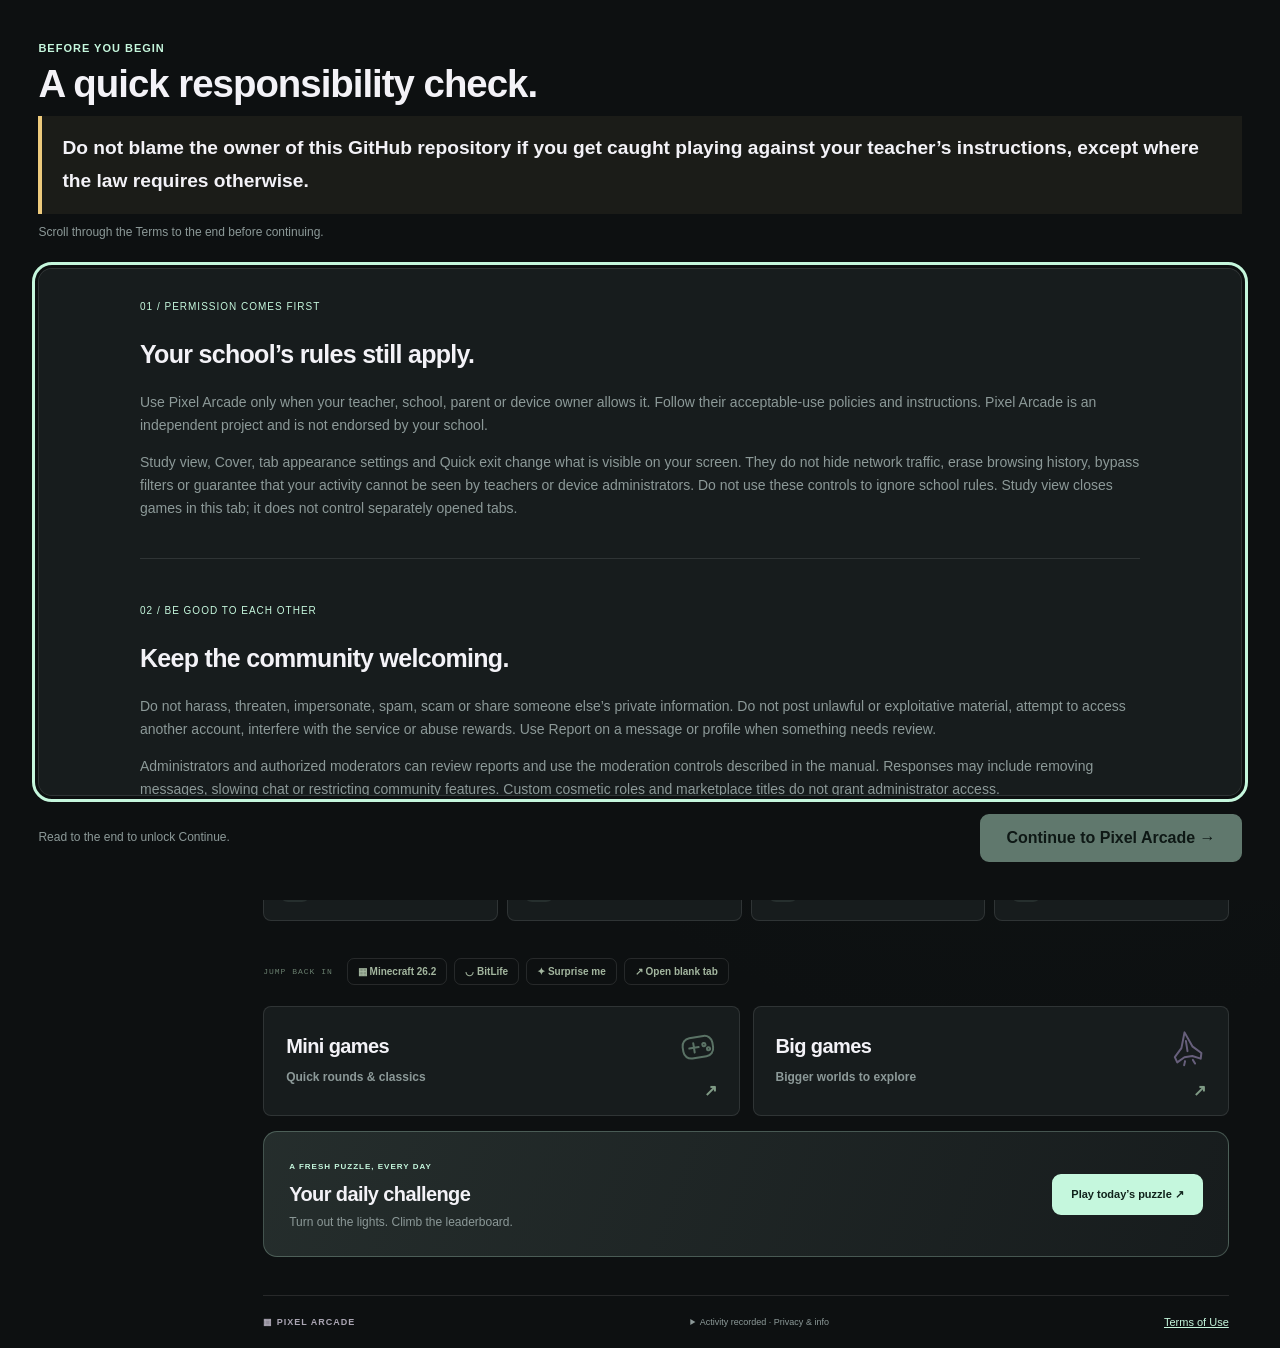
<file: index.html>
<!doctype html><html lang="en"><head><script>try{const t=localStorage.getItem('px-theme')||'dark';document.documentElement.dataset.theme=t==='system'?(matchMedia('(prefers-color-scheme: dark)').matches?'dark':'light'):t==='light'?'light':'dark'}catch{document.documentElement.dataset.theme='dark'}</script><script>window.pixelRequestedSection=location.hash.slice(1)</script><meta charset="utf-8"><meta name="viewport" content="width=device-width,initial-scale=1"><link id="site-icon" rel="icon" href="./icons-arcade.svg"><meta name="theme-color" content="#101014"><title>Pixel Arcade — Pick up & play</title><link rel="stylesheet" href="style.css?v=12"><link rel="stylesheet" href="appearance.css?v=2"><link rel="stylesheet" href="ai-chat.css?v=1"><link rel="stylesheet" href="calculator-advanced.css?v=1"><link rel="stylesheet" href="community.css?v=1"><link rel="stylesheet" href="colour-themes.css?v=1"><link rel="stylesheet" href="admin-panel.css?v=1"><link rel="stylesheet" href="social-hub.css?v=1"><link rel="stylesheet" href="account-security.css?v=1"><link rel="stylesheet" href="compact-ui.css?v=2"><link rel="stylesheet" href="onboarding.css?v=2"><link rel="stylesheet" href="welcome-intro.css?v=1"><link rel="stylesheet" href="icon-motion.css?v=1"><link rel="stylesheet" href="profile-ui.css?v=1"><link rel="stylesheet" href="marketplace.css?v=3"><link rel="stylesheet" href="browser-reliability.css?v=1"><link rel="stylesheet" href="school-tools.css?v=1"><link rel="stylesheet" href="study-workspace.css?v=3"><script>try{window.pixelTermsPending=localStorage.getItem("px-terms-read-2026-10-28-v2")!=="1"&&sessionStorage.getItem("px-terms-read-2026-10-28-v2")!=="1"}catch{window.pixelTermsPending=true}</script><link rel="stylesheet" href="refinement.css?v=1"><script async src="https://pagead2.googlesyndication.com/pagead/js/adsbygoogle.js?client=ca-pub-8632851454203675" crossorigin="anonymous"></script></head><body><aside id="side-nav"><a class="side-brand" href="#home"><span>▧</span><div>PIXEL<small>YOUR DOWNTIME, UPGRADED</small></div></a><div class="nav-label">EXPLORE</div><button class="side-link active" data-section="home"><span data-icon="home"></span>Home</button><button class="side-link" data-section="mini"><span data-icon="arcade"></span>Mini games<small id="mini-count">18</small></button><button class="side-link" data-section="big"><span data-icon="invaders"></span>Big games<small id="big-count">32</small></button><button class="side-link" data-section="apps"><span data-icon="globe"></span>Apps & browser</button><div class="nav-label">WATCH & LISTEN</div><button class="side-link" data-section="tv"><span data-icon="tv"></span>FrameX TV · Dev</button><button class="side-link" data-section="music"><span data-icon="music"></span>Spooftify</button><div class="nav-label">YOUR SPACE</div><button class="side-link" data-section="custom"><span data-icon="plus"></span>My games<small id="custom-count">0</small></button><button class="side-link" data-section="chat"><span data-icon="chat"></span>Arcade helper</button><div class="side-bottom"><button id="side-stats"><span data-icon="stats"></span>My stats</button><button id="side-settings"><span data-icon="settings"></span>Settings & cloaks</button><button id="side-tutorial"><span data-icon="help"></span>Tutorial</button><div class="side-status"><i></i> ALL SYSTEMS PLAY</div></div></aside><header><a class="brand" href="#">▦ <span>PIXEL<span class="muted">ARCADE</span></span></a><span class="headernote">SMALL GAMES. BIG ENERGY.</span><nav class="header-actions"><button id="tutorialview" aria-label="Tutorial">? <span>Tutorial</span></button><button id="settingsview" aria-label="Settings">⚙ <span>Settings</span></button><button id="statsview">◷ My stats</button><button id="accountview">☻ Account</button><button id="favview">♡ Favourites</button></nav></header><main><section id="apps-page" hidden><div class="eyebrow">ONE DOCK. ALL YOUR DESTINATIONS.</div><div class="apps-heading"><div><h1>Your everyday apps.</h1><p>Watch, play, listen, make something. Pick a destination below.</p></div><button id="apps-open-browser" class="primary">Open web browser ↗</button></div><p class="apps-service-note">Web apps use your selected Direct or Scramjet connection. Availability varies by site, embedding rules and network. NVIDIA and other services may need their own accounts.</p><div id="apps-grid"></div></section>
<section id="browser-page" hidden><div class="browser-heading"><div><span class="eyebrow">EXPLORE AT YOUR OWN PACE</span><h1>Pixel Browser<span class="browser-provider">Scramjet</span></h1></div><button id="browser-fullscreen" title="Expand browser" aria-label="Expand browser">⛶</button></div><div id="browser-workspace"><div class="browser-tabstrip"><div id="browser-tabs" role="tablist" aria-label="Browser tabs"></div><button id="browser-new-tab" aria-label="New browser tab" title="New tab">+</button></div><div class="browser-chrome"><span class="browser-mode-label">Browser</span><div class="browser-navigation"><button type="button" id="browser-back" aria-label="Previous entered address" title="Previous entered address" disabled>←</button><button type="button" id="browser-forward" aria-label="Next entered address" title="Next entered address" disabled>→</button><button type="button" id="browser-reload" aria-label="Reload page" title="Reload">↻</button><button type="button" id="browser-home" aria-label="Browser start page" title="Start page">⌂</button></div><form id="browser-form"><span class="address-mark" aria-hidden="true">◎</span><input id="browser-address" aria-label="Website address or search" placeholder="Search or enter a website…" autocomplete="off" spellcheck="false" required><button type="button" id="browser-bookmark" aria-label="Bookmark this website" title="Bookmark" disabled>☆</button><button type="submit" class="address-go" aria-label="Go to address">↵</button></form><details id="browser-menu"><summary aria-label="Browser options" title="Browser options">•••</summary><div class="browser-menu-content"><button id="browser-stop">Stop loading</button><button id="browser-open-blank">Open in blank tab ↗</button><div id="browser-links" hidden><span id="browser-external" hidden></span><span id="browser-direct" hidden></span></div><p>Back and forward follow addresses entered here. Navigation inside external pages is managed by the loaded website or provider.</p></div></details></div><div class="browser-bookmark-bar"><span>BOOKMARKS</span><div id="browser-bookmarks"></div><span id="browser-bookmark-hint">Save a favourite with ☆</span></div><div class="browser-connection-bar"><label for="browser-connection">Connection <select id="browser-connection"><option value="scramjet">Scramjet</option><option value="direct">Direct website</option></select></label><p id="browser-connection-note"></p><button id="browser-try-direct" type="button" hidden>Try Direct</button><button id="browser-retry" type="button" disabled>Retry</button></div><div id="browser-standby"><div class="browser-start-icon">◎</div><span class="eyebrow">YOUR NEXT DESTINATION</span><h2>A little curiosity<br>goes a long way.</h2><p>Search above or jump into a favourite.</p><div id="browser-start-apps"></div></div><div id="browser-viewport" hidden><iframe id="web-browser-frame" title="External Scramjet web browser" src="about:blank" allow="autoplay; fullscreen; encrypted-media; clipboard-write; gamepad" allowfullscreen sandbox="allow-scripts allow-same-origin allow-forms allow-popups allow-popups-to-escape-sandbox allow-downloads allow-pointer-lock allow-modals"></iframe></div><div class="browser-statusbar"><span class="browser-status-dot"></span><span id="browser-status" role="status">Ready when you are.</span><button id="browser-clear-bookmarks" title="Remove saved bookmarks">Clear bookmarks</button></div></div><p id="browser-feedback" role="status"></p></section><section id="notes-page" hidden><div class="eyebrow">A LITTLE SPACE FOR YOUR IDEAS</div><div class="apps-heading"><div><h1>Your scratchpad.</h1><p>Notes are saved on this browser.</p></div><button id="download-notes">Download .txt ↧</button></div><label class="sr-only" for="personal-notes">Your notes</label><textarea id="personal-notes" placeholder="Start writing something…" spellcheck="true"></textarea><p id="notes-status" role="status">Saved on this browser</p></section><section id="home-page"><div class="home-overline"><span><i></i> YOUR LITTLE CORNER OF THE INTERNET</span><time id="home-clock"></time></div><div class="home-intro"><div><p class="eyebrow">WELCOME TO PIXEL</p><h1>A good time.<br><em>One click away.</em></h1><p>Big adventures, small distractions, and your favourite sounds.<br>Where are we heading?</p></div><div class="home-emblem" aria-hidden="true">✦<span>PLAY / WATCH / LISTEN</span></div></div><section class="home-essentials" aria-label="Quick access"><div class="essentials-heading"><span class="eyebrow">RIGHT HERE, EVERY TIME</span><span>Play. Connect. Figure it out.</span></div><div id="home-tools"></div></section><form id="home-search-form"><span>⌕</span><input id="home-search" placeholder="Find your next favourite game…" aria-label="Search the arcade"><button class="primary">Find a game ↗</button></form><div class="quick-launch"><span>JUMP BACK IN</span><button data-quick="minecraft262">▦ Minecraft 26.2</button><button data-quick="bitlife">◡ BitLife</button><button id="home-random">✦ Surprise me</button><button id="home-blank">↗ Open blank tab</button></div><div class="destination-grid"><button class="destination-card mint" data-section="mini"><span class="destination-icon" data-icon="arcade"></span><span class="destination-meta">QUICK ROUNDS / CLASSIC HIGHS</span><h2>Mini games</h2><p>Little games. One more go.</p><span class="destination-arrow">↗</span></button><button class="destination-card lilac" data-section="big"><span class="destination-icon" data-icon="invaders"></span><span class="destination-meta">WORLDS WORTH GETTING LOST IN</span><h2>Big games</h2><p>Minecraft, GTA, BitLife & the original collection.</p><span class="destination-arrow">↗</span></button><button class="destination-card peach" data-section="tv"><span class="destination-icon" data-icon="tv"></span><span class="destination-meta">SOMETHING FOR THE WATCHLIST</span><h2>TV & movies</h2><p>Developer access · password required.</p><span class="destination-arrow">↗</span></button><button class="destination-card blue" data-section="music"><span class="destination-icon" data-icon="music"></span><span class="destination-meta">SET THE SOUNDTRACK</span><h2>Music</h2><p>Find your rhythm with Spooftify.</p><span class="destination-arrow">↗</span></button></div><div class="home-bottom"><div><span data-icon="plus"></span><p>Your arcade. Your picks.<small>Add a game link or upload an HTML game.</small></p></div><button id="home-add">Add a game +</button></div></section><section id="media-page" hidden><div class="eyebrow" id="media-label"></div><h1 id="media-heading"></h1><p id="media-description"></p><div id="media-art" aria-hidden="true"></div><div class="media-actions"><button id="media-play" class="primary">Open player ↗</button><button id="media-inline">Play inside this page</button><a hidden id="media-direct" target="_blank" rel="noopener noreferrer">Open source directly ↗</a></div><p id="media-note" class="stats-note"></p></section><section id="chat-page" hidden><div class="eyebrow">A LITTLE HELP GOES A LONG WAY</div><h2>Meet your arcade guide.</h2><p>Game recommendations, controls and help with your hub. A built-in guide with instant answers.</p><div class="chatbox"><div class="chat-top"><span data-icon="chat"></span><div><b>Pixel Guide</b><small>Catalogue & site help · built-in chatbot</small></div><button id="chat-clear">Clear chat</button></div><div id="chat-log" role="log" aria-live="polite"></div><div id="chat-suggestions"><button>Recommend a quick game</button><button>How do I add a game?</button><button>How does about:blank work?</button></div><form id="chat-form"><input id="chat-input" maxlength="500" aria-label="Message the arcade guide" placeholder="Ask about a game or the arcade…" required><button class="primary">Send ↗</button></form></div></section><section class="hero" id="library-hero" hidden><div class="herocopy"><div class="eyebrow">YOUR NEXT HIGH SCORE STARTS HERE</div><h1>Less loading.<br>More <em>playing.</em></h1><p>Your original favourites, plus games from across the web.<br>Pick a classic or find your next obsession.</p><button class="primary" id="blankhub">Open arcade in about:blank ↗</button><button class="hero-secondary" id="random">Surprise me</button><span class="heronote">49 games · External embeds · Saved playtime</span></div><div class="heroart" aria-hidden="true"><div class="orbit"></div><div class="pixel p1"></div><div class="pixel p2"></div><div class="pixel p3"></div><div class="pixel p4"></div><div class="bigicon">✦</div><span class="floatlabel">INSERT SOME FUN</span><span class="scorelabel">HIGH SCORE<br><b>00,2048</b></span></div></section><p id="globalfeedback" role="status"></p><section class="catalog" id="library-page" hidden><div class="sectiontop"><div><div class="eyebrow" id="library-label">THE COLLECTION</div><h2><span class="heading-label" id="library-title">Find your game</span><span id="count">49</span></h2></div><div class="library-tools"><button id="addgameview">+ Add game</button><input id="search" type="search" placeholder="⌕  Search games…" aria-label="Search games"></div></div><div class="filters" id="filters"></div><div id="grid"></div><p id="empty" hidden>No games found. Try another search.</p></section><footer><span class="brand">▦ PIXEL ARCADE</span><span>External games by their respective creators.</span><span class="activity-note">Visits and signed-in activity are recorded for site administration. Passwords remain private.</span><span>Network availability depends on your school’s settings.</span></footer></main><dialog id="player"><div class="playhead"><div><small id="category"></small><h2 id="gametitle"></h2></div><div><button id="blankgame">↗ New blank tab</button><button id="focusgame">⌨ Focus game</button><button id="fullscreen">⛶ Fullscreen</button><button id="restart">↻ Restart</button><button id="close" aria-label="Close game">✕</button></div></div><div class="gameinfo"><p id="instructions"></p><b id="score">Ready</b></div><div id="stage"></div><div id="pad" hidden><button data-key="ArrowLeft">←</button><button data-key="ArrowUp">↑</button><button data-key="ArrowDown">↓</button><button data-key="ArrowRight">→</button><button data-key=" ">Action</button></div><div class="player-links"><a hidden id="directlink" target="_blank" rel="noopener noreferrer">Open game directly ↗</a><button id="copyembed">Copy embed code</button><span id="sessiontime">0:00 played</span></div><p id="trackingnote" class="savehint"></p><p id="launchfeedback" role="status"></p></dialog><dialog id="account"><div class="playhead"><h2>Your player account</h2><button class="close-dialog" aria-label="Close account">✕</button></div><div id="accountcontent"></div></dialog><dialog id="stats"><div class="playhead"><div><small>YOUR ARCADE, BY THE NUMBERS</small><h2>Player stats</h2></div><button class="close-dialog" aria-label="Close stats">✕</button></div><div id="statscontent"></div></dialog><dialog id="addgame"><div class="playhead"><div><small>BUILD YOUR OWN COLLECTION</small><h2>Add a game</h2></div><button class="close-dialog" aria-label="Close add game">✕</button></div><form id="addgameform" class="add-game-form"><label for="newgamename">Game name</label><input id="newgamename" required maxlength="80" placeholder="What are we playing?"><div class="form-row"><div><label for="newgamesize">Collection</label><select id="newgamesize"><option value="mini">Mini games</option><option value="big">Big games</option></select></div><div><label for="newgametype">Add with</label><select id="newgametype"><option value="url">URL or iframe embed code</option><option value="html">HTML file or pasted HTML</option></select></div></div><div id="newgame-url-fields"><label for="newgameurl">Game URL or iframe embed code</label><textarea id="newgameurl" rows="3" placeholder="https://example.com/game/ or &lt;iframe src=…&gt;"></textarea></div><div id="newgame-html-fields" hidden><label for="newgamefile">Upload a .html file (up to 50 MB)</label><input id="newgamefile" type="file" accept=".html,.htm,text/html"><label for="newgamehtml">Or paste a complete HTML game</label><textarea id="newgamehtml" rows="6" placeholder="&lt;!doctype html&gt;…"></textarea></div><label for="newgamecover">Cover image URL (optional)</label><input id="newgamecover" type="url" placeholder="https://example.com/cover.jpg"><p class="stats-note">Your custom game collection is saved on this browser. Uploaded HTML runs in an isolated player. Some games need their original host to load assets or save progress.</p><button type="submit" class="primary">Add to my games +</button><p id="addgamefeedback" role="status" class="feedback"></p></form></dialog><dialog id="settings"><div class="playhead"><div><small>MAKE IT YOURS</small><h2>Launcher settings</h2></div><button class="close-dialog" aria-label="Close settings">✕</button></div>
<form id="settingsform"><div class="setting-row"><label for="launchmode">Game launch mode<small>Choose where clicking a game takes you.</small></label><select id="launchmode"><option value="blank">New about:blank tab</option><option value="inline">Inside this page</option></select></div>
<div class="setting-row"><label for="tabtitle">Tab title<small>Applies to the hub and blank tabs.</small></label><input id="tabtitle" maxlength="70" placeholder="Pixel Arcade"></div>
<div class="presets"><span>Quick presets</span><button type="button" data-preset="arcade">Arcade</button><button type="button" data-preset="notes">Notes</button><button type="button" data-preset="google">Google</button><button type="button" data-preset="sentral">Sentral</button></div>
<div class="setting-row"><label for="tabicon">Tab icon</label><select id="tabicon"><option value="arcade">Arcade controller</option><option value="notes">Notes page</option><option value="blank">Blank icon</option><option value="google">Google</option><option value="sentral">Sentral</option><option value="custom">Custom URL</option></select></div>
<div class="setting-row" id="customiconrow" hidden><label for="customicon">Custom icon URL</label><input id="customicon" type="url" placeholder="https://example.com/icon.png"></div>
<div class="setting-row"><label for="invisible">Blank tab when unfocused<small>Temporarily clears the title and icon when you leave the tab.</small></label><input id="invisible" type="checkbox"></div>
<div class="setting-row"><label for="reflection">Reflection dimming<small>Dims the arcade for a less visible screen.</small></label><input id="reflection" type="checkbox"></div>
<div class="setting-row"><label for="panicenabled">Escape quick-switch<small>Works when the hub or blank-tab toolbar has keyboard focus.</small></label><input id="panicenabled" type="checkbox"></div>
<div class="setting-row"><label for="panicurl">Quick-switch destination</label><input id="panicurl" type="url" placeholder="https://classroom.google.com"></div>
<p class="stats-note">External games receive their own keyboard input. Click the blank-tab toolbar before using Escape, or use its Quick switch button. These visual settings don’t hide traffic from network monitoring.</p>
<div class="settings-actions"><button class="primary" type="submit">Save settings</button><button id="resetsettings" type="button">Reset defaults</button></div><p id="settingsfeedback" role="status" class="feedback"></p></form></dialog>
<dialog id="tutorial"><div class="playhead"><div><small>GET PLAYING IN A MINUTE</small><h2>Your arcade field guide</h2></div><button class="close-dialog" aria-label="Close tutorial">✕</button></div><div class="tutorial-steps">
<article><b>01</b><div><h3>Find your next game</h3><p>Use the side menu for Mini Games, Big Games, TV, Music and My Games. Search or use the hearts to save favourites. The original Solus games are in Big Games.</p></div></article>
<article><b>02</b><div><h3>Launch into a blank tab</h3><p>Click a game to open an about:blank tab with the game filling the whole page. Use the Controls menu for fullscreen, restart, quick-switch or returning to the library. Allow pop-ups for this site if your browser blocks it. Choose “Inside this page” in Settings for the embedded overlay.</p></div></article>
<article><b>03</b><div><h3>Style your tab</h3><p>Settings lets you choose a tab title, icon, blank-on-unfocus mode and reflection dimming. Enable Escape quick-switch and choose its destination. The Controls menu in a game tab includes a Quick switch button.</p></div></article>
<article><b>04</b><div><h3>Keep your playtime</h3><p>Open Account and create an arcade username and password. My stats shows total time, sessions and time per game. Time counts while the player is open and the tab is visible, including menus and loading.</p></div></article>
<article><b>05</b><div><h3>Bring your friends</h3><p>Open Pixel Chat and sign in with your arcade account in the Account panel. You automatically join the public Pixel Community lobby. Everyone with an arcade account can chat there. You can also create a private server and share its invite code with friends. Server owners create channels, remove members and pin messages. Chat supports text, emoji reactions, editing and search; voice and video calls are not included.</p></div></article><article><b>06</b><div><h3>Think, calculate, play</h3><p>Calculator includes scientific maths, graphing, equations, statistics and unit conversion. In Chess Club, choose a bot and colour, click a piece to see legal moves, then click its destination. Hints, undo, promotion choices and PGN export are available. Bot Elo labels are approximate.</p></div></article></div><div class="tutorial-bottom"><p>Use Apps & browser for the app dock and external web browser. Vice City now uses GTA Browser’s built-in setup. Its first load downloads game data into browser storage. Add your own URL or HTML game from My Games. The Arcade helper can recommend games and explain these features. Games and saves belong to their external hosts. Some providers block embedding or go offline, in which case a game may be unavailable. about:blank doesn’t bypass network filters or conceal traffic.</p><button class="primary" id="tutorialdone">Let’s play ↗</button></div></dialog>
<script src="icons.js?v=8"></script><script src="privacy.js?v=15"></script><script src="appearance.js?v=2"></script><script src="catalog.js?v=12"></script><script src="colour-themes.js?v=1"></script><script src="api-client.js?v=connection-3"></script><script src="hub.js?v=24"></script><script src="account-security.js?v=1"></script><script src="extras.js?v=10"></script><script src="browser-state.js?v=9"></script><script src="apps.js?v=10"></script><script src="community.js?v=market-4"></script><script src="calculator.js?v=10"></script><script src="calculator-advanced.js?v=1"></script><script src="activity.js?v=1"></script><script src="pages-bridge.js?v=2"></script><script type="module" src="tools.js?v=refine-18"></script></body></html>
</file>
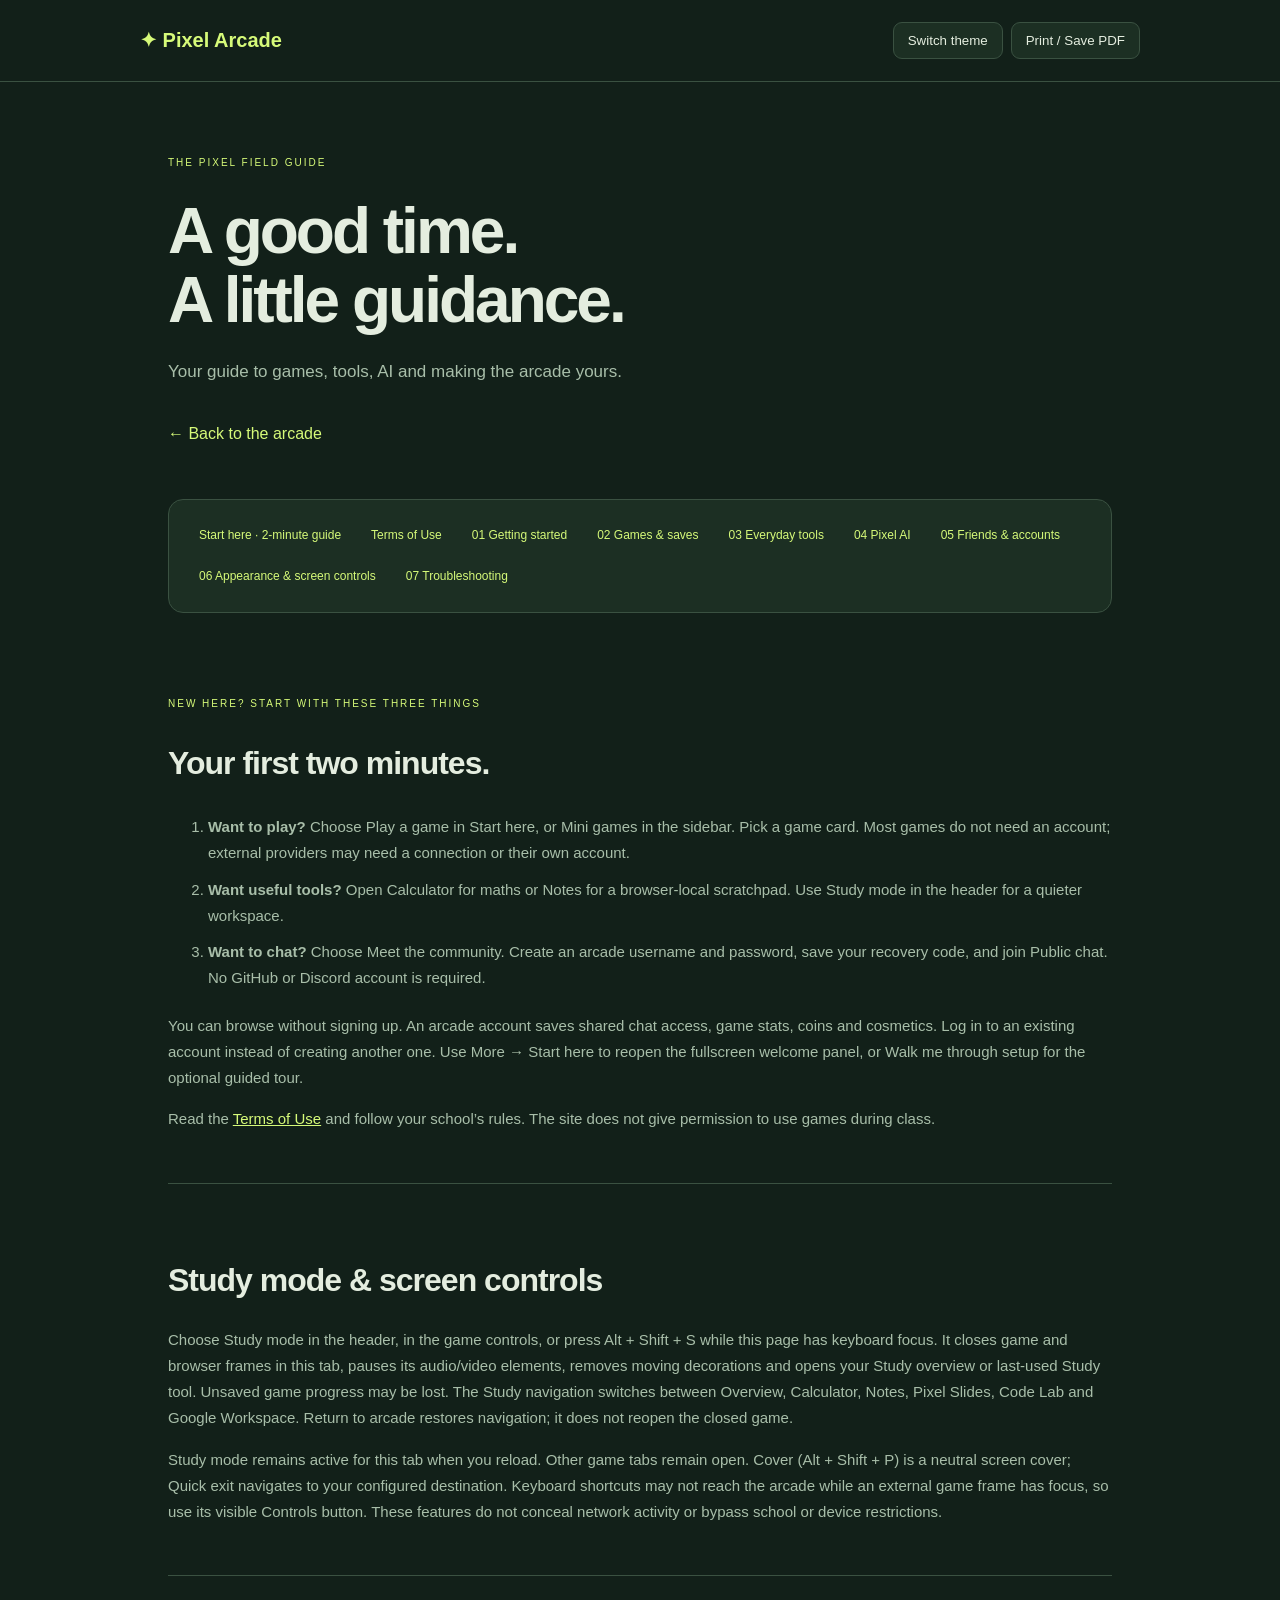
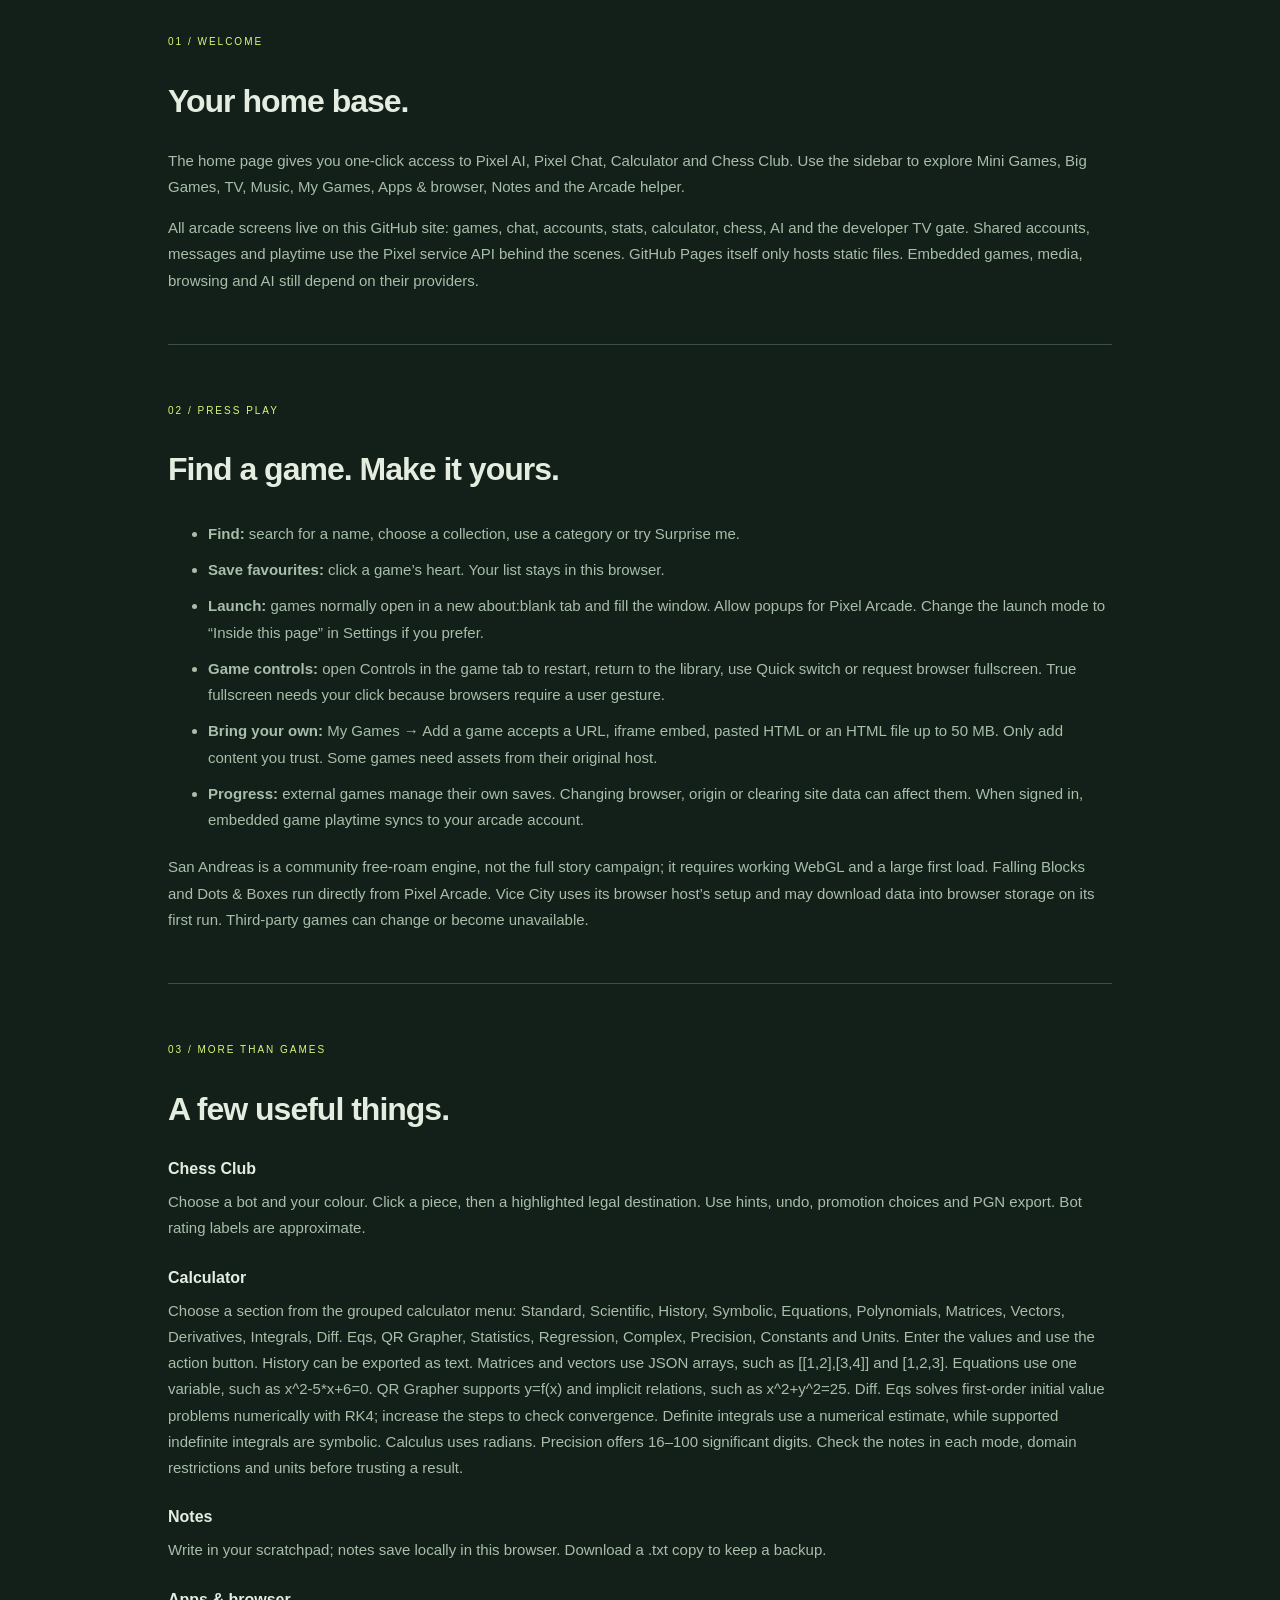
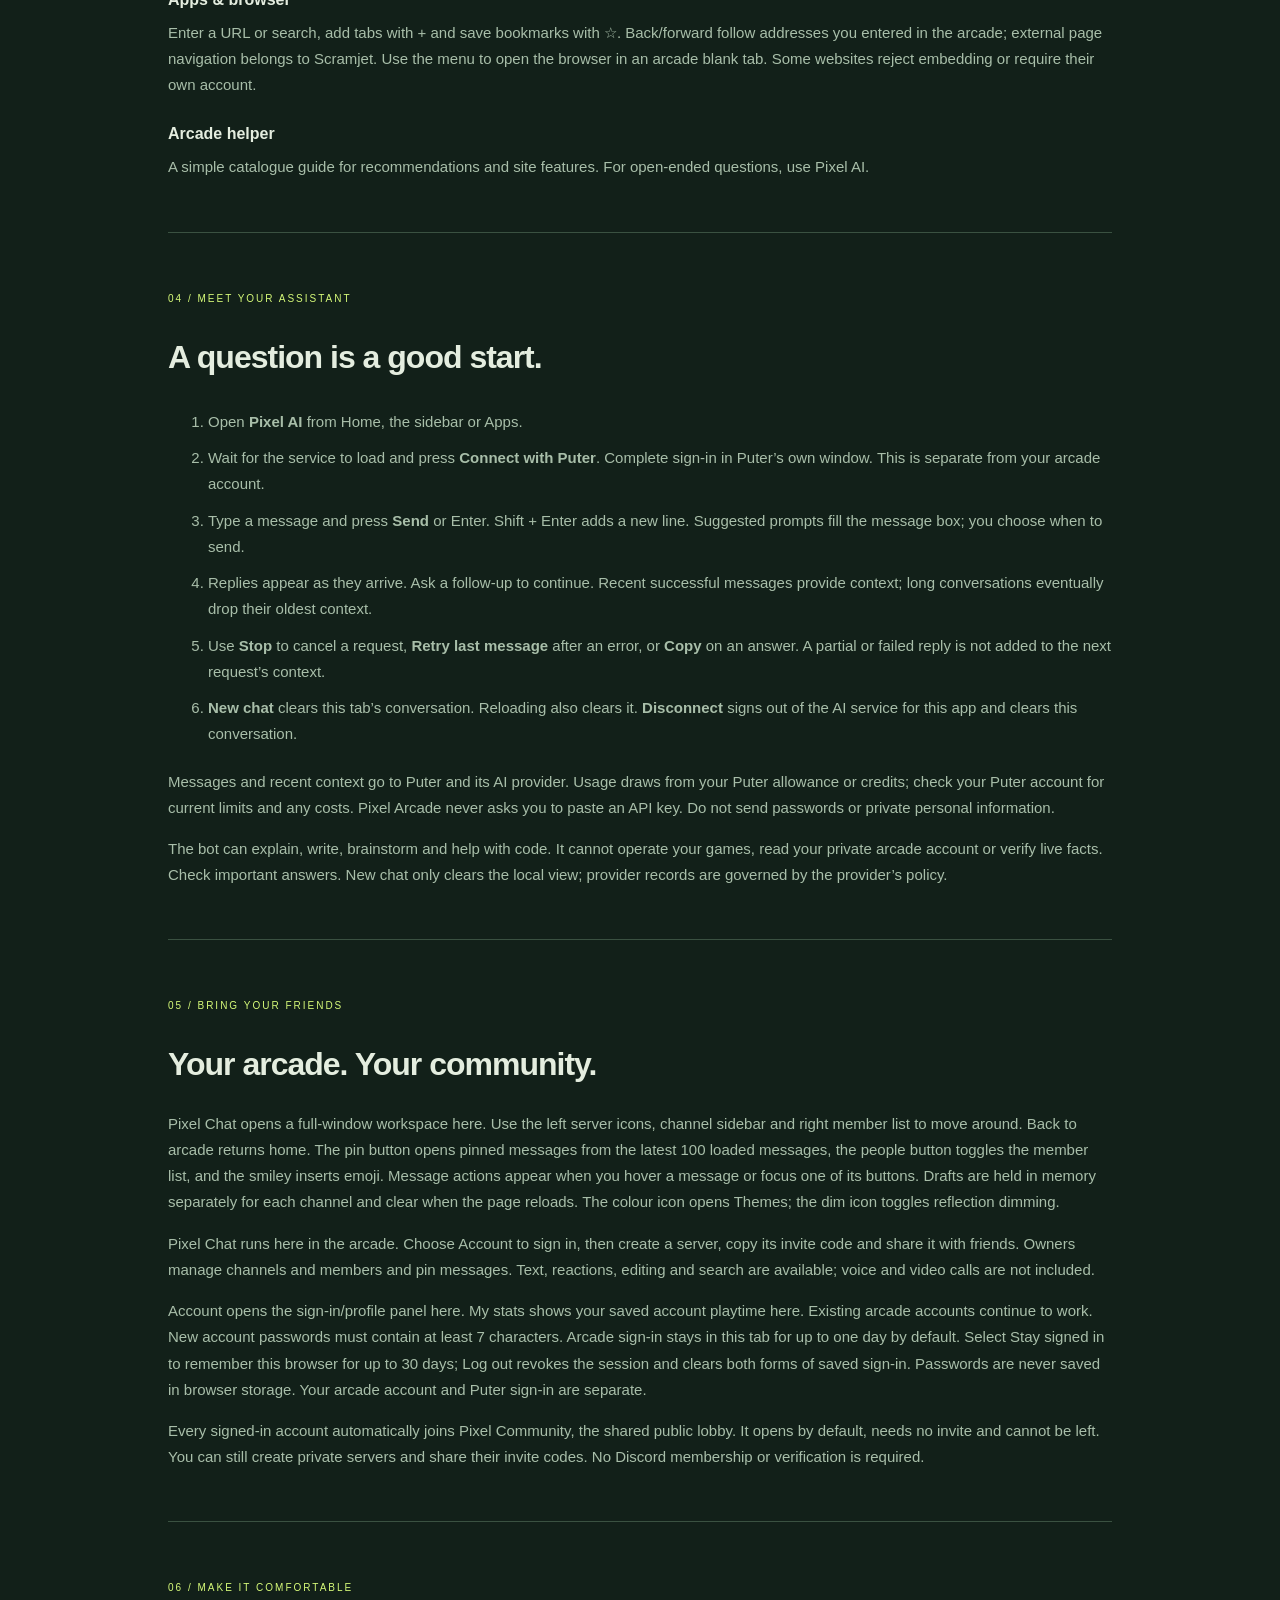
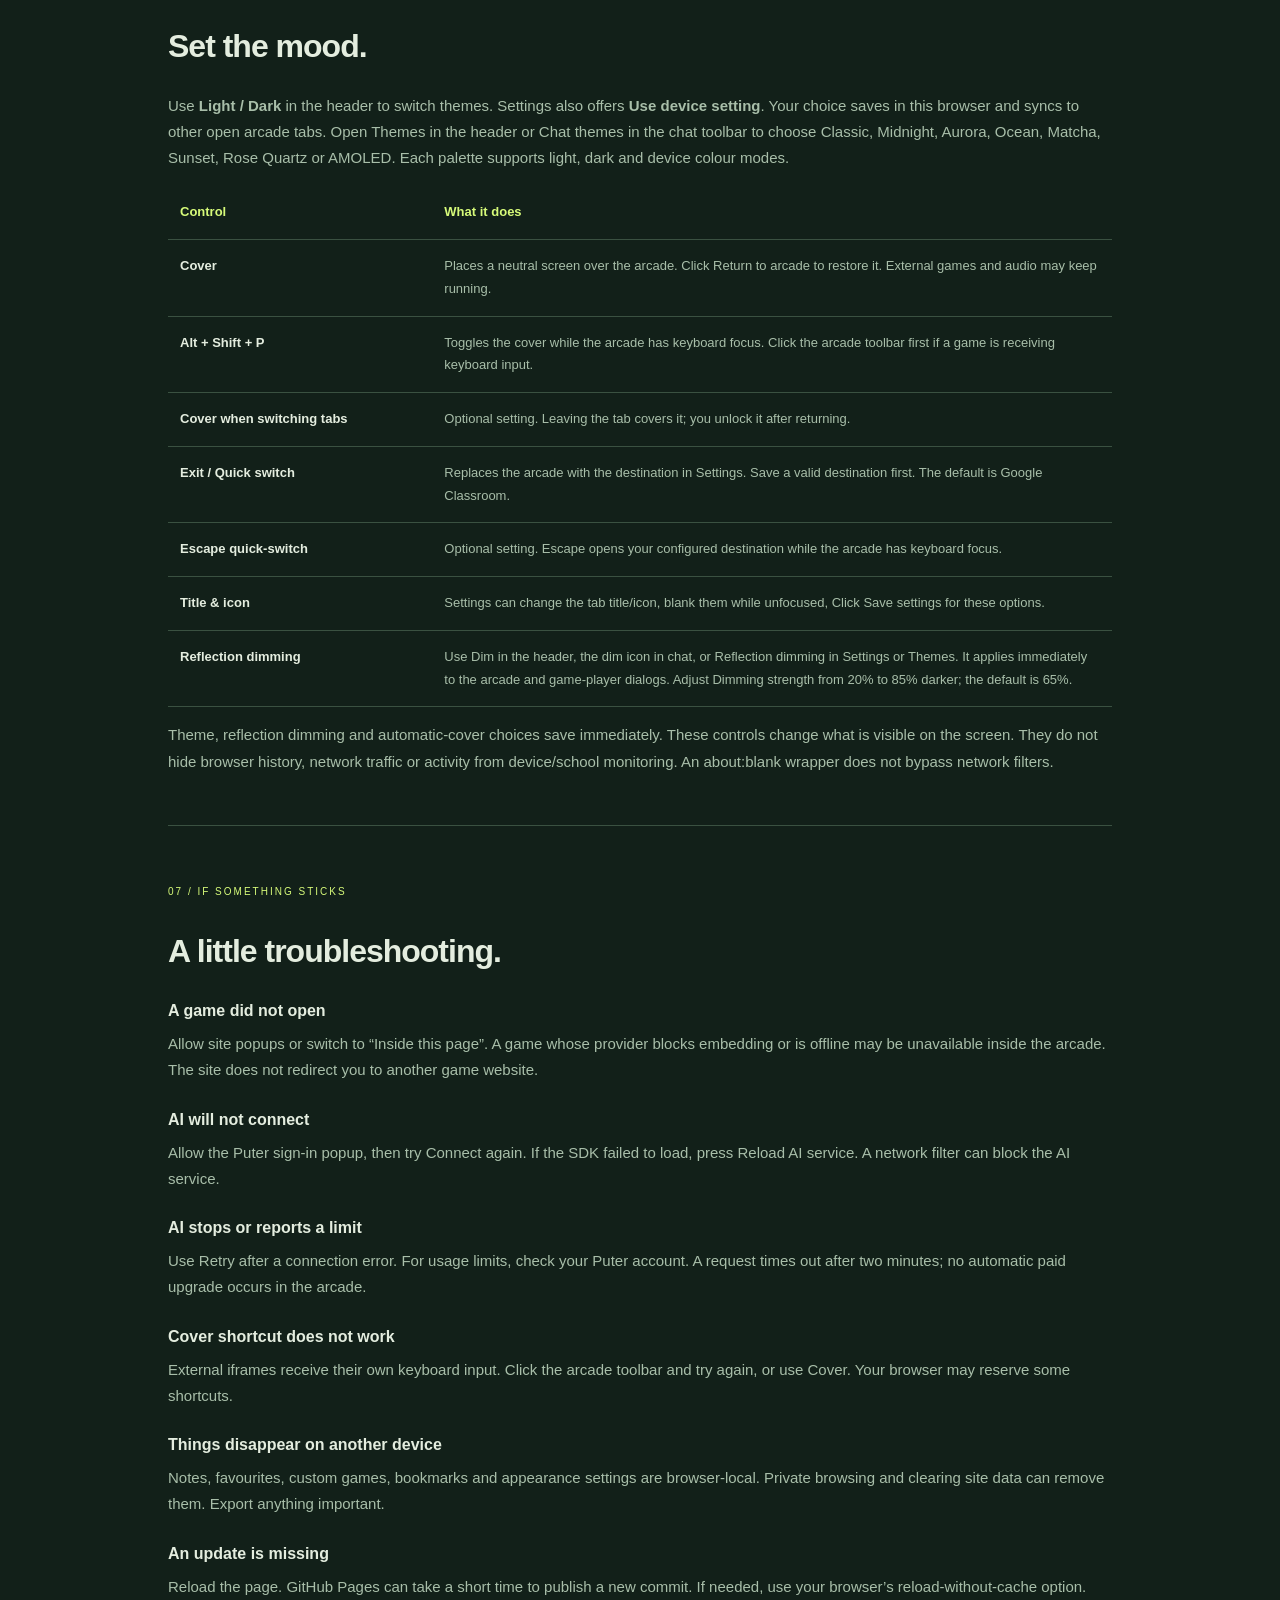
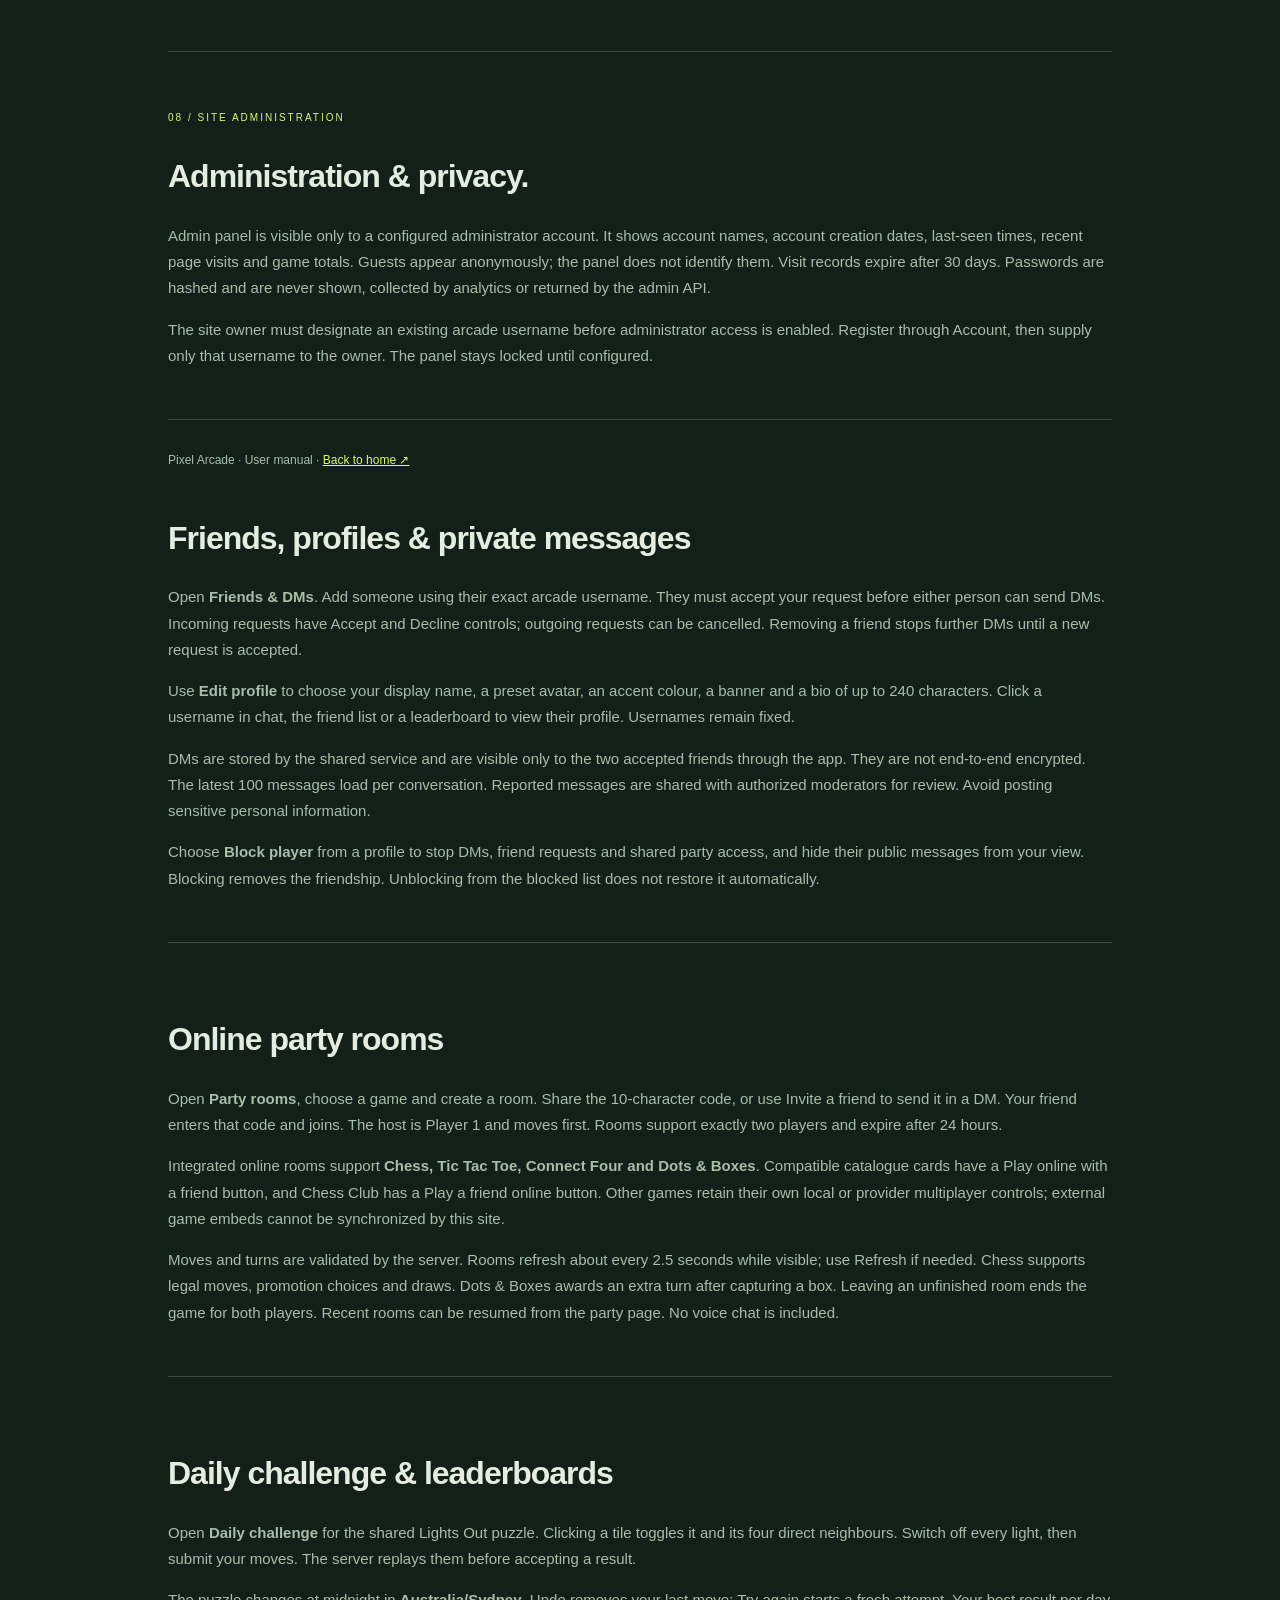
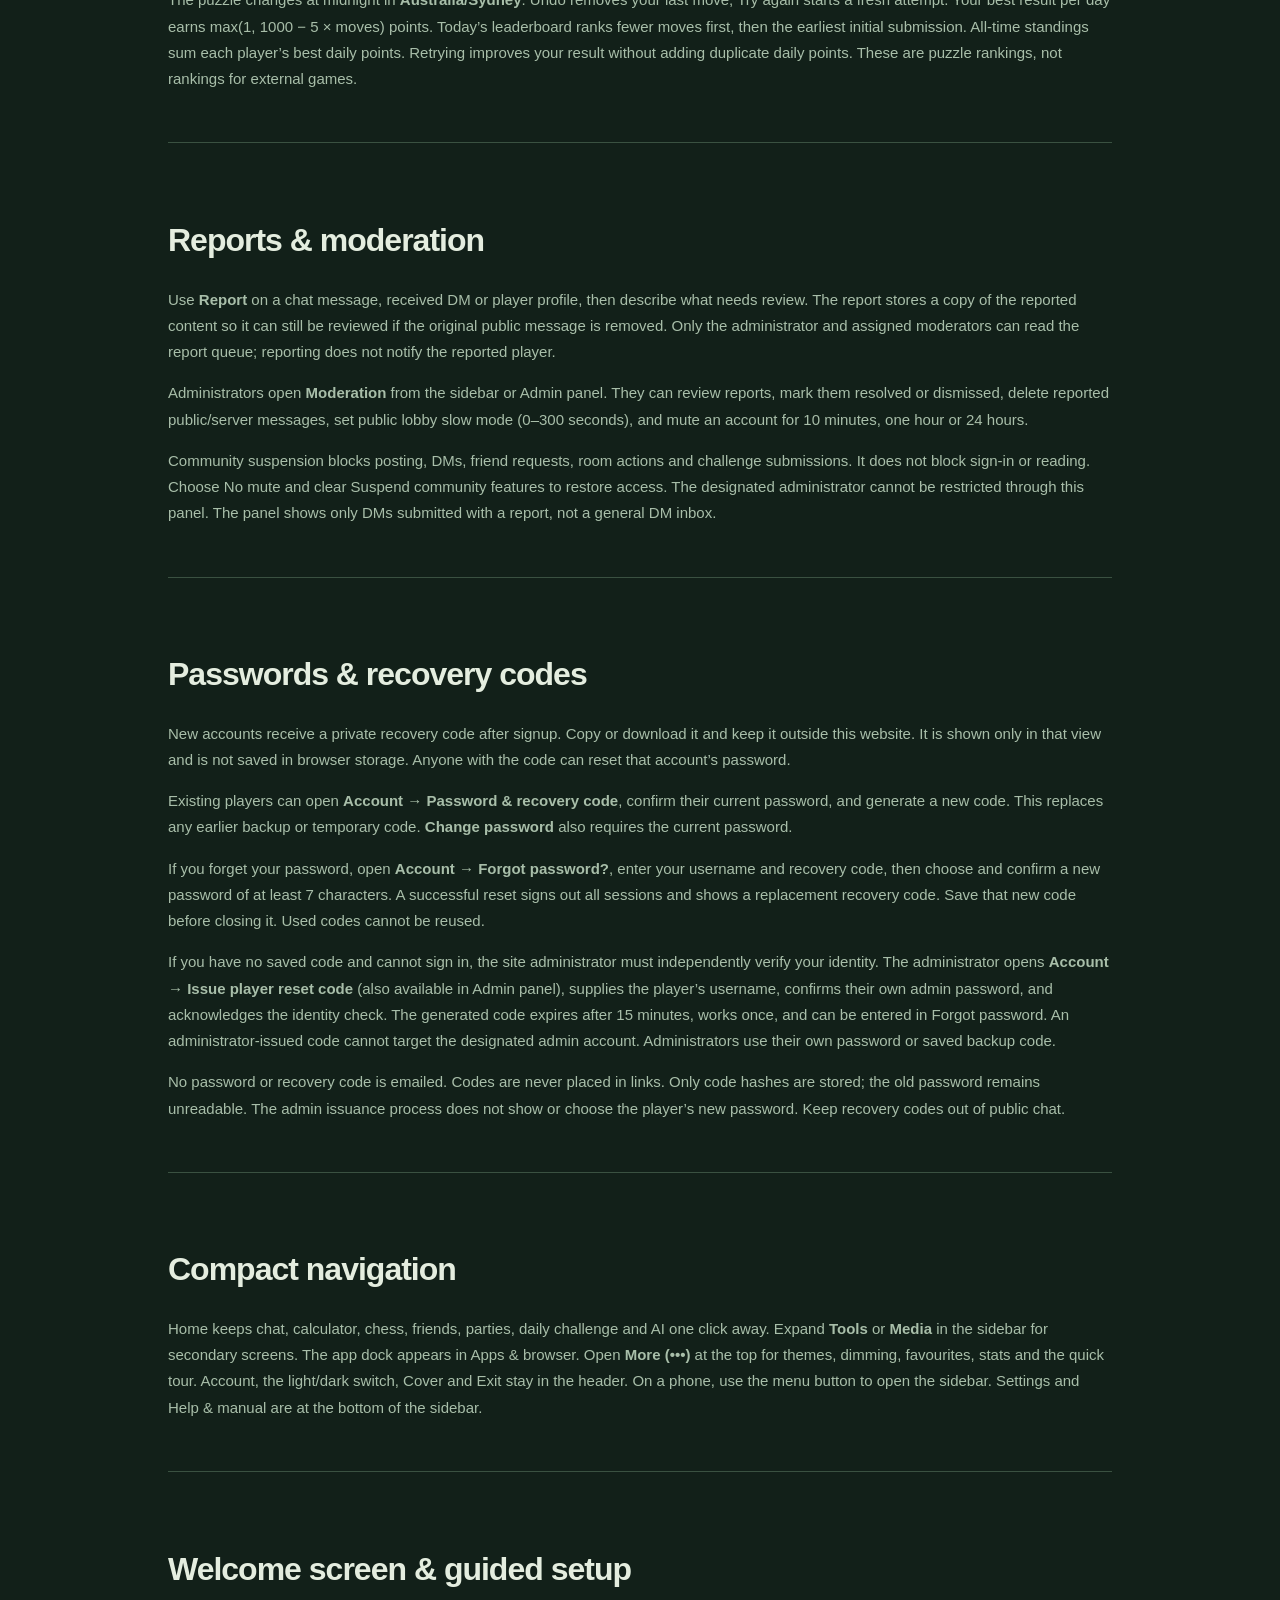
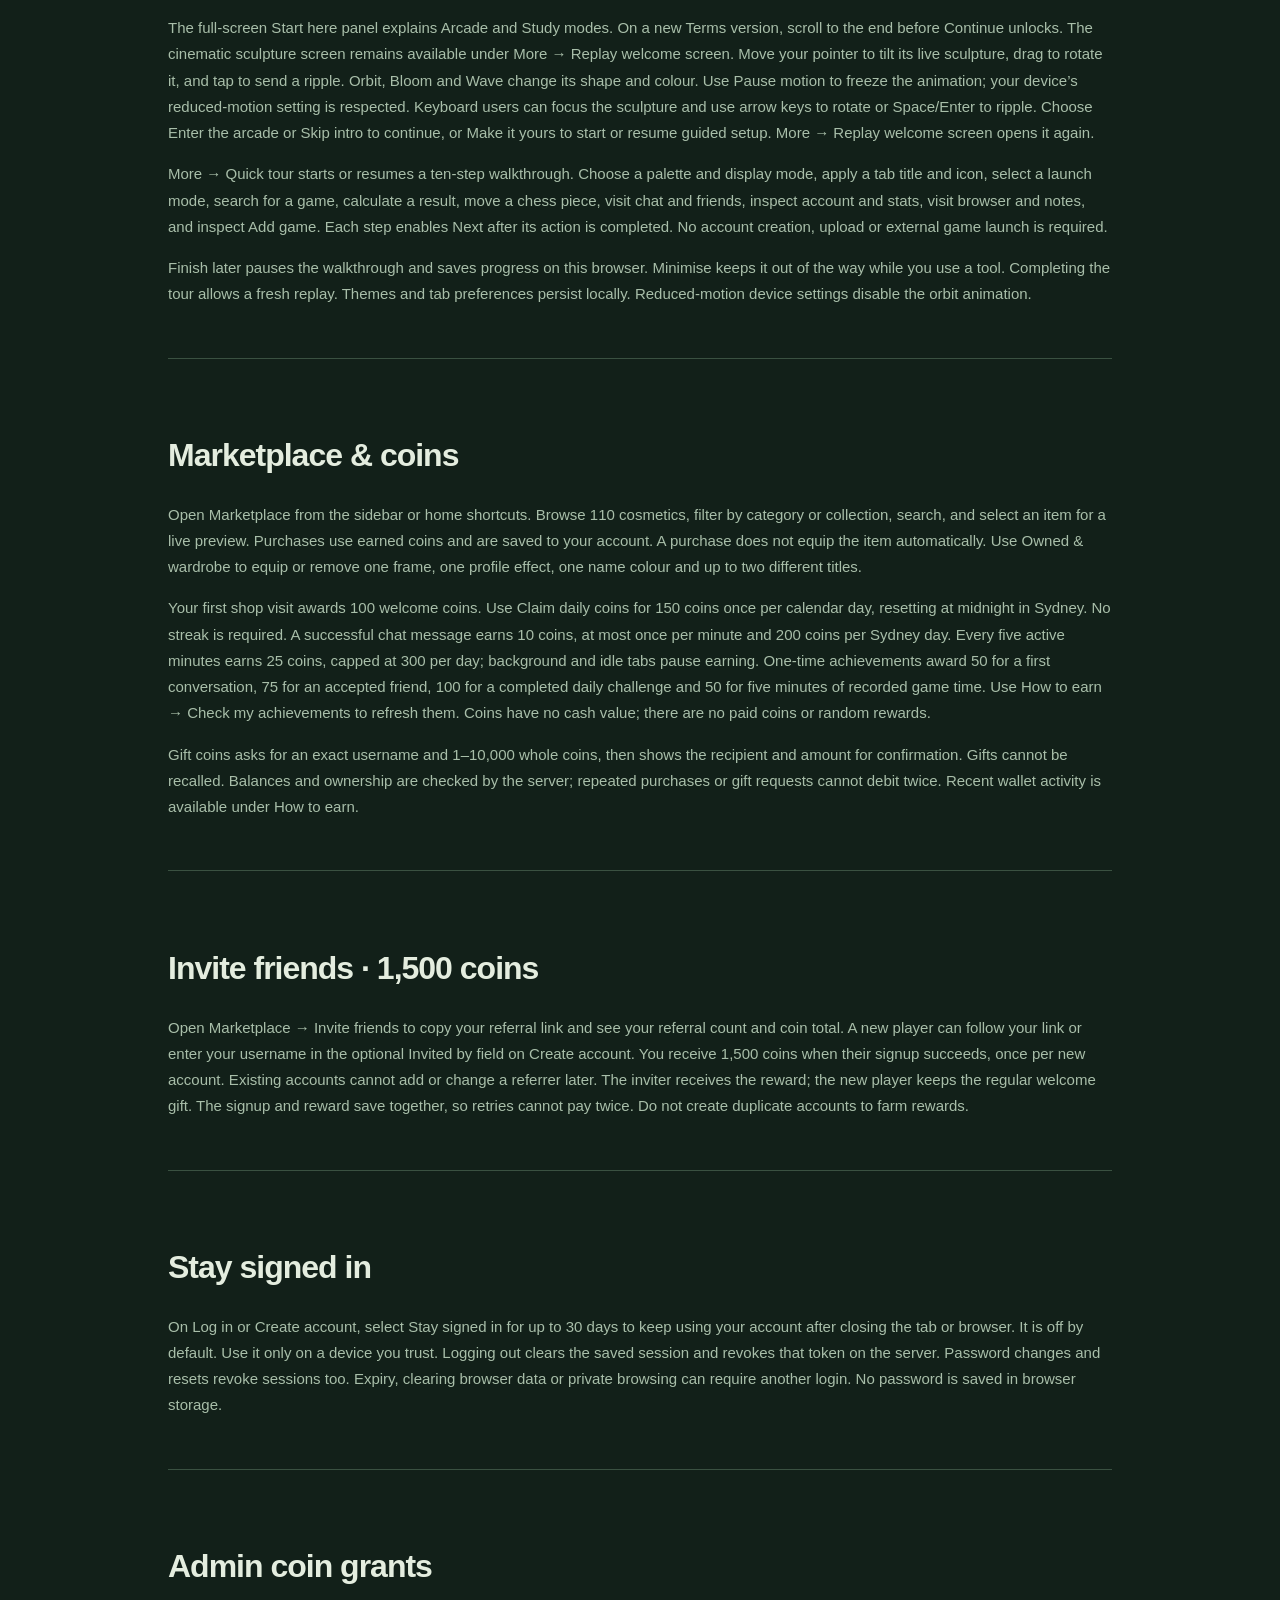
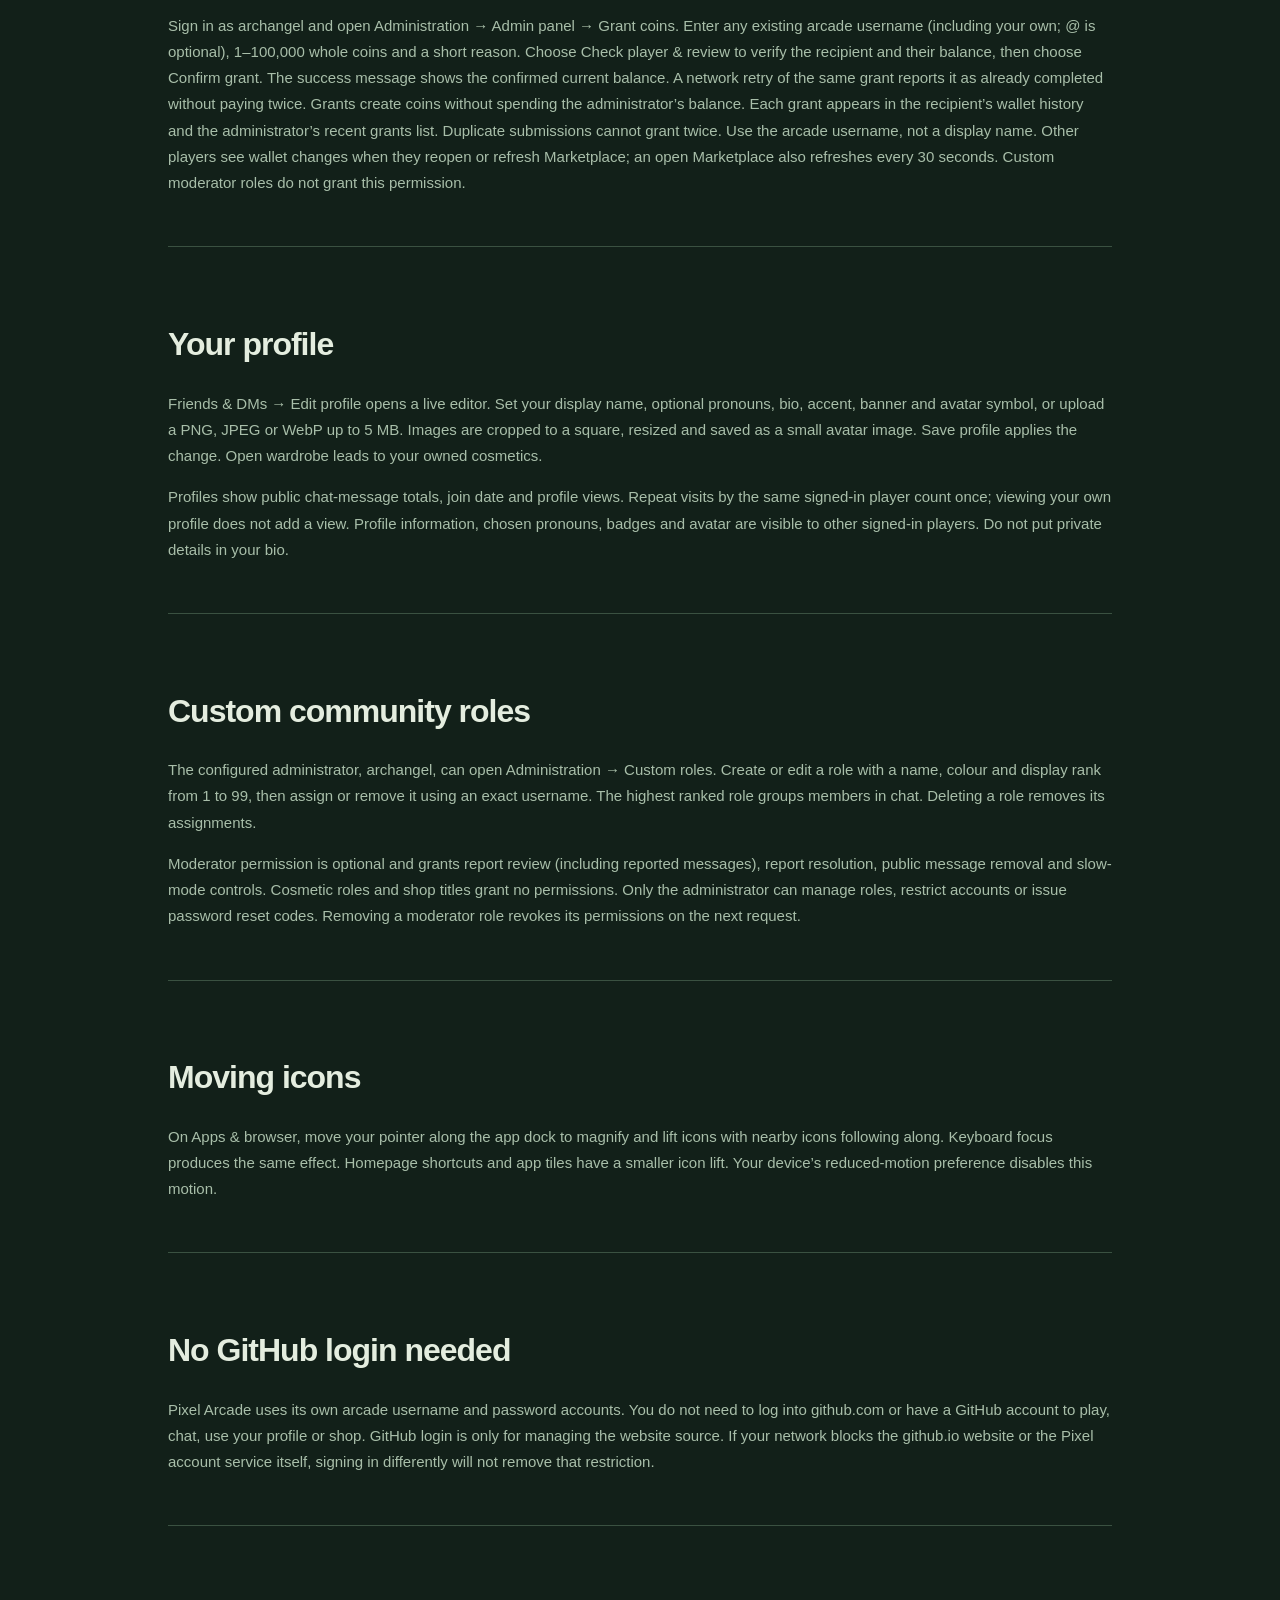
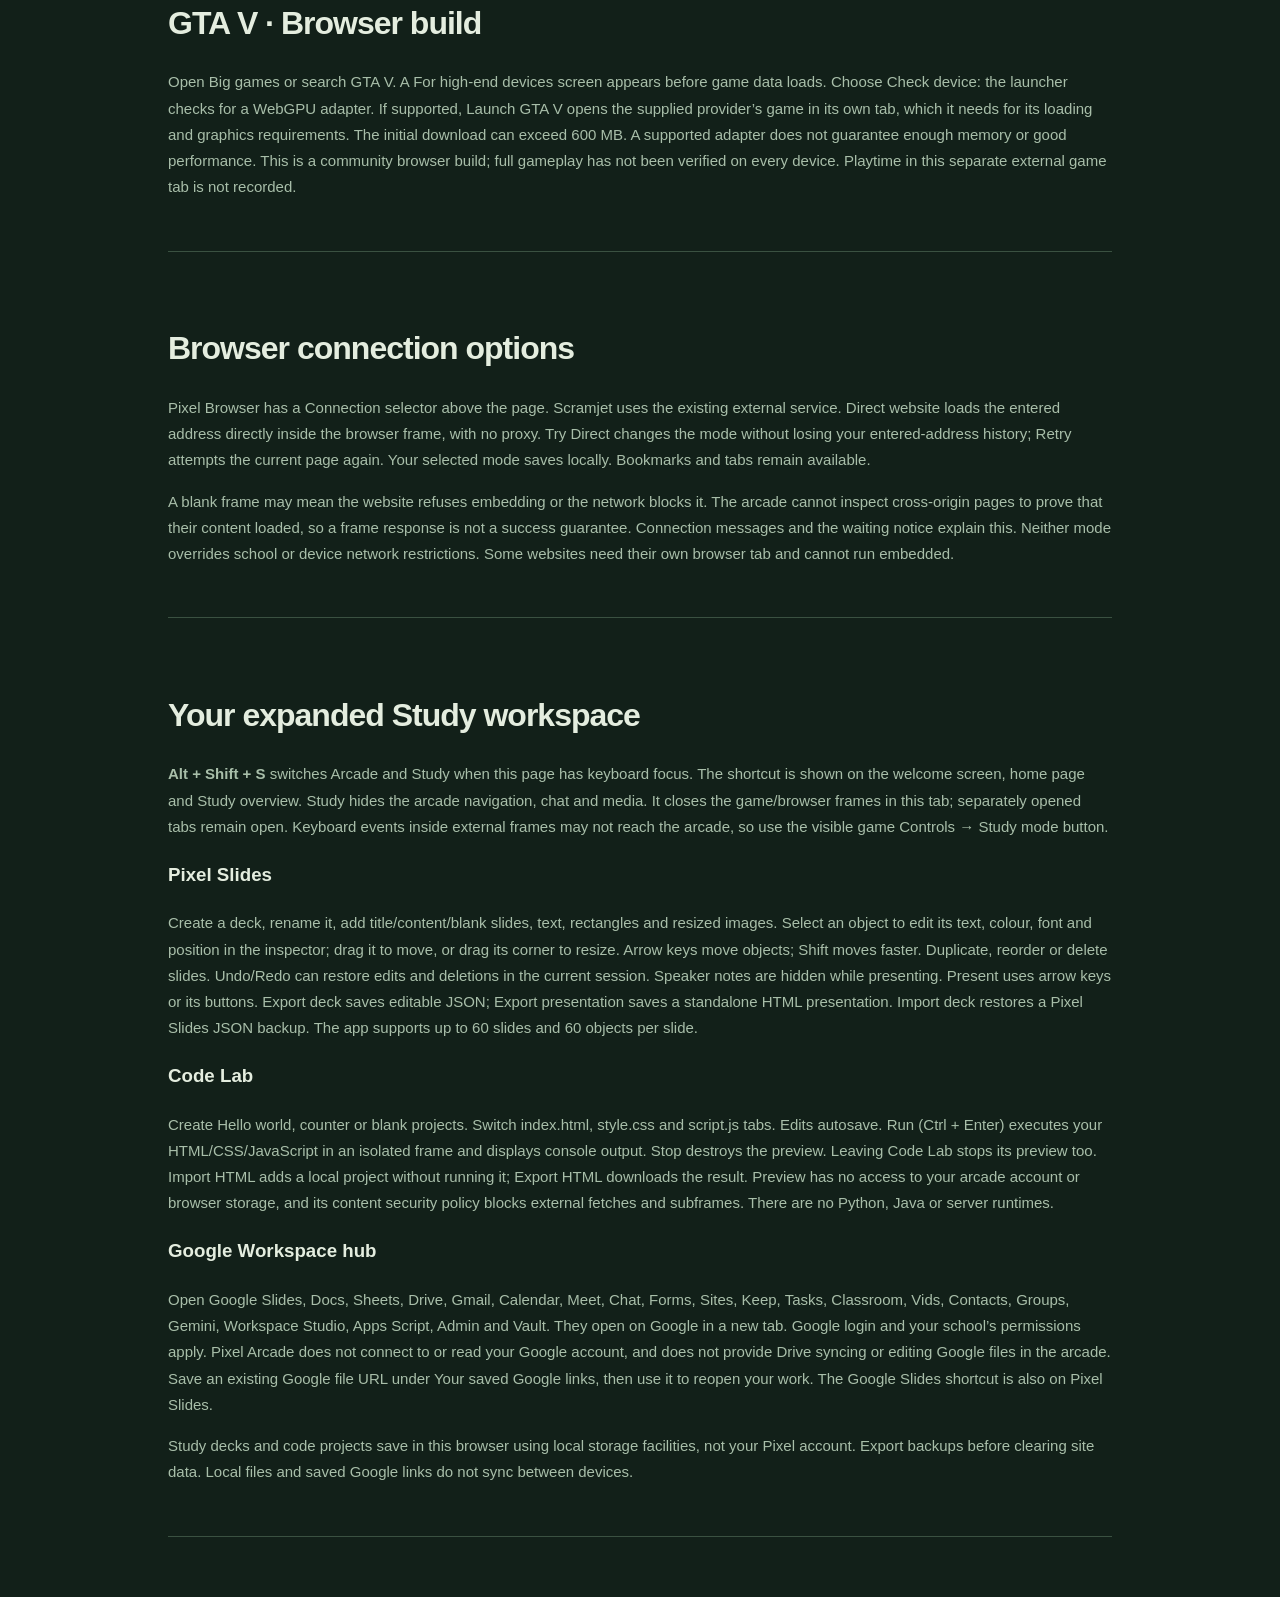
<file: manual.html>
<!doctype html><html lang="en"><head><meta charset="utf-8"><meta name="viewport" content="width=device-width, initial-scale=1"><title>Pixel Arcade · User manual</title><script>try{let m=localStorage.getItem('px-theme')||'dark';document.documentElement.dataset.theme=m==='system'?(matchMedia('(prefers-color-scheme: dark)').matches?'dark':'light'):m}catch{}</script><link rel="stylesheet" href="manual.css"><script async src="https://pagead2.googlesyndication.com/pagead/js/adsbygoogle.js?client=ca-pub-8632851454203675" crossorigin="anonymous"></script></head><body><header><a href="index.html">✦ Pixel Arcade</a><div><button id="manual-theme" type="button">Switch theme</button><button onclick="window.print()">Print / Save PDF</button></div></header><main><div class="manual-intro"><span>THE PIXEL FIELD GUIDE</span><h1>A good time.<br>A little guidance.</h1><p>Your guide to games, tools, AI and making the arcade yours.</p><a class="return" href="index.html">← Back to the arcade</a></div><nav aria-label="Guide contents"><a href="#new-user">Start here · 2-minute guide</a><a href="terms.html">Terms of Use</a><a href="#start">01 Getting started</a><a href="#games">02 Games & saves</a><a href="#tools">03 Everyday tools</a><a href="#ai">04 Pixel AI</a><a href="#community">05 Friends & accounts</a><a href="#appearance">06 Appearance & screen controls</a><a href="#trouble">07 Troubleshooting</a></nav>
<section id="new-user"><small>NEW HERE? START WITH THESE THREE THINGS</small><h2>Your first two minutes.</h2><ol><li><strong>Want to play?</strong> Choose Play a game in Start here, or Mini games in the sidebar. Pick a game card. Most games do not need an account; external providers may need a connection or their own account.</li><li><strong>Want useful tools?</strong> Open Calculator for maths or Notes for a browser-local scratchpad. Use Study mode in the header for a quieter workspace.</li><li><strong>Want to chat?</strong> Choose Meet the community. Create an arcade username and password, save your recovery code, and join Public chat. No GitHub or Discord account is required.</li></ol><p>You can browse without signing up. An arcade account saves shared chat access, game stats, coins and cosmetics. Log in to an existing account instead of creating another one. Use More → Start here to reopen the fullscreen welcome panel, or Walk me through setup for the optional guided tour.</p><p>Read the <a href="terms.html">Terms of Use</a> and follow your school’s rules. The site does not give permission to use games during class.</p></section><section id="study-view"><h2>Study mode &amp; screen controls</h2><p>Choose Study mode in the header, in the game controls, or press Alt + Shift + S while this page has keyboard focus. It closes game and browser frames in this tab, pauses its audio/video elements, removes moving decorations and opens your Study overview or last-used Study tool. Unsaved game progress may be lost. The Study navigation switches between Overview, Calculator, Notes, Pixel Slides, Code Lab and Google Workspace. Return to arcade restores navigation; it does not reopen the closed game.</p><p>Study mode remains active for this tab when you reload. Other game tabs remain open. Cover (Alt + Shift + P) is a neutral screen cover; Quick exit navigates to your configured destination. Keyboard shortcuts may not reach the arcade while an external game frame has focus, so use its visible Controls button. These features do not conceal network activity or bypass school or device restrictions.</p></section><section id="start"><small>01 / WELCOME</small><h2>Your home base.</h2><p>The home page gives you one-click access to Pixel AI, Pixel Chat, Calculator and Chess Club. Use the sidebar to explore Mini Games, Big Games, TV, Music, My Games, Apps & browser, Notes and the Arcade helper.</p><p>All arcade screens live on this GitHub site: games, chat, accounts, stats, calculator, chess, AI and the developer TV gate. Shared accounts, messages and playtime use the Pixel service API behind the scenes. GitHub Pages itself only hosts static files. Embedded games, media, browsing and AI still depend on their providers.</p></section>
<section id="games"><small>02 / PRESS PLAY</small><h2>Find a game. Make it yours.</h2><ul><li><b>Find:</b> search for a name, choose a collection, use a category or try Surprise me.</li><li><b>Save favourites:</b> click a game’s heart. Your list stays in this browser.</li><li><b>Launch:</b> games normally open in a new about:blank tab and fill the window. Allow popups for Pixel Arcade. Change the launch mode to “Inside this page” in Settings if you prefer.</li><li><b>Game controls:</b> open Controls in the game tab to restart, return to the library, use Quick switch or request browser fullscreen. True fullscreen needs your click because browsers require a user gesture.</li><li><b>Bring your own:</b> My Games → Add a game accepts a URL, iframe embed, pasted HTML or an HTML file up to 50 MB. Only add content you trust. Some games need assets from their original host.</li><li><b>Progress:</b> external games manage their own saves. Changing browser, origin or clearing site data can affect them. When signed in, embedded game playtime syncs to your arcade account.</li></ul><p>San Andreas is a community free-roam engine, not the full story campaign; it requires working WebGL and a large first load. Falling Blocks and Dots & Boxes run directly from Pixel Arcade. Vice City uses its browser host’s setup and may download data into browser storage on its first run. Third-party games can change or become unavailable.</p></section>
<section id="tools"><small>03 / MORE THAN GAMES</small><h2>A few useful things.</h2><dl><dt>Chess Club</dt><dd>Choose a bot and your colour. Click a piece, then a highlighted legal destination. Use hints, undo, promotion choices and PGN export. Bot rating labels are approximate.</dd><dt>Calculator</dt><dd>Choose a section from the grouped calculator menu: Standard, Scientific, History, Symbolic, Equations, Polynomials, Matrices, Vectors, Derivatives, Integrals, Diff. Eqs, QR Grapher, Statistics, Regression, Complex, Precision, Constants and Units. Enter the values and use the action button. History can be exported as text. Matrices and vectors use JSON arrays, such as [[1,2],[3,4]] and [1,2,3]. Equations use one variable, such as x^2-5*x+6=0. QR Grapher supports y=f(x) and implicit relations, such as x^2+y^2=25. Diff. Eqs solves first-order initial value problems numerically with RK4; increase the steps to check convergence. Definite integrals use a numerical estimate, while supported indefinite integrals are symbolic. Calculus uses radians. Precision offers 16–100 significant digits. Check the notes in each mode, domain restrictions and units before trusting a result.</dd><dt>Notes</dt><dd>Write in your scratchpad; notes save locally in this browser. Download a .txt copy to keep a backup.</dd><dt>Apps & browser</dt><dd>Enter a URL or search, add tabs with + and save bookmarks with ☆. Back/forward follow addresses you entered in the arcade; external page navigation belongs to Scramjet. Use the menu to open the browser in an arcade blank tab. Some websites reject embedding or require their own account.</dd><dt>Arcade helper</dt><dd>A simple catalogue guide for recommendations and site features. For open-ended questions, use Pixel AI.</dd></dl></section>
<section id="ai"><small>04 / MEET YOUR ASSISTANT</small><h2>A question is a good start.</h2><ol><li>Open <b>Pixel AI</b> from Home, the sidebar or Apps.</li><li>Wait for the service to load and press <b>Connect with Puter</b>. Complete sign-in in Puter’s own window. This is separate from your arcade account.</li><li>Type a message and press <b>Send</b> or Enter. Shift + Enter adds a new line. Suggested prompts fill the message box; you choose when to send.</li><li>Replies appear as they arrive. Ask a follow-up to continue. Recent successful messages provide context; long conversations eventually drop their oldest context.</li><li>Use <b>Stop</b> to cancel a request, <b>Retry last message</b> after an error, or <b>Copy</b> on an answer. A partial or failed reply is not added to the next request’s context.</li><li><b>New chat</b> clears this tab’s conversation. Reloading also clears it. <b>Disconnect</b> signs out of the AI service for this app and clears this conversation.</li></ol><p>Messages and recent context go to Puter and its AI provider. Usage draws from your Puter allowance or credits; check your Puter account for current limits and any costs. Pixel Arcade never asks you to paste an API key. Do not send passwords or private personal information.</p><p>The bot can explain, write, brainstorm and help with code. It cannot operate your games, read your private arcade account or verify live facts. Check important answers. New chat only clears the local view; provider records are governed by the provider’s policy.</p></section>
<section id="community"><small>05 / BRING YOUR FRIENDS</small><h2>Your arcade. Your community.</h2><p>Pixel Chat opens a full-window workspace here. Use the left server icons, channel sidebar and right member list to move around. Back to arcade returns home. The pin button opens pinned messages from the latest 100 loaded messages, the people button toggles the member list, and the smiley inserts emoji. Message actions appear when you hover a message or focus one of its buttons. Drafts are held in memory separately for each channel and clear when the page reloads. The colour icon opens Themes; the dim icon toggles reflection dimming.</p><p>Pixel Chat runs here in the arcade. Choose Account to sign in, then create a server, copy its invite code and share it with friends. Owners manage channels and members and pin messages. Text, reactions, editing and search are available; voice and video calls are not included.</p><p>Account opens the sign-in/profile panel here. My stats shows your saved account playtime here. Existing arcade accounts continue to work. New account passwords must contain at least 7 characters. Arcade sign-in stays in this tab for up to one day by default. Select Stay signed in to remember this browser for up to 30 days; Log out revokes the session and clears both forms of saved sign-in. Passwords are never saved in browser storage. Your arcade account and Puter sign-in are separate.</p><p>Every signed-in account automatically joins Pixel Community, the shared public lobby. It opens by default, needs no invite and cannot be left. You can still create private servers and share their invite codes. No Discord membership or verification is required.</p></section>
<section id="appearance"><small>06 / MAKE IT COMFORTABLE</small><h2>Set the mood.</h2><p>Use <b>Light / Dark</b> in the header to switch themes. Settings also offers <b>Use device setting</b>. Your choice saves in this browser and syncs to other open arcade tabs. Open Themes in the header or Chat themes in the chat toolbar to choose Classic, Midnight, Aurora, Ocean, Matcha, Sunset, Rose Quartz or AMOLED. Each palette supports light, dark and device colour modes.</p><table><thead><tr><th>Control</th><th>What it does</th></tr></thead><tbody><tr><td>Cover</td><td>Places a neutral screen over the arcade. Click Return to arcade to restore it. External games and audio may keep running.</td></tr><tr><td>Alt + Shift + P</td><td>Toggles the cover while the arcade has keyboard focus. Click the arcade toolbar first if a game is receiving keyboard input.</td></tr><tr><td>Cover when switching tabs</td><td>Optional setting. Leaving the tab covers it; you unlock it after returning.</td></tr><tr><td>Exit / Quick switch</td><td>Replaces the arcade with the destination in Settings. Save a valid destination first. The default is Google Classroom.</td></tr><tr><td>Escape quick-switch</td><td>Optional setting. Escape opens your configured destination while the arcade has keyboard focus.</td></tr><tr><td>Title & icon</td><td>Settings can change the tab title/icon, blank them while unfocused, Click Save settings for these options.</td></tr><tr><td>Reflection dimming</td><td>Use Dim in the header, the dim icon in chat, or Reflection dimming in Settings or Themes. It applies immediately to the arcade and game-player dialogs. Adjust Dimming strength from 20% to 85% darker; the default is 65%.</td></tr></tbody></table><p>Theme, reflection dimming and automatic-cover choices save immediately. These controls change what is visible on the screen. They do not hide browser history, network traffic or activity from device/school monitoring. An about:blank wrapper does not bypass network filters.</p></section>
<section id="trouble"><small>07 / IF SOMETHING STICKS</small><h2>A little troubleshooting.</h2><dl><dt>A game did not open</dt><dd>Allow site popups or switch to “Inside this page”. A game whose provider blocks embedding or is offline may be unavailable inside the arcade. The site does not redirect you to another game website.</dd><dt>AI will not connect</dt><dd>Allow the Puter sign-in popup, then try Connect again. If the SDK failed to load, press Reload AI service. A network filter can block the AI service.</dd><dt>AI stops or reports a limit</dt><dd>Use Retry after a connection error. For usage limits, check your Puter account. A request times out after two minutes; no automatic paid upgrade occurs in the arcade.</dd><dt>Cover shortcut does not work</dt><dd>External iframes receive their own keyboard input. Click the arcade toolbar and try again, or use Cover. Your browser may reserve some shortcuts.</dd><dt>Things disappear on another device</dt><dd>Notes, favourites, custom games, bookmarks and appearance settings are browser-local. Private browsing and clearing site data can remove them. Export anything important.</dd><dt>An update is missing</dt><dd>Reload the page. GitHub Pages can take a short time to publish a new commit. If needed, use your browser’s reload-without-cache option.</dd></dl></section><section id="admin"><small>08 / SITE ADMINISTRATION</small><h2>Administration & privacy.</h2><p>Admin panel is visible only to a configured administrator account. It shows account names, account creation dates, last-seen times, recent page visits and game totals. Guests appear anonymously; the panel does not identify them. Visit records expire after 30 days. Passwords are hashed and are never shown, collected by analytics or returned by the admin API.</p><p>The site owner must designate an existing arcade username before administrator access is enabled. Register through Account, then supply only that username to the owner. The panel stays locked until configured.</p></section><footer>Pixel Arcade · User manual · <a href="index.html">Back to home ↗</a></footer><section id="social"><h2>Friends, profiles & private messages</h2><p>Open <strong>Friends & DMs</strong>. Add someone using their exact arcade username. They must accept your request before either person can send DMs. Incoming requests have Accept and Decline controls; outgoing requests can be cancelled. Removing a friend stops further DMs until a new request is accepted.</p><p>Use <strong>Edit profile</strong> to choose your display name, a preset avatar, an accent colour, a banner and a bio of up to 240 characters. Click a username in chat, the friend list or a leaderboard to view their profile. Usernames remain fixed.</p><p>DMs are stored by the shared service and are visible only to the two accepted friends through the app. They are not end-to-end encrypted. The latest 100 messages load per conversation. Reported messages are shared with authorized moderators for review. Avoid posting sensitive personal information.</p><p>Choose <strong>Block player</strong> from a profile to stop DMs, friend requests and shared party access, and hide their public messages from your view. Blocking removes the friendship. Unblocking from the blocked list does not restore it automatically.</p></section>
<section id="parties"><h2>Online party rooms</h2><p>Open <strong>Party rooms</strong>, choose a game and create a room. Share the 10-character code, or use Invite a friend to send it in a DM. Your friend enters that code and joins. The host is Player 1 and moves first. Rooms support exactly two players and expire after 24 hours.</p><p>Integrated online rooms support <strong>Chess, Tic Tac Toe, Connect Four and Dots & Boxes</strong>. Compatible catalogue cards have a Play online with a friend button, and Chess Club has a Play a friend online button. Other games retain their own local or provider multiplayer controls; external game embeds cannot be synchronized by this site.</p><p>Moves and turns are validated by the server. Rooms refresh about every 2.5 seconds while visible; use Refresh if needed. Chess supports legal moves, promotion choices and draws. Dots & Boxes awards an extra turn after capturing a box. Leaving an unfinished room ends the game for both players. Recent rooms can be resumed from the party page. No voice chat is included.</p></section>
<section id="challenges"><h2>Daily challenge & leaderboards</h2><p>Open <strong>Daily challenge</strong> for the shared Lights Out puzzle. Clicking a tile toggles it and its four direct neighbours. Switch off every light, then submit your moves. The server replays them before accepting a result.</p><p>The puzzle changes at midnight in <strong>Australia/Sydney</strong>. Undo removes your last move; Try again starts a fresh attempt. Your best result per day earns max(1, 1000 − 5 × moves) points. Today’s leaderboard ranks fewer moves first, then the earliest initial submission. All-time standings sum each player’s best daily points. Retrying improves your result without adding duplicate daily points. These are puzzle rankings, not rankings for external games.</p></section>
<section id="moderation"><h2>Reports & moderation</h2><p>Use <strong>Report</strong> on a chat message, received DM or player profile, then describe what needs review. The report stores a copy of the reported content so it can still be reviewed if the original public message is removed. Only the administrator and assigned moderators can read the report queue; reporting does not notify the reported player.</p><p>Administrators open <strong>Moderation</strong> from the sidebar or Admin panel. They can review reports, mark them resolved or dismissed, delete reported public/server messages, set public lobby slow mode (0–300 seconds), and mute an account for 10 minutes, one hour or 24 hours.</p><p>Community suspension blocks posting, DMs, friend requests, room actions and challenge submissions. It does not block sign-in or reading. Choose No mute and clear Suspend community features to restore access. The designated administrator cannot be restricted through this panel. The panel shows only DMs submitted with a report, not a general DM inbox.</p></section><section id="password-reset"><h2>Passwords & recovery codes</h2><p>New accounts receive a private recovery code after signup. Copy or download it and keep it outside this website. It is shown only in that view and is not saved in browser storage. Anyone with the code can reset that account’s password.</p><p>Existing players can open <strong>Account → Password & recovery code</strong>, confirm their current password, and generate a new code. This replaces any earlier backup or temporary code. <strong>Change password</strong> also requires the current password.</p><p>If you forget your password, open <strong>Account → Forgot password?</strong>, enter your username and recovery code, then choose and confirm a new password of at least 7 characters. A successful reset signs out all sessions and shows a replacement recovery code. Save that new code before closing it. Used codes cannot be reused.</p><p>If you have no saved code and cannot sign in, the site administrator must independently verify your identity. The administrator opens <strong>Account → Issue player reset code</strong> (also available in Admin panel), supplies the player’s username, confirms their own admin password, and acknowledges the identity check. The generated code expires after 15 minutes, works once, and can be entered in Forgot password. An administrator-issued code cannot target the designated admin account. Administrators use their own password or saved backup code.</p><p>No password or recovery code is emailed. Codes are never placed in links. Only code hashes are stored; the old password remains unreadable. The admin issuance process does not show or choose the player’s new password. Keep recovery codes out of public chat.</p></section><section id="navigation"><h2>Compact navigation</h2><p>Home keeps chat, calculator, chess, friends, parties, daily challenge and AI one click away. Expand <strong>Tools</strong> or <strong>Media</strong> in the sidebar for secondary screens. The app dock appears in Apps &amp; browser. Open <strong>More (•••)</strong> at the top for themes, dimming, favourites, stats and the quick tour. Account, the light/dark switch, Cover and Exit stay in the header. On a phone, use the menu button to open the sidebar. Settings and Help &amp; manual are at the bottom of the sidebar.</p></section><section id="welcome-setup"><h2>Welcome screen &amp; guided setup</h2><p>The full-screen Start here panel explains Arcade and Study modes. On a new Terms version, scroll to the end before Continue unlocks. The cinematic sculpture screen remains available under More → Replay welcome screen. Move your pointer to tilt its live sculpture, drag to rotate it, and tap to send a ripple. Orbit, Bloom and Wave change its shape and colour. Use Pause motion to freeze the animation; your device’s reduced-motion setting is respected. Keyboard users can focus the sculpture and use arrow keys to rotate or Space/Enter to ripple. Choose Enter the arcade or Skip intro to continue, or Make it yours to start or resume guided setup. More → Replay welcome screen opens it again.</p><p>More → Quick tour starts or resumes a ten-step walkthrough. Choose a palette and display mode, apply a tab title and icon, select a launch mode, search for a game, calculate a result, move a chess piece, visit chat and friends, inspect account and stats, visit browser and notes, and inspect Add game. Each step enables Next after its action is completed. No account creation, upload or external game launch is required.</p><p>Finish later pauses the walkthrough and saves progress on this browser. Minimise keeps it out of the way while you use a tool. Completing the tour allows a fresh replay. Themes and tab preferences persist locally. Reduced-motion device settings disable the orbit animation.</p></section><section id="marketplace"><h2>Marketplace &amp; coins</h2><p>Open Marketplace from the sidebar or home shortcuts. Browse 110 cosmetics, filter by category or collection, search, and select an item for a live preview. Purchases use earned coins and are saved to your account. A purchase does not equip the item automatically. Use Owned &amp; wardrobe to equip or remove one frame, one profile effect, one name colour and up to two different titles.</p><p>Your first shop visit awards 100 welcome coins. Use Claim daily coins for 150 coins once per calendar day, resetting at midnight in Sydney. No streak is required. A successful chat message earns 10 coins, at most once per minute and 200 coins per Sydney day. Every five active minutes earns 25 coins, capped at 300 per day; background and idle tabs pause earning. One-time achievements award 50 for a first conversation, 75 for an accepted friend, 100 for a completed daily challenge and 50 for five minutes of recorded game time. Use How to earn → Check my achievements to refresh them. Coins have no cash value; there are no paid coins or random rewards.</p><p>Gift coins asks for an exact username and 1–10,000 whole coins, then shows the recipient and amount for confirmation. Gifts cannot be recalled. Balances and ownership are checked by the server; repeated purchases or gift requests cannot debit twice. Recent wallet activity is available under How to earn.</p></section><section id="referrals"><h2>Invite friends · 1,500 coins</h2><p>Open Marketplace → Invite friends to copy your referral link and see your referral count and coin total. A new player can follow your link or enter your username in the optional Invited by field on Create account. You receive 1,500 coins when their signup succeeds, once per new account. Existing accounts cannot add or change a referrer later. The inviter receives the reward; the new player keeps the regular welcome gift. The signup and reward save together, so retries cannot pay twice. Do not create duplicate accounts to farm rewards.</p></section><section id="stay-signed-in"><h2>Stay signed in</h2><p>On Log in or Create account, select Stay signed in for up to 30 days to keep using your account after closing the tab or browser. It is off by default. Use it only on a device you trust. Logging out clears the saved session and revokes that token on the server. Password changes and resets revoke sessions too. Expiry, clearing browser data or private browsing can require another login. No password is saved in browser storage.</p></section><section id="admin-coins"><h2>Admin coin grants</h2><p>Sign in as archangel and open Administration → Admin panel → Grant coins. Enter any existing arcade username (including your own; @ is optional), 1–100,000 whole coins and a short reason. Choose Check player &amp; review to verify the recipient and their balance, then choose Confirm grant. The success message shows the confirmed current balance. A network retry of the same grant reports it as already completed without paying twice. Grants create coins without spending the administrator’s balance. Each grant appears in the recipient’s wallet history and the administrator’s recent grants list. Duplicate submissions cannot grant twice. Use the arcade username, not a display name. Other players see wallet changes when they reopen or refresh Marketplace; an open Marketplace also refreshes every 30 seconds. Custom moderator roles do not grant this permission.</p></section><section id="profile-customisation"><h2>Your profile</h2><p>Friends &amp; DMs → Edit profile opens a live editor. Set your display name, optional pronouns, bio, accent, banner and avatar symbol, or upload a PNG, JPEG or WebP up to 5 MB. Images are cropped to a square, resized and saved as a small avatar image. Save profile applies the change. Open wardrobe leads to your owned cosmetics.</p><p>Profiles show public chat-message totals, join date and profile views. Repeat visits by the same signed-in player count once; viewing your own profile does not add a view. Profile information, chosen pronouns, badges and avatar are visible to other signed-in players. Do not put private details in your bio.</p></section><section id="custom-roles"><h2>Custom community roles</h2><p>The configured administrator, archangel, can open Administration → Custom roles. Create or edit a role with a name, colour and display rank from 1 to 99, then assign or remove it using an exact username. The highest ranked role groups members in chat. Deleting a role removes its assignments.</p><p>Moderator permission is optional and grants report review (including reported messages), report resolution, public message removal and slow-mode controls. Cosmetic roles and shop titles grant no permissions. Only the administrator can manage roles, restrict accounts or issue password reset codes. Removing a moderator role revokes its permissions on the next request.</p></section><section id="animated-icons"><h2>Moving icons</h2><p>On Apps &amp; browser, move your pointer along the app dock to magnify and lift icons with nearby icons following along. Keyboard focus produces the same effect. Homepage shortcuts and app tiles have a smaller icon lift. Your device’s reduced-motion preference disables this motion.</p></section><section id="account-access"><h2>No GitHub login needed</h2><p>Pixel Arcade uses its own arcade username and password accounts. You do not need to log into github.com or have a GitHub account to play, chat, use your profile or shop. GitHub login is only for managing the website source. If your network blocks the github.io website or the Pixel account service itself, signing in differently will not remove that restriction.</p></section><section id="gta-v"><h2>GTA V · Browser build</h2><p>Open Big games or search GTA V. A For high-end devices screen appears before game data loads. Choose Check device: the launcher checks for a WebGPU adapter. If supported, Launch GTA V opens the supplied provider’s game in its own tab, which it needs for its loading and graphics requirements. The initial download can exceed 600 MB. A supported adapter does not guarantee enough memory or good performance. This is a community browser build; full gameplay has not been verified on every device. Playtime in this separate external game tab is not recorded.</p></section><section id="browser-connections"><h2>Browser connection options</h2><p>Pixel Browser has a Connection selector above the page. Scramjet uses the existing external service. Direct website loads the entered address directly inside the browser frame, with no proxy. Try Direct changes the mode without losing your entered-address history; Retry attempts the current page again. Your selected mode saves locally. Bookmarks and tabs remain available.</p><p>A blank frame may mean the website refuses embedding or the network blocks it. The arcade cannot inspect cross-origin pages to prove that their content loaded, so a frame response is not a success guarantee. Connection messages and the waiting notice explain this. Neither mode overrides school or device network restrictions. Some websites need their own browser tab and cannot run embedded.</p></section><section id="study-workspace"><h2>Your expanded Study workspace</h2><p><strong>Alt + Shift + S</strong> switches Arcade and Study when this page has keyboard focus. The shortcut is shown on the welcome screen, home page and Study overview. Study hides the arcade navigation, chat and media. It closes the game/browser frames in this tab; separately opened tabs remain open. Keyboard events inside external frames may not reach the arcade, so use the visible game Controls → Study mode button.</p><h3>Pixel Slides</h3><p>Create a deck, rename it, add title/content/blank slides, text, rectangles and resized images. Select an object to edit its text, colour, font and position in the inspector; drag it to move, or drag its corner to resize. Arrow keys move objects; Shift moves faster. Duplicate, reorder or delete slides. Undo/Redo can restore edits and deletions in the current session. Speaker notes are hidden while presenting. Present uses arrow keys or its buttons. Export deck saves editable JSON; Export presentation saves a standalone HTML presentation. Import deck restores a Pixel Slides JSON backup. The app supports up to 60 slides and 60 objects per slide.</p><h3>Code Lab</h3><p>Create Hello world, counter or blank projects. Switch index.html, style.css and script.js tabs. Edits autosave. Run (Ctrl + Enter) executes your HTML/CSS/JavaScript in an isolated frame and displays console output. Stop destroys the preview. Leaving Code Lab stops its preview too. Import HTML adds a local project without running it; Export HTML downloads the result. Preview has no access to your arcade account or browser storage, and its content security policy blocks external fetches and subframes. There are no Python, Java or server runtimes.</p><h3>Google Workspace hub</h3><p>Open Google Slides, Docs, Sheets, Drive, Gmail, Calendar, Meet, Chat, Forms, Sites, Keep, Tasks, Classroom, Vids, Contacts, Groups, Gemini, Workspace Studio, Apps Script, Admin and Vault. They open on Google in a new tab. Google login and your school’s permissions apply. Pixel Arcade does not connect to or read your Google account, and does not provide Drive syncing or editing Google files in the arcade. Save an existing Google file URL under Your saved Google links, then use it to reopen your work. The Google Slides shortcut is also on Pixel Slides.</p><p>Study decks and code projects save in this browser using local storage facilities, not your Pixel account. Export backups before clearing site data. Local files and saved Google links do not sync between devices.</p></section></main><script>document.querySelector('#manual-theme').onclick=()=>{const next=document.documentElement.dataset.theme==='light'?'dark':'light';document.documentElement.dataset.theme=next;try{localStorage.setItem('px-theme',next)}catch{}};</script></body></html>
</file>
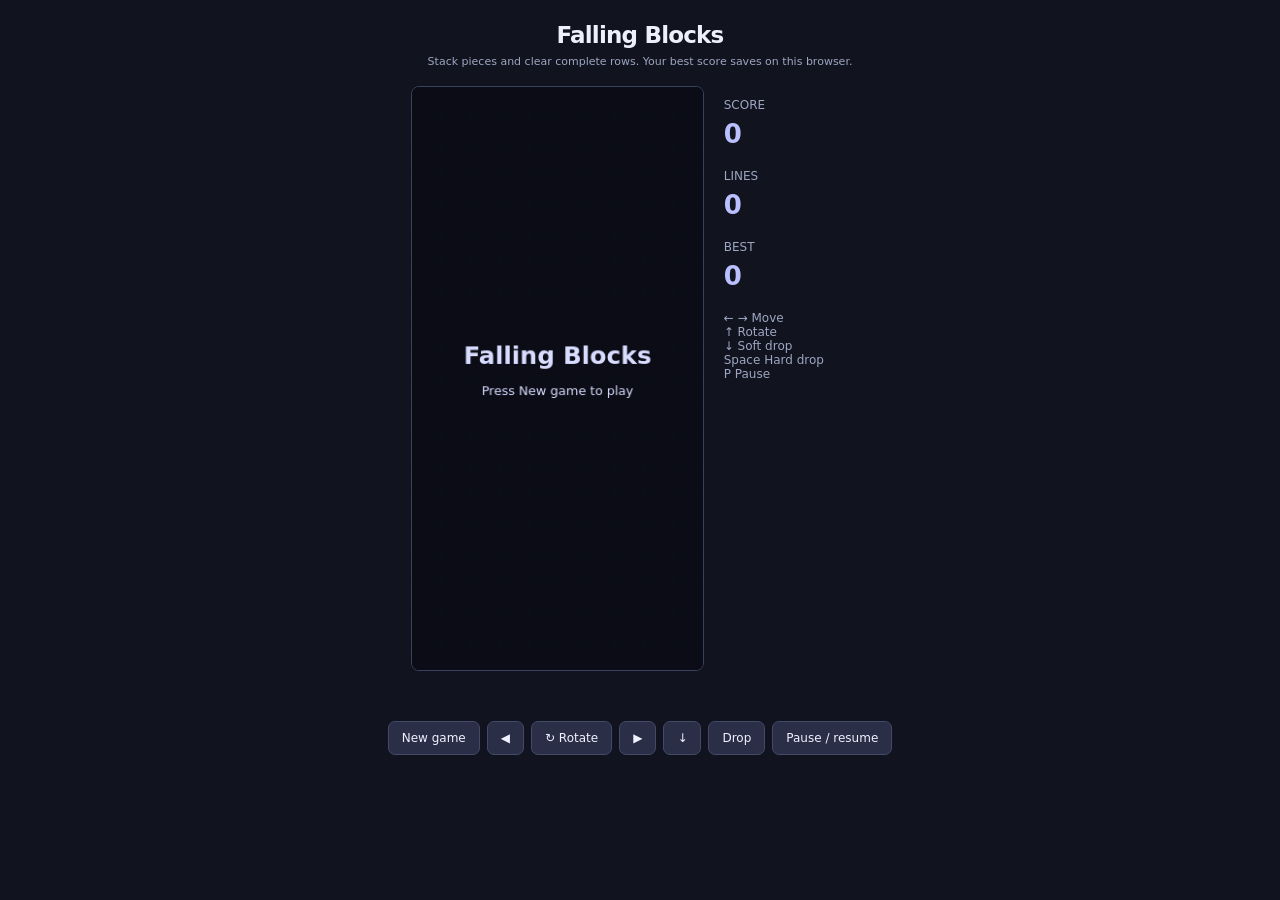
<file: native-games.html>
<!doctype html><html lang="en"><head><meta charset="utf-8"><meta name="viewport" content="width=device-width,initial-scale=1"><title>Pixel games</title><style>*{box-sizing:border-box}body{margin:0;padding:18px;background:#11131e;color:#edf0fa;font-family:system-ui,sans-serif;text-align:center}h1{font-size:23px;margin:4px 0 7px;letter-spacing:-.8px}.subtitle{color:#9da6c2;font-size:11px;margin:0 0 18px}button{font:500 12px system-ui;cursor:pointer;color:#eef1ff;background:#2a2f47;border:1px solid #424969;border-radius:7px;padding:9px 13px}button:hover{border-color:#a2a9ff}button:focus-visible{outline:2px solid #b2b8ff;outline-offset:3px}#game{display:flex;gap:20px;align-items:flex-start;justify-content:center}.stats{width:145px;text-align:left}.stats p{font-size:12px;color:#9da6c2}.stats strong{display:block;font-size:26px;color:#babfff;margin:7px 0 20px}canvas{display:block;background:#0b0d15;border:1px solid #394160;border-radius:8px;max-height:65vh;width:auto;max-width:65vw;aspect-ratio:1/2}#controls{display:flex;justify-content:center;gap:7px;flex-wrap:wrap;margin:15px auto 0}#status{font-size:13px;line-height:1.7;color:#c3caff;min-height:22px}#dots-board{width:min(380px,86vw);aspect-ratio:1;position:relative;background:#171b2a;border:1px solid #343d59;border-radius:15px;margin:0 auto}.dot{width:11px;height:11px;background:#c4c9df;border-radius:50%;position:absolute;transform:translate(-50%,-50%);pointer-events:none;z-index:3}.edge{position:absolute;border:0;background:#363c56;padding:0;border-radius:7px;z-index:2;min-height:0;min-width:0}.edge:hover{background:#9b9fff}.edge.h{height:9px;transform:translateY(-50%)}.edge.v{width:9px;transform:translateX(-50%)}.edge.p1{background:#9b9fff}.edge.p2{background:#70d5b1}.box{position:absolute;display:grid;place-items:center;font-size:28px;border-radius:8px;pointer-events:none}.box.p1{background:#9b9fff22;color:#b3b5ff}.box.p2{background:#70d5b122;color:#70d5b1}.dots-score{display:flex;justify-content:center;gap:35px;font-size:14px;margin:10px 0 18px}.dots-score b{font-size:23px;margin-left:7px}@media(max-width:450px){body{padding:13px}.stats{width:105px}#game{gap:12px}.stats strong{font-size:21px}.stats p{font-size:10px}canvas{max-height:59vh;max-width:57vw}button{padding:9px 10px;font-size:11px}}</style><script async src="https://pagead2.googlesyndication.com/pagead/js/adsbygoogle.js?client=ca-pub-8632851454203675" crossorigin="anonymous"></script></head><body><h1 id="title"></h1><p id="subtitle" class="subtitle"></p><main id="game"></main><p id="status" role="status"></p><div id="controls"></div><script src="native-games.js?v=1"></script></body></html>
</file>
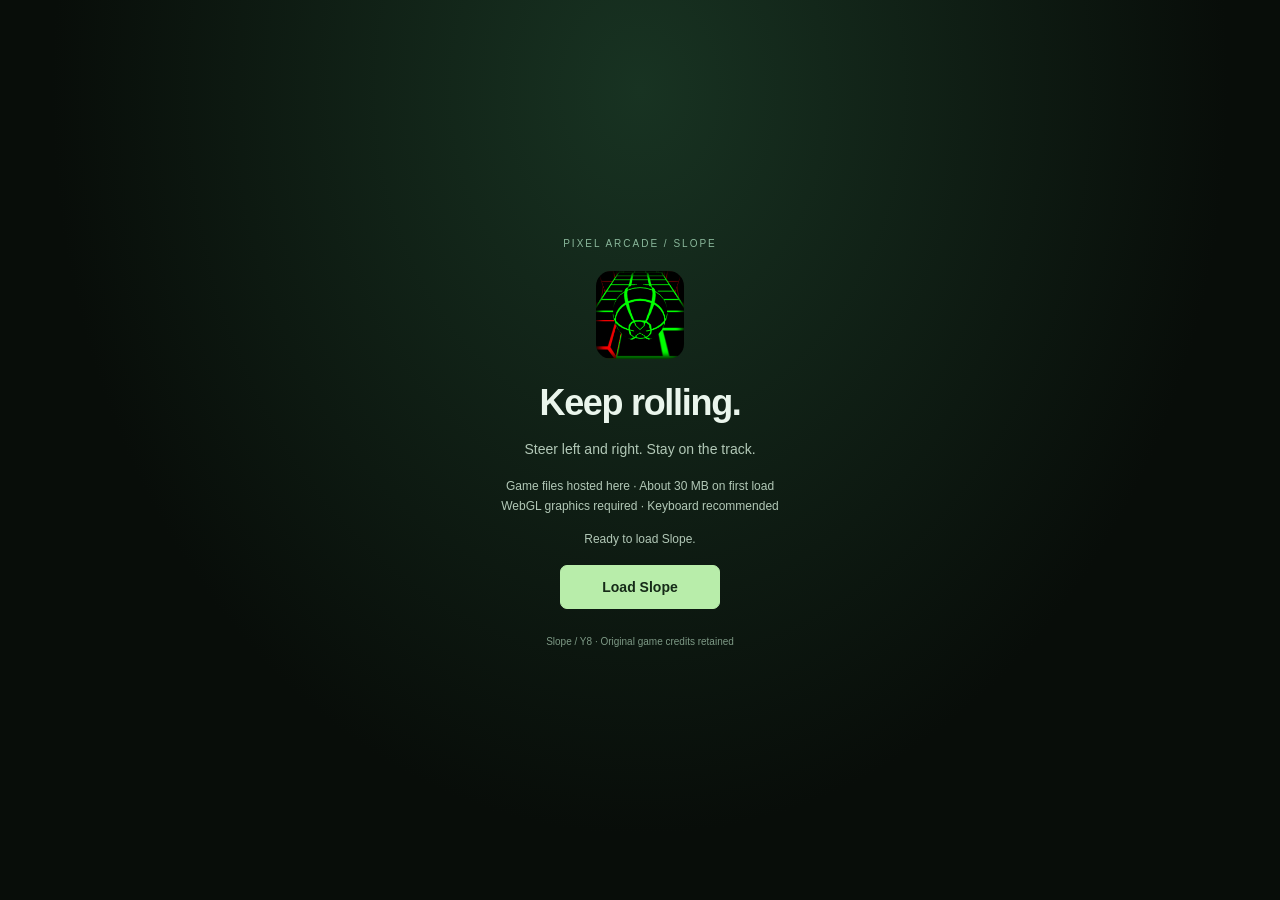
<file: slope.html>
<!doctype html>
<html lang="en"><head><meta charset="utf-8"><meta name="viewport" content="width=device-width,initial-scale=1"><title>Slope · Pixel Arcade</title><link rel="icon" href="slope-cover.png"><link rel="stylesheet" href="slope-player.css?v=1"><script async src="https://pagead2.googlesyndication.com/pagead/js/adsbygoogle.js?client=ca-pub-8632851454203675" crossorigin="anonymous"></script></head>
<body><main id="slope-player"><canvas id="unity-canvas" tabindex="0" aria-label="Slope game. Steer with arrow keys or A and D."></canvas><section id="load-screen" aria-labelledby="slope-title"><div class="load-card"><span class="eyebrow">PIXEL ARCADE / SLOPE</span><img src="slope-cover.png" alt="" width="88" height="88"><h1 id="slope-title">Keep rolling.</h1><p>Steer left and right. Stay on the track.</p><p class="details">Game files hosted here · About 30 MB on first load<br>WebGL graphics required · Keyboard recommended</p><progress id="load-progress" value="0" max="100" hidden aria-label="Game loading progress"></progress><p id="load-status" role="status" aria-live="polite">Ready to load Slope.</p><button id="load-game" type="button">Load Slope</button><button id="retry-game" type="button" hidden>Reload and retry</button><p class="credit">Slope / Y8 · Original game credits retained</p></div></section><nav id="game-controls" aria-label="Slope controls"><span>← → or A / D</span><button id="focus-game" type="button">Focus game</button><button id="fullscreen-game" type="button">Fullscreen</button><button id="restart-game" type="button">Reload</button></nav><p id="control-status" role="status"></p></main><script src="slope-ad-bridge.js"></script><script src="slope-player.js?v=1"></script></body></html>
</file>
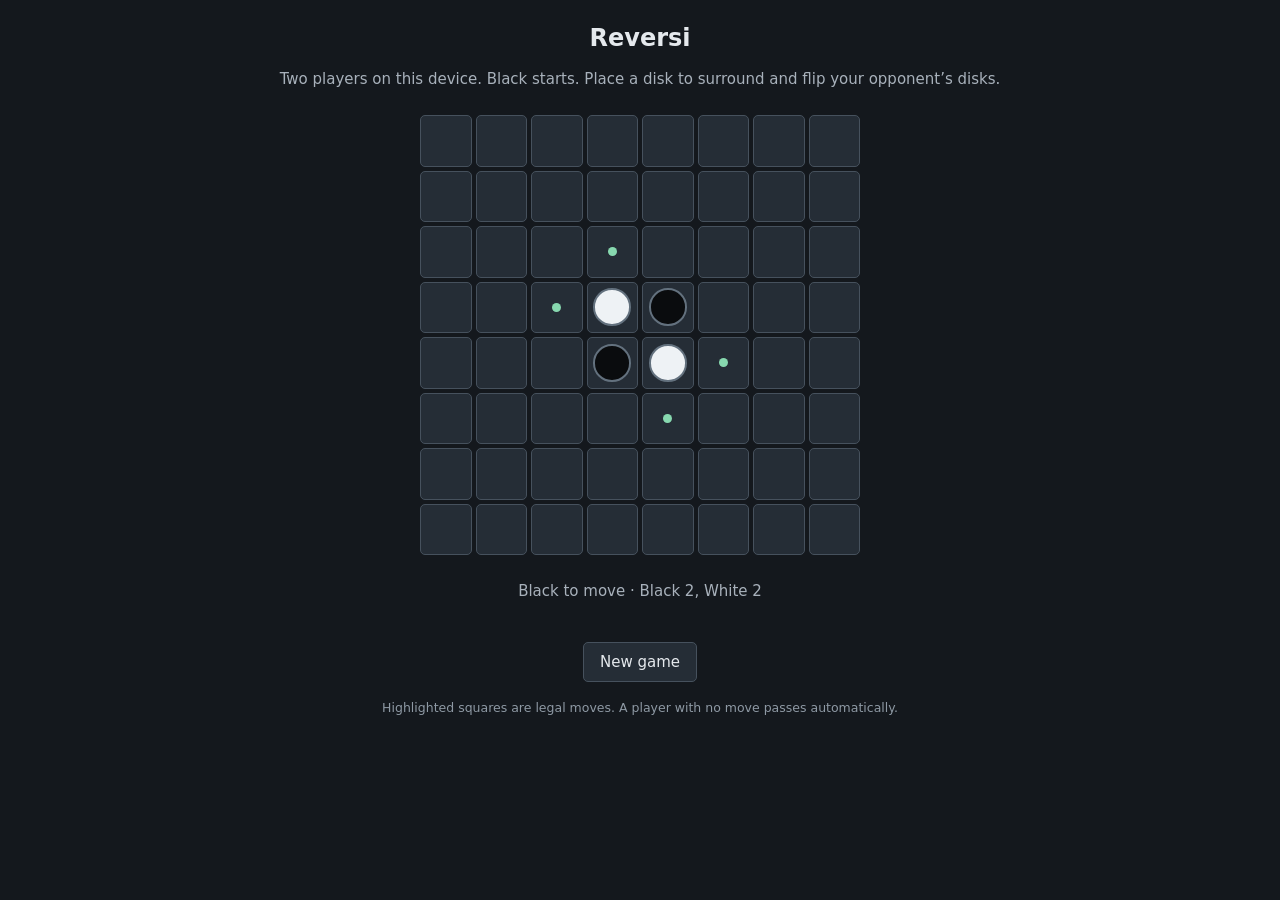
<file: table-games.html>
<!doctype html><html lang="en"><head><meta charset="utf-8"><meta name="viewport" content="width=device-width,initial-scale=1"><title>Pixel Arcade games</title><style>*{box-sizing:border-box}body{margin:0;background:#14181d;color:#e5e9ed;font:15px system-ui;text-align:center;padding:24px}h1{font-size:24px;margin:0 0 8px}p{color:#a8b1bb;line-height:1.6}button{font:inherit;color:inherit;background:#252d36;border:1px solid #46515d;border-radius:5px;padding:10px 16px;cursor:pointer}button:focus-visible{outline:3px solid #92d8b4}#board{display:grid;margin:24px auto;gap:4px;width:min(440px,90vw);aspect-ratio:1}#board button{padding:0;aspect-ratio:1;position:relative}#board button.flash{background:#87d8af}#board button.disk1:after,#board button.disk2:after{content:'';position:absolute;inset:12%;border-radius:50%;background:#0a0c0e;border:2px solid #63717e}#board button.disk2:after{background:#eef2f5}#board button.legal:before{content:'';position:absolute;inset:41%;border-radius:50%;background:#87d8af}#status{min-height:48px}small{display:block;color:#8e99a4;margin-top:18px}</style><script async src="https://pagead2.googlesyndication.com/pagead/js/adsbygoogle.js?client=ca-pub-8632851454203675" crossorigin="anonymous"></script></head><body><h1 id="title"></h1><p id="help"></p><div id="board"></div><p id="status" role="status" aria-live="polite"></p><button id="restart">New game</button><small id="credit"></small><script src="table-games.js"></script></body></html>
</file>
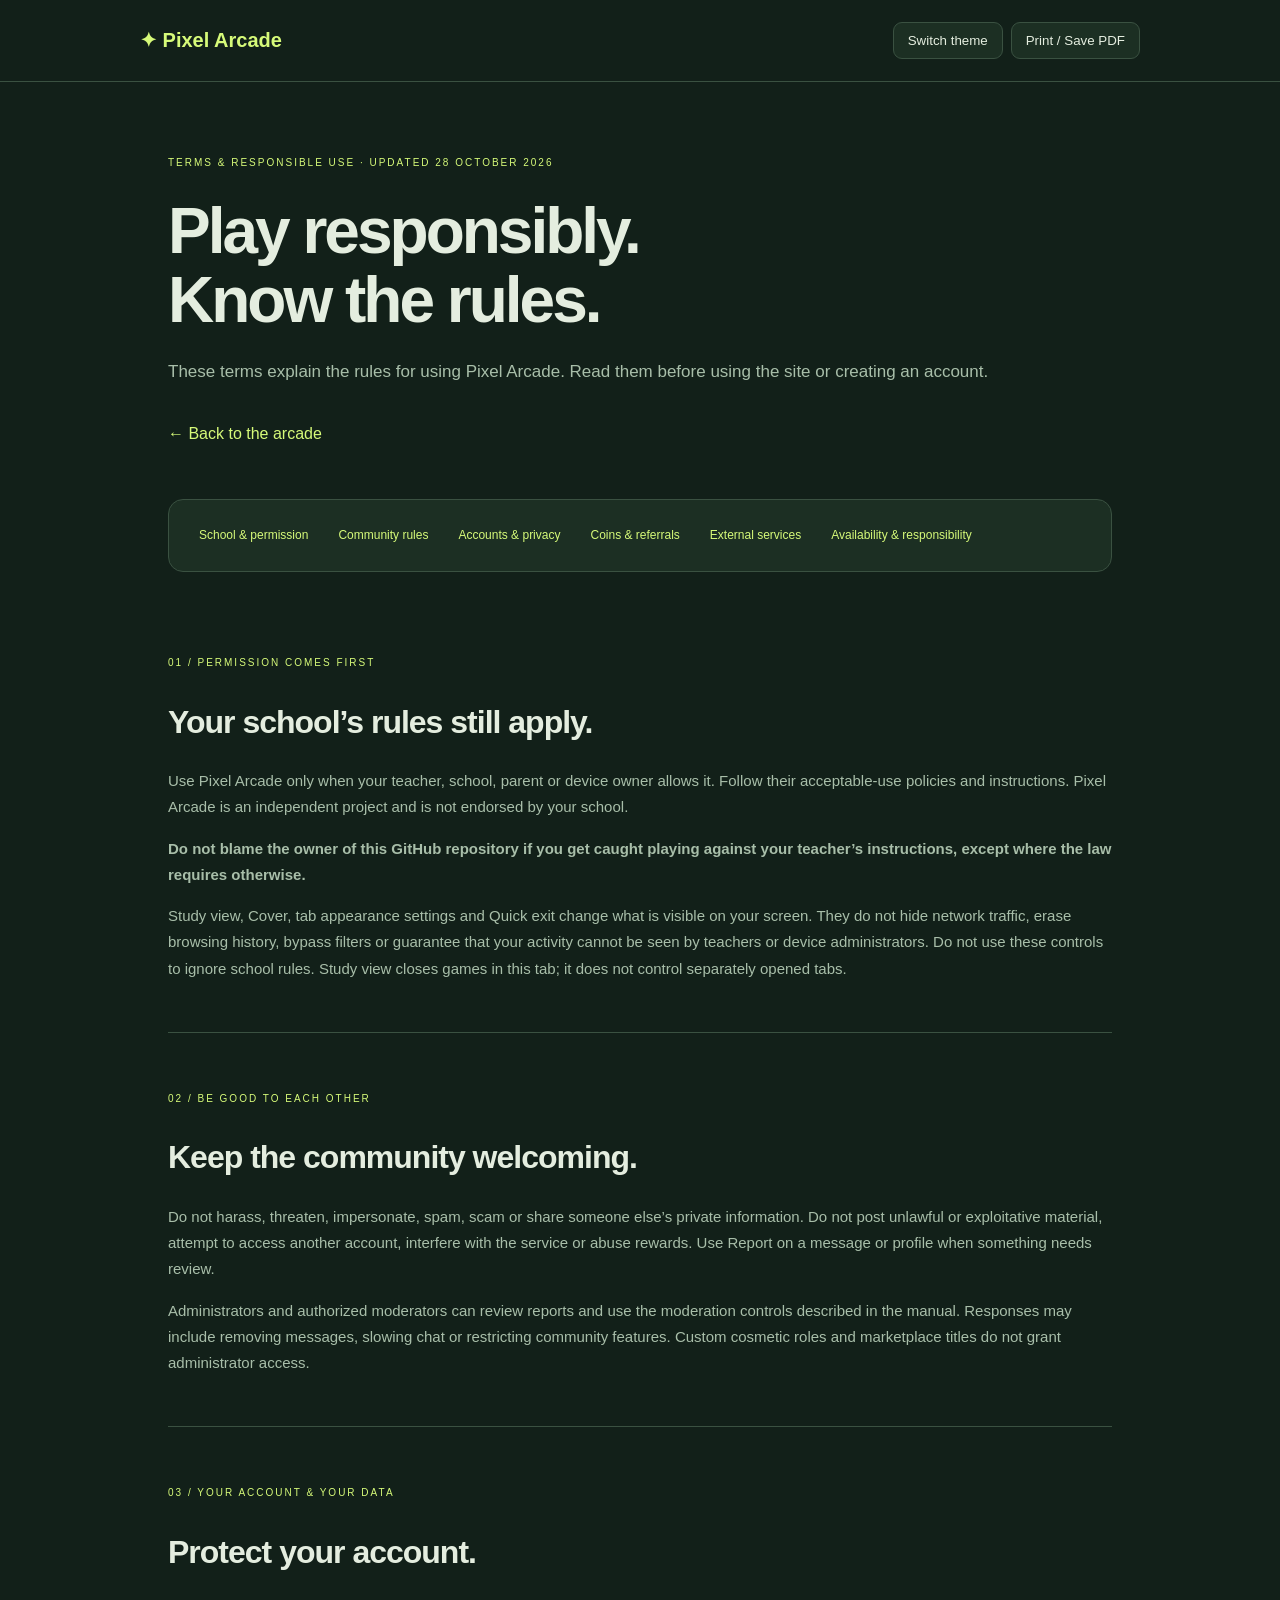
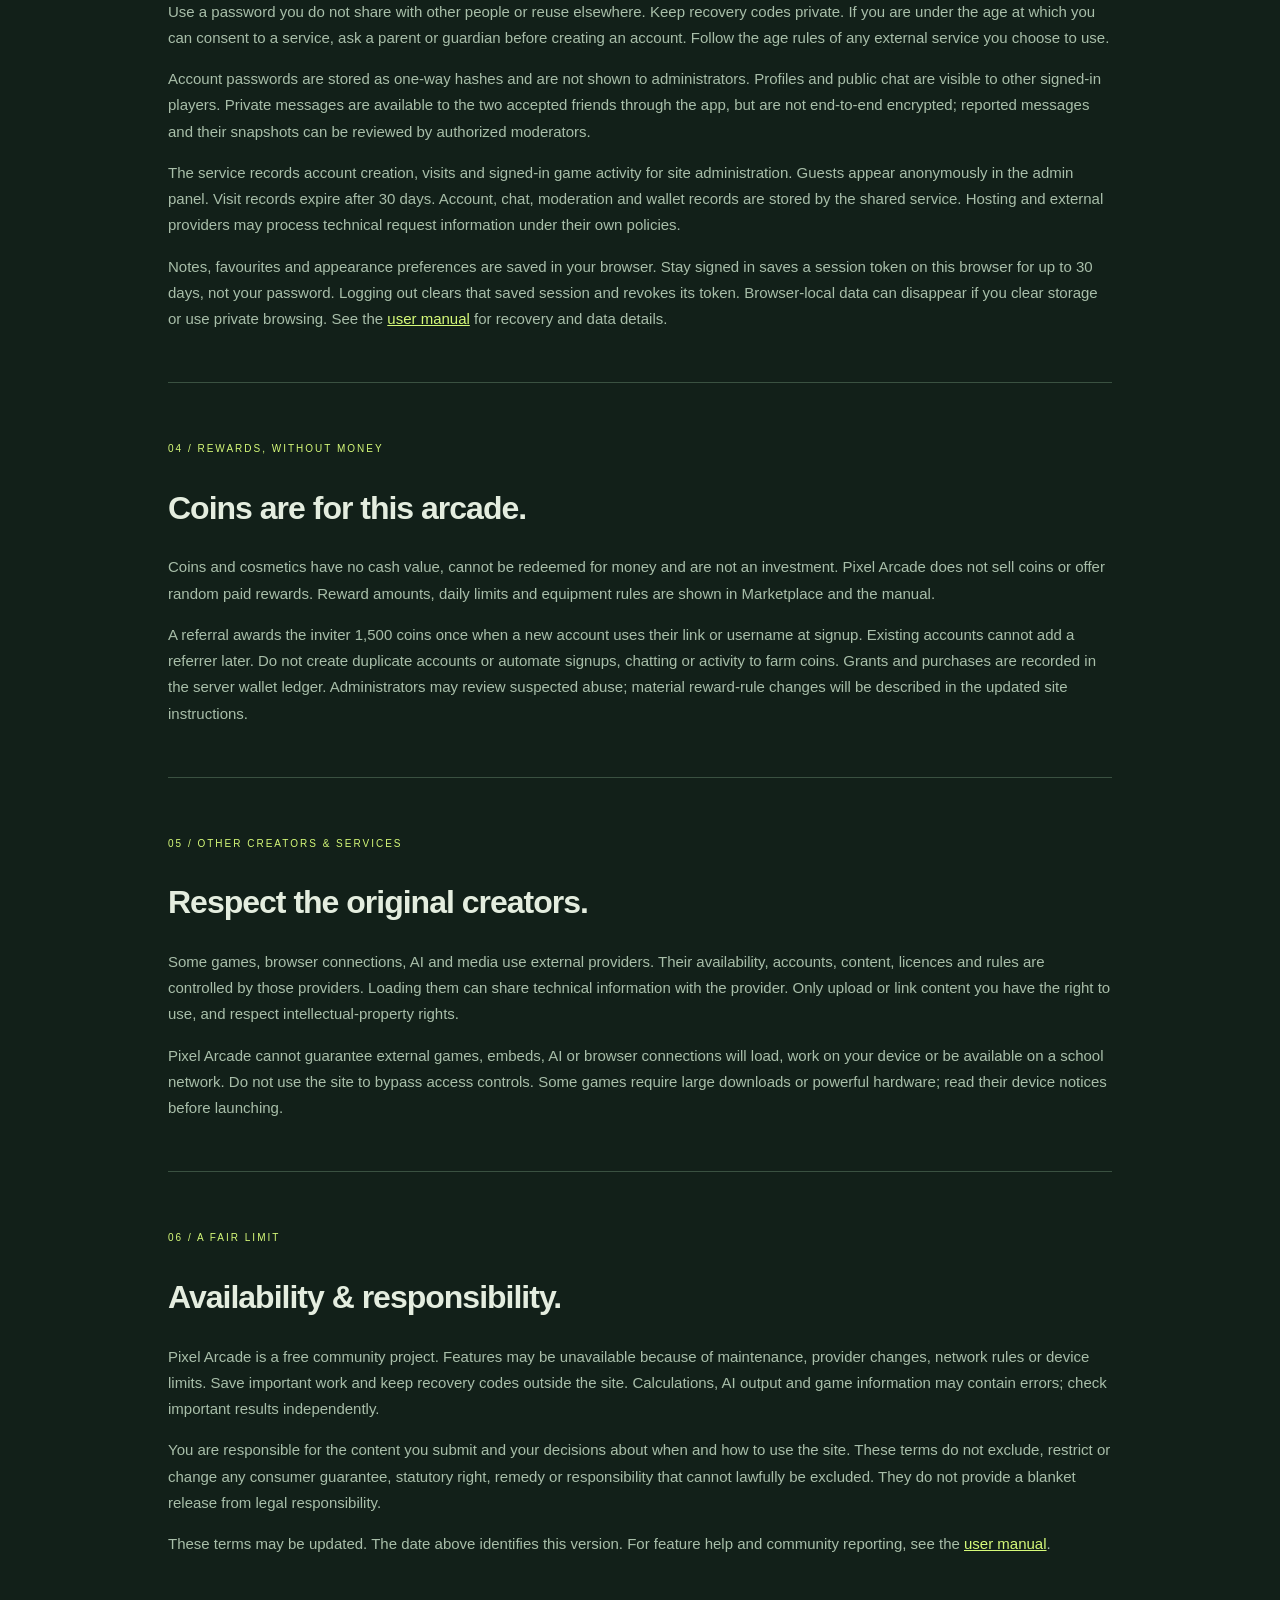
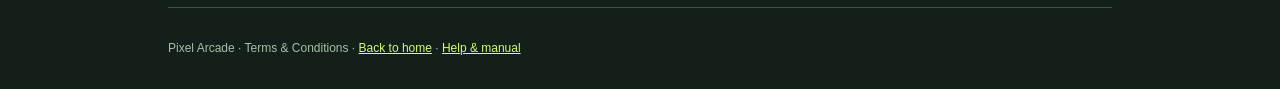
<file: terms.html>
<!doctype html><html lang="en"><head><meta charset="utf-8"><meta name="viewport" content="width=device-width,initial-scale=1"><title>Pixel Arcade · Terms & Conditions</title><link rel="stylesheet" href="manual.css"><script>try{const t=localStorage.getItem('px-theme')||'dark';document.documentElement.dataset.theme=t==='system'?(matchMedia('(prefers-color-scheme: dark)').matches?'dark':'light'):t}catch{}</script><script async src="https://pagead2.googlesyndication.com/pagead/js/adsbygoogle.js?client=ca-pub-8632851454203675" crossorigin="anonymous"></script></head><body><header><a href="index.html">✦ Pixel Arcade</a><div><button id="terms-theme" type="button">Switch theme</button><button onclick="window.print()">Print / Save PDF</button></div></header><main><div class="manual-intro"><span>TERMS &amp; RESPONSIBLE USE · UPDATED 28 OCTOBER 2026</span><h1>Play responsibly.<br>Know the rules.</h1><p>These terms explain the rules for using Pixel Arcade. Read them before using the site or creating an account.</p><a class="return" href="index.html">← Back to the arcade</a></div><nav aria-label="Terms contents"><a href="#school">School &amp; permission</a><a href="#community">Community rules</a><a href="#accounts">Accounts &amp; privacy</a><a href="#coins">Coins &amp; referrals</a><a href="#external">External services</a><a href="#limits">Availability &amp; responsibility</a></nav>
<section id="school"><small>01 / PERMISSION COMES FIRST</small><h2>Your school’s rules still apply.</h2><p>Use Pixel Arcade only when your teacher, school, parent or device owner allows it. Follow their acceptable-use policies and instructions. Pixel Arcade is an independent project and is not endorsed by your school.</p><p><strong>Do not blame the owner of this GitHub repository if you get caught playing against your teacher’s instructions, except where the law requires otherwise.</strong></p><p>Study view, Cover, tab appearance settings and Quick exit change what is visible on your screen. They do not hide network traffic, erase browsing history, bypass filters or guarantee that your activity cannot be seen by teachers or device administrators. Do not use these controls to ignore school rules. Study view closes games in this tab; it does not control separately opened tabs.</p></section>
<section id="community"><small>02 / BE GOOD TO EACH OTHER</small><h2>Keep the community welcoming.</h2><p>Do not harass, threaten, impersonate, spam, scam or share someone else’s private information. Do not post unlawful or exploitative material, attempt to access another account, interfere with the service or abuse rewards. Use Report on a message or profile when something needs review.</p><p>Administrators and authorized moderators can review reports and use the moderation controls described in the manual. Responses may include removing messages, slowing chat or restricting community features. Custom cosmetic roles and marketplace titles do not grant administrator access.</p></section>
<section id="accounts"><small>03 / YOUR ACCOUNT &amp; YOUR DATA</small><h2>Protect your account.</h2><p>Use a password you do not share with other people or reuse elsewhere. Keep recovery codes private. If you are under the age at which you can consent to a service, ask a parent or guardian before creating an account. Follow the age rules of any external service you choose to use.</p><p>Account passwords are stored as one-way hashes and are not shown to administrators. Profiles and public chat are visible to other signed-in players. Private messages are available to the two accepted friends through the app, but are not end-to-end encrypted; reported messages and their snapshots can be reviewed by authorized moderators.</p><p>The service records account creation, visits and signed-in game activity for site administration. Guests appear anonymously in the admin panel. Visit records expire after 30 days. Account, chat, moderation and wallet records are stored by the shared service. Hosting and external providers may process technical request information under their own policies.</p><p>Notes, favourites and appearance preferences are saved in your browser. Stay signed in saves a session token on this browser for up to 30 days, not your password. Logging out clears that saved session and revokes its token. Browser-local data can disappear if you clear storage or use private browsing. See the <a href="manual.html">user manual</a> for recovery and data details.</p></section>
<section id="coins"><small>04 / REWARDS, WITHOUT MONEY</small><h2>Coins are for this arcade.</h2><p>Coins and cosmetics have no cash value, cannot be redeemed for money and are not an investment. Pixel Arcade does not sell coins or offer random paid rewards. Reward amounts, daily limits and equipment rules are shown in Marketplace and the manual.</p><p>A referral awards the inviter 1,500 coins once when a new account uses their link or username at signup. Existing accounts cannot add a referrer later. Do not create duplicate accounts or automate signups, chatting or activity to farm coins. Grants and purchases are recorded in the server wallet ledger. Administrators may review suspected abuse; material reward-rule changes will be described in the updated site instructions.</p></section>
<section id="external"><small>05 / OTHER CREATORS &amp; SERVICES</small><h2>Respect the original creators.</h2><p>Some games, browser connections, AI and media use external providers. Their availability, accounts, content, licences and rules are controlled by those providers. Loading them can share technical information with the provider. Only upload or link content you have the right to use, and respect intellectual-property rights.</p><p>Pixel Arcade cannot guarantee external games, embeds, AI or browser connections will load, work on your device or be available on a school network. Do not use the site to bypass access controls. Some games require large downloads or powerful hardware; read their device notices before launching.</p></section>
<section id="limits"><small>06 / A FAIR LIMIT</small><h2>Availability &amp; responsibility.</h2><p>Pixel Arcade is a free community project. Features may be unavailable because of maintenance, provider changes, network rules or device limits. Save important work and keep recovery codes outside the site. Calculations, AI output and game information may contain errors; check important results independently.</p><p>You are responsible for the content you submit and your decisions about when and how to use the site. These terms do not exclude, restrict or change any consumer guarantee, statutory right, remedy or responsibility that cannot lawfully be excluded. They do not provide a blanket release from legal responsibility.</p><p>These terms may be updated. The date above identifies this version. For feature help and community reporting, see the <a href="manual.html">user manual</a>.</p></section><footer>Pixel Arcade · Terms &amp; Conditions · <a href="index.html">Back to home</a> · <a href="manual.html">Help &amp; manual</a></footer></main><script>document.querySelector('#terms-theme').onclick=()=>{const t=document.documentElement.dataset.theme==='light'?'dark':'light';document.documentElement.dataset.theme=t;try{localStorage.setItem('px-theme',t)}catch{}};</script></body></html>
</file>
<file: style.css>
:root{color-scheme:dark;--bg:#101014;--panel:#1b1b23;--ink:#f3f2f7;--muted:#96949f;--lime:#d4fa78}*{box-sizing:border-box}body{margin:0;background:var(--bg);color:var(--ink);font-family:Arial,Helvetica,sans-serif}button,input{font:inherit}button{cursor:pointer;border:1px solid #383740;background:#24242d;color:inherit;border-radius:9px;padding:11px 16px}button:hover{border-color:var(--lime);transform:translateY(-1px)}button:focus-visible,a:focus-visible{outline:2px solid var(--lime);outline-offset:4px}header{height:88px;display:flex;align-items:center;justify-content:space-between;border-bottom:1px solid #292830;padding:0 5%}.brand{font-weight:900;letter-spacing:1px;text-decoration:none;color:var(--ink);display:flex;gap:10px;align-items:center}.brand:first-letter{color:var(--lime)}.muted{color:#aaa6b3;font-weight:400}.headernote,.eyebrow{font-size:11px;font-weight:700;letter-spacing:2px;color:var(--muted)}main{max-width:1400px;margin:auto;padding:36px 5% 0}.hero{min-height:365px;background:#242037;border:1px solid #3b344c;border-radius:20px;display:flex;overflow:hidden;position:relative}.herocopy{padding:40px;z-index:1;flex:1}.eyebrow{color:var(--lime)}h1{font-size:clamp(40px,5vw,68px);letter-spacing:-3px;line-height:1.04;margin:21px 0}h1 em{font-style:normal;color:var(--lime)}p{color:var(--muted);font-size:14px;line-height:1.65}.primary{background:var(--lime);color:#172008;border:0;font-weight:700}.heronote{font-size:11px;color:#b2adbf;margin-left:16px}.heroart{width:40%;position:relative;background:radial-gradient(ellipse at center,#58427755,transparent 70%)}.bigicon{font-size:240px;color:#d0b1ff;position:absolute;top:28px;left:20%;text-shadow:15px 18px 0 #7355a2;transform:rotate(-12deg)}.orbit{position:absolute;border:1px solid #72648066;border-radius:50%;width:330px;height:330px;top:20px;left:5%}.floatlabel{position:absolute;bottom:35px;left:22%;background:#d4fa78;color:#28311a;padding:9px 15px;font:bold 11px monospace;transform:rotate(-7deg)}.scorelabel{position:absolute;top:36px;right:28px;font:10px monospace;color:#afa4bd;line-height:1.8}.scorelabel b{font-size:21px;color:white}.pixel{position:absolute;width:20px;height:20px;background:#d4fa78;transform:rotate(15deg)}.p1{top:55px;left:10%}.p2{bottom:70px;right:10%;width:35px;height:35px;background:#ff9e78}.p3{top:180px;right:5%;width:10px;height:10px}.p4{bottom:60px;left:6%;background:#aa8bdb}.catalog{padding-top:42px}.sectiontop{display:flex;justify-content:space-between;align-items:center}h2{font-size:25px;letter-spacing:-.7px;margin:12px 0}h2 span{background:#292932;color:#aaa5b6;padding:5px 8px;font-size:12px;border-radius:6px;margin-left:12px;vertical-align:middle}input{background:#1b1b22;border:1px solid #34323e;border-radius:9px;padding:13px 17px;width:260px;color:white}.filters{display:flex;gap:8px;margin:20px 0 26px;flex-wrap:wrap}.filters button{border-radius:25px;font-size:12px;padding:10px 18px;background:none}.filters .active{background:var(--lime);color:#1b2510;border-color:var(--lime)}#grid{display:grid;grid-template-columns:repeat(4,1fr);gap:21px}.card{background:var(--panel);border-radius:12px;border:1px solid #2b2934;overflow:hidden;position:relative;transition:.2s}.card:hover{transform:translateY(-4px);border-color:#777183}.thumb{height:150px;display:grid;place-items:center;position:relative;overflow:hidden;background:radial-gradient(circle at 65% 25%,var(--color),transparent 120%),#202030}.thumb:after{content:'';position:absolute;inset:0;background-image:linear-gradient(#ffffff08 1px,transparent 1px),linear-gradient(90deg,#ffffff08 1px,transparent 1px);background-size:24px 24px}.glyph{font:bold 64px monospace;transform:rotate(-9deg);text-shadow:5px 6px #0004;color:#fff;z-index:1}.cardplay{display:block;border:0;padding:0;text-align:left;width:100%;background:none;border-radius:0}.cardplay:hover{transform:none}.cardbody{padding:17px}.cardbody strong{font-size:15px;display:block}.meta{display:flex;justify-content:space-between;color:#a7a3b2;font-size:11px;margin-top:8px}.heart{position:absolute;right:10px;top:10px;z-index:2;background:#17121f88;padding:5px 9px;font-size:19px;border:0}.heart.selected{color:var(--lime)}footer{display:flex;justify-content:space-between;gap:20px;align-items:center;color:#77737f;font-size:11px;padding:36px 0;margin-top:35px;border-top:1px solid #292830}footer .brand{font-size:12px;color:#aaa5b3}dialog{width:min(760px,96vw);padding:24px;border:1px solid #4e475f;background:#17151f;color:white;border-radius:16px;max-height:95vh;overflow:auto}dialog::backdrop{background:#06050be8;backdrop-filter:blur(9px)}.playhead{display:flex;align-items:center;justify-content:space-between}.playhead small{color:var(--lime);font-size:10px;text-transform:uppercase;letter-spacing:2px}.playhead h2{margin:7px 0}.gameinfo{display:flex;align-items:center;justify-content:space-between;gap:15px}.gameinfo p{font-size:12px}.gameinfo b{font:12px monospace;color:var(--lime);white-space:nowrap}#stage{background:#0d0d15;min-height:300px;border-radius:10px;display:flex;align-items:center;justify-content:center;flex-direction:column;overflow:hidden;padding:15px}canvas{width:100%;max-width:560px;aspect-ratio:7/5;touch-action:none}.board{display:grid;gap:7px;width:min(100%,420px);margin:12px auto}.cell{aspect-ratio:1;border:0;font-weight:700;font-size:22px;padding:2px;min-width:0;background:#2c273b;display:grid;place-items:center}.cell.lit{background:var(--lime);color:#1f2911}.cell.tile{background:#5c4375;color:white}.cell small{font-size:15px}.gamebtn{padding:24px;margin:12px;max-width:95%}#pad{display:flex;justify-content:center;gap:8px;margin:16px 0}#pad button{touch-action:none}.savehint{text-align:center;font-size:10px}.status{font-size:20px;color:var(--lime);text-align:center}@media(max-width:900px){#grid{grid-template-columns:repeat(3,1fr)}.headernote{display:none}.heroart{width:35%}.bigicon{left:0;font-size:200px}.orbit{width:250px;height:250px}footer{flex-wrap:wrap}}@media(max-width:600px){header{height:70px}.brand{font-size:13px}header button{font-size:12px}main{padding:20px 5%}.heroart{display:none}.herocopy{padding:27px}.hero{min-height:340px}.heronote{display:block;margin:15px 0 0}.sectiontop{align-items:flex-start;gap:14px;flex-direction:column}input{width:100%}#grid{grid-template-columns:repeat(2,1fr);gap:12px}.thumb{height:125px}.glyph{font-size:50px}.cardbody{padding:13px}.cardbody strong{font-size:13px}.gameinfo{align-items:flex-start}.playhead button{padding:9px}.cell{font-size:18px}dialog{padding:14px}#pad{gap:5px}#pad button{padding:12px}footer span:last-child{width:100%}}
[hidden]{display:none!important}
.header-actions{display:flex;gap:8px}.header-actions button{font-size:12px}.headernote{display:none}#player{width:min(1160px,98vw)}#player #stage{padding:0;min-height:380px}#stage iframe{display:block;width:100%;height:min(65vh,700px);min-height:380px;border:0;background:#101014}.player-links{display:flex;align-items:center;gap:16px;flex-wrap:wrap;font-size:12px;margin-top:15px}.player-links a{color:var(--lime)}.player-links button{font-size:11px}.player-links span{margin-left:auto;color:#a79ab5}#stage:fullscreen{width:100vw;height:100vh}#stage:fullscreen iframe{height:100vh;max-height:none}#account,#stats{width:min(760px,96vw)}.account-card{padding:25px 0}.account-card h3{font-size:26px;letter-spacing:-1px;margin:12px 0}.account-card form{display:flex;gap:12px;flex-wrap:wrap}.account-card label{display:block;width:100%;font-size:12px;color:#b9b1c7}.account-card input{flex:1;min-width:180px}.feedback{color:var(--lime);min-height:20px;font-size:13px}.account-link{color:var(--lime);display:inline-block;margin:12px 0}.stats-tiles{display:grid;grid-template-columns:repeat(3,1fr);gap:12px;margin:22px 0}.stat-tile{background:#292333;border:1px solid #41374f;border-radius:12px;padding:20px}.stat-tile b{display:block;font-size:27px;color:var(--lime);margin:8px 0}.stat-tile small{color:#b1a6c0}.stats-table{width:100%;border-collapse:collapse;font-size:13px}.stats-table th,.stats-table td{padding:14px 8px;text-align:left;border-bottom:1px solid #36303f}.stats-table th{color:#a99cb9;font-size:10px;letter-spacing:1px}.stats-table tr td:nth-child(2){color:var(--lime)}.stats-note{font-size:11px}.pill{background:#353040;color:var(--lime);padding:6px 10px;border-radius:20px;font-size:11px}.embed-error{padding:15px;font-size:12px;color:#c5b6da}#accountcontent a{color:var(--lime)}@media(max-width:600px){header{padding:0 3%;height:auto;min-height:80px;gap:10px;flex-wrap:wrap;padding-top:15px;padding-bottom:15px}.header-actions{gap:5px}.header-actions button{padding:9px;font-size:10px}.playhead h2{font-size:20px}.playhead button{font-size:10px;padding:8px}.stats-tiles{gap:7px}.stat-tile{padding:12px}.stat-tile b{font-size:21px}#player #stage iframe{min-height:400px}.player-links{gap:12px}.player-links span{margin-left:0}}
.game-icon{width:74px;height:74px;display:block;z-index:1;color:#f2edff;transform:rotate(-7deg);filter:drop-shadow(6px 7px 0 #0004)}.game-icon svg{width:100%;height:100%}.game-cover{width:100%;height:100%;object-fit:cover;position:absolute;inset:0}.thumb:has(.game-cover):after{background:linear-gradient(0deg,#16102055,transparent 60%)}.hero-secondary{margin-left:10px;background:transparent;border-color:#7b688e;color:#e0d2ef}.heronote{display:block;margin:14px 0 0}.reflection-dim{filter:brightness(.35)}.header-actions{flex-wrap:wrap;justify-content:flex-end}.header-actions button{font-size:11px}#settings,#tutorial{width:min(780px,96vw)}#settings select{font:inherit;color:#eee;background:#26202f;border:1px solid #4a3d58;border-radius:8px;padding:10px;max-width:240px}.setting-row{display:flex;align-items:center;justify-content:space-between;gap:20px;padding:18px 0;border-bottom:1px solid #342b3e}.setting-row label{font-size:13px;font-weight:700}.setting-row small{font-weight:400;display:block;font-size:11px;color:#b2a2c3;line-height:1.5;margin-top:6px;max-width:360px}.setting-row input[type=checkbox]{width:20px;height:20px;accent-color:var(--lime);flex:none}.setting-row input:not([type=checkbox]){width:260px}.presets{display:flex;align-items:center;gap:8px;flex-wrap:wrap;margin-top:18px}.presets span{font-size:11px;color:#ac9cbe;margin-right:8px}.presets button{font-size:11px}.settings-actions{display:flex;gap:12px;margin-top:20px}.tutorial-steps{margin-top:20px;display:grid;gap:12px}.tutorial-steps article{display:flex;gap:20px;background:#241e2e;border:1px solid #3d314d;padding:20px;border-radius:12px}.tutorial-steps article>b{font:26px monospace;color:var(--lime);padding-top:4px}.tutorial-steps h3{font-size:16px;margin:0 0 8px}.tutorial-steps p{font-size:12px;margin:0}.tutorial-bottom p{font-size:11px}#globalfeedback,#launchfeedback{color:var(--lime);font-size:12px}#launchfeedback:empty,#globalfeedback:empty{display:none}.playhead>div:last-child{display:flex;gap:6px;flex-wrap:wrap;justify-content:flex-end}.hero .primary{font-size:13px}@media(max-width:650px){header{align-items:flex-start}.header-actions{max-width:280px}.header-actions button{font-size:10px;padding:8px}.header-actions button span{display:none}.setting-row{align-items:flex-start;flex-direction:column;gap:10px}.setting-row input:not([type=checkbox]){width:100%}.setting-row:has(input[type=checkbox]){flex-direction:row;align-items:center}.hero-secondary{margin:12px 0 0;display:block}.tutorial-steps article{padding:15px;gap:14px}.playhead{gap:10px}.playhead>div:last-child{max-width:230px}.game-icon{width:65px;height:65px}}
.account-tabs{display:flex;gap:8px;margin:24px 0 18px}.account-tabs button.active{background:var(--lime);color:#182009;border-color:var(--lime)}.account-card form.login-form{display:flex;flex-direction:column;gap:10px}.account-card form.login-form input{width:100%;flex:auto}.login-form label{margin-top:8px}.login-form button[type=submit]{margin-top:14px;align-self:flex-start;min-width:180px}.account-actions{display:flex;gap:10px;margin-top:22px}.login-form .feedback{margin:0}.account-card input{min-height:44px}
:root{--bg:#0d1011;--panel:#171c1d;--lime:#c5f7dd;--muted:#8c9998}body{background:radial-gradient(ellipse at 80% 0,#1c332c44,transparent 55%),#0d1011}#side-nav{position:fixed;inset:0 auto 0 0;width:226px;padding:28px 17px 18px;background:#101516;border-right:1px solid #26302e;z-index:20;display:flex;flex-direction:column}.side-brand{display:flex;align-items:center;gap:10px;color:#e0f9ed;text-decoration:none;font-size:22px;letter-spacing:3px;font-weight:800;padding:3px 11px 30px}.side-brand>span{color:#c5f7dd;display:grid;place-items:center;width:37px;height:37px;background:#203b30;border-radius:12px;font-size:29px;letter-spacing:0}.side-brand small{display:block;font:7px Arial;letter-spacing:1.4px;color:#7f9a8c;margin-top:6px}.nav-label{font-size:8px;font-weight:700;letter-spacing:1.8px;color:#63756e;margin:24px 12px 10px}.side-link{display:flex;align-items:center;gap:12px;background:none;border:1px solid transparent;text-align:left;font-size:12px;color:#9aaba4;padding:13px 12px;margin:2px 0;border-radius:9px}.side-link>span,.side-bottom button>span{width:18px;height:18px;flex:none;display:block}.side-link svg,.side-bottom svg{width:100%;height:100%}.side-link small{margin-left:auto;color:#687c72;font:9px monospace}.side-link.active{background:#20372e;color:#d0fce4;border-color:#314a3e}.side-link.active small{color:#a2d3ba}.side-link:hover{background:#1b2b24;border-color:#314a3e;transform:none}.side-bottom{margin-top:auto;padding-top:20px}.side-bottom button{display:flex;align-items:center;gap:12px;width:100%;border:none;background:none;font-size:11px;color:#91a39a;padding:11px 12px;text-align:left}.side-status{font:8px monospace;color:#637a6b;letter-spacing:1px;margin:22px 10px 0}.side-status i,.home-overline i{display:inline-block;width:5px;height:5px;background:#a4e0be;border-radius:50%;margin-right:6px}body>header{margin-left:226px;padding:0 40px;height:80px;border-bottom-color:#25302a}body>header>.brand{font-size:11px;color:#8fa39a;font-weight:500;letter-spacing:1.5px}main{max-width:1450px;margin:0 0 0 226px;padding:35px 40px 0}main>footer{font-size:9px;color:#61776b;border-top-color:#28322d}.header-actions button{background:#1b2520;border-color:#303e35;color:#a9bcb1;border-radius:7px}.home-overline{display:flex;justify-content:space-between;align-items:center;font:8px monospace;letter-spacing:1.6px;color:#789182}.home-overline time{font:10px monospace;color:#a5b7ac;letter-spacing:0}.home-intro{display:flex;align-items:center;justify-content:space-between;padding-top:43px}.home-intro .eyebrow{font-size:9px;letter-spacing:2.8px;color:#90b49d}.home-intro h1{font-size:clamp(40px,4.5vw,66px);letter-spacing:-2.5px;line-height:1.1;margin:20px 0}.home-intro h1 em{color:#bff1d2}.home-intro p:not(.eyebrow){font-size:12px;color:#8b9e92;line-height:1.9}.home-emblem{position:relative;display:grid;place-items:center;width:235px;height:235px;color:#9dcca4;font-size:180px;text-shadow:10px 13px #243e2d;transform:rotate(-8deg);margin:0 35px}.home-emblem:before{content:'';position:absolute;inset:0;border:1px solid #2e4636;border-radius:50%;transform:rotate(20deg)}.home-emblem span{position:absolute;bottom:15px;right:-10px;background:#b7df9c;color:#27371d;padding:7px 12px;font:8px monospace;letter-spacing:1px;transform:rotate(2deg)}#home-search-form{display:flex;align-items:center;gap:10px;background:#161f1a;border:1px solid #354738;border-radius:12px;padding:8px 9px;margin:26px 0 17px;max-width:880px;box-shadow:0 8px 35px #0002}#home-search-form>span{font-size:26px;padding-left:12px;color:#76947d}#home-search{flex:1;border:0;background:none;width:auto;padding:9px;font-size:12px;outline:0}#home-search-form button{font-size:10px;padding:13px 18px;background:#c4f3d6;border-radius:7px}.quick-launch{display:flex;gap:8px;align-items:center;flex-wrap:wrap;margin-bottom:35px}.quick-launch>span{font:8px monospace;letter-spacing:1px;color:#697e6e;margin-right:4px}.quick-launch button{padding:7px 11px;font-size:9px;background:#182019;border-color:#2e3b2d;color:#a3b69f;border-radius:20px}.destination-grid{display:grid;grid-template-columns:repeat(2,minmax(0,1fr));gap:17px}.destination-card{position:relative;min-height:187px;text-align:left;overflow:hidden;padding:26px 25px;border:1px solid #33483e;border-radius:15px;background:linear-gradient(120deg,#213a2e,#16231c);display:block}.destination-card:hover{border-color:#97c5a5;transform:translateY(-3px)}.destination-card.lilac{background:linear-gradient(120deg,#312b44,#1e1c2a);border-color:#443b55}.destination-card.peach{background:linear-gradient(120deg,#3d3027,#251e19);border-color:#514033}.destination-card.blue{background:linear-gradient(120deg,#20373b,#182528);border-color:#30484d}.destination-card .destination-meta{font:7px monospace;letter-spacing:1.5px;color:#87a38b}.destination-card.lilac .destination-meta{color:#a497ba}.destination-card.peach .destination-meta{color:#b49a7e}.destination-card.blue .destination-meta{color:#85a9ad}.destination-card h2{font-size:24px;font-weight:600;letter-spacing:-.7px;color:#d8eede;margin:16px 0 7px}.destination-card.lilac h2{color:#e0d5f4}.destination-card.peach h2{color:#f1dbc9}.destination-card.blue h2{color:#cce8ec}.destination-card p{font-size:10px;margin:0;color:#849b89}.destination-card.lilac p{color:#9d91af}.destination-card.peach p{color:#a9937f}.destination-card.blue p{color:#829fa2}.destination-icon{position:absolute;right:28px;top:35px;width:73px;height:73px;color:#9cc8ac;opacity:.8;transform:rotate(-9deg)}.destination-icon svg{width:100%;height:100%}.lilac .destination-icon{color:#b6a2d9}.peach .destination-icon{color:#d6ab82}.blue .destination-icon{color:#8ebdc5}.destination-arrow{position:absolute;right:25px;bottom:25px;font-size:22px;color:#7f9a85}.home-bottom{display:flex;justify-content:space-between;align-items:center;gap:15px;margin:24px 0 0;padding:20px 0;border-top:1px solid #27372c}.home-bottom>div{display:flex;gap:15px;align-items:center}.home-bottom>div>span{width:32px;height:32px;color:#8ead95}.home-bottom svg{width:100%;height:100%}.home-bottom p{font-size:12px;color:#b1c6b5;margin:0}.home-bottom small{font-size:10px;color:#6d8675;display:block;margin-top:3px}.home-bottom button{font-size:10px;background:#1a281f;border-color:#3b513f;color:#b7d7bf}.catalog{padding-top:8px}.heading-label{display:inline!important;padding:0!important;margin:0!important;background:none!important;color:var(--ink)!important;font-size:25px!important}.library-tools{display:flex;gap:10px;align-items:center}.library-tools button{font-size:11px;background:#1e3225;border-color:#3a543f;color:#b4d8be}#grid{grid-template-columns:repeat(3,minmax(0,1fr));gap:18px}.card{border-color:#2c3730;background:#171f1a}.thumb{height:150px}.cardbody strong{font-size:13px}.meta{font-size:9px}.remove-game{position:absolute;right:10px;bottom:8px;font-size:9px;padding:3px 6px;background:#392327;color:#e1aaaa;border:1px solid #61343b}.card:has(.remove-game) .meta>span:last-child{visibility:hidden}.add-game-form{display:flex;flex-direction:column;gap:10px;margin-top:25px}.add-game-form label{font-size:11px;color:#c2b9ce}.add-game-form input,.add-game-form textarea,.add-game-form select{width:100%;background:#241f2b;border:1px solid #44384f;border-radius:8px;padding:12px;color:white;font:12px Arial}.add-game-form textarea{resize:vertical;line-height:1.6}.add-game-form .form-row{display:flex;gap:15px}.form-row>div{flex:1}.form-row label{display:block;margin-bottom:9px}#newgame-url-fields,#newgame-html-fields{display:flex;flex-direction:column;gap:10px}#addgame{width:min(750px,96vw)}#media-page{padding:50px 0;min-height:650px}#media-page h1{font-size:60px;letter-spacing:-2px}.media-actions{display:flex;align-items:center;gap:14px;flex-wrap:wrap}.media-actions button{font-size:12px}.media-actions a{font-size:11px;color:#b8d2bf}.media-actions .primary{background:#c5f7dd;color:#15251b}#media-art{width:150px;height:150px;color:#7ca28b;margin:50px 0}#media-art svg{width:100%;height:100%}#media-page p{max-width:650px}#media-note{margin-top:24px;color:#9caa9b}#chat-page{padding:20px 0}#chat-page>h2{font-size:32px;margin-top:15px}.chatbox{max-width:850px;margin-top:25px;background:#131b16;border:1px solid #344b3b;border-radius:15px;overflow:hidden}.chat-top{display:flex;align-items:center;gap:12px;padding:18px 20px;border-bottom:1px solid #2c4133}.chat-top>span{width:30px;height:30px;color:#b6e6c7}.chat-top svg{width:100%;height:100%}.chat-top>div{flex:1}.chat-top b{font-size:12px}.chat-top small{display:block;color:#6f8e79;font-size:9px;margin-top:4px}.chat-top button{font-size:9px;background:#1c2a20;border-color:#374c3c;color:#9bbca5}#chat-log{height:350px;overflow:auto;padding:22px;display:flex;flex-direction:column;gap:18px}.chat-message{max-width:90%;padding:15px;background:#1d2a21;border:1px solid #334936;border-radius:10px}.chat-message small{font-size:8px;letter-spacing:1px;color:#8bbf9b}.chat-message p{font-size:12px;margin:7px 0 0;color:#b3c9b8}.chat-message.user{align-self:flex-end;background:#293b2e;border-color:#3c5842}.chat-message.user small{color:#b6d6ba}.chat-actions{display:flex;gap:7px;margin-top:13px;flex-wrap:wrap}.chat-actions button{font-size:10px;padding:7px 11px;background:#263e2c;border-color:#45654b;color:#c0e5c8}#chat-suggestions{display:flex;gap:7px;padding:0 20px 15px;flex-wrap:wrap}#chat-suggestions button{font-size:9px;padding:7px 10px;background:#1a281e;border-color:#354936;color:#8fac95}#chat-form{display:flex;gap:10px;padding:15px;border-top:1px solid #2b4032}#chat-form input{flex:1;width:auto;background:#1b2a20;border-color:#3a5041;font-size:12px}#chat-form button{font-size:11px}#player{z-index:50}.filters button{font-size:10px;padding:9px 14px}.filters .active{background:#c5f7dd;color:#19291e}body>header .header-actions button:first-child{display:none}body>header .header-actions button:nth-child(2){display:none}
@media(min-width:1600px){#grid{grid-template-columns:repeat(4,minmax(0,1fr))}main{margin-left:226px;margin-right:auto}}
@media(max-width:1100px){#side-nav{width:192px;padding-left:11px;padding-right:11px}body>header{margin-left:192px;padding:0 25px}main{margin-left:192px;padding:30px 25px 0}.side-brand{font-size:18px;letter-spacing:2px}.side-brand small{font-size:6px}.home-emblem{width:180px;height:180px;font-size:145px;margin-right:10px}.destination-icon{width:53px;height:53px;right:20px}.destination-card{padding:23px 20px}.destination-card p{max-width:220px}.destination-card h2{font-size:22px}.home-intro h1{font-size:50px}.home-overline{font-size:7px;letter-spacing:1px}#grid{grid-template-columns:repeat(2,minmax(0,1fr))}.header-actions button{font-size:10px}.library-tools input{width:210px}}
@media(max-width:760px){#side-nav{width:69px;padding:22px 6px 12px}.side-brand{padding:0 0 30px;justify-content:center}.side-brand>span{width:34px;height:34px}.side-brand>div,.nav-label,.side-link>small,.side-status,.side-bottom button>span+*{display:none}.side-link{font-size:0;padding:14px;justify-content:center}.side-link>span{width:21px;height:21px}.side-bottom button{font-size:0;justify-content:center;padding:13px}.side-bottom button>span{width:21px;height:21px}.side-bottom{padding-top:10px}body>header{margin-left:69px;height:70px;padding:0 15px}.brand{font-size:9px!important}.header-actions{max-width:none}.header-actions button{font-size:9px;padding:8px}main{margin-left:69px;padding:25px 20px 0}.home-intro{padding-top:28px}.home-intro h1{font-size:42px}.home-emblem{display:none}.home-intro p:not(.eyebrow){font-size:11px}.home-overline{font-size:6px;letter-spacing:.7px}.home-overline time{font-size:8px}.destination-grid{gap:12px}.destination-card{min-height:170px;padding:18px}.destination-card .destination-meta{font-size:6px;letter-spacing:1px;display:block;max-width:130px}.destination-icon{width:36px;height:36px;top:55px;right:16px;opacity:.6}.destination-card h2{font-size:20px;margin-top:25px}.destination-card p{font-size:9px;max-width:140px}.destination-arrow{font-size:17px;right:16px;bottom:18px}.quick-launch{gap:6px;margin-bottom:25px}.quick-launch>span{width:100%;margin-bottom:3px}.quick-launch button{font-size:8px}.home-bottom small{font-size:8px}.home-bottom p{font-size:10px}.home-bottom button{font-size:9px;padding:9px}.home-bottom>div>span{display:none}#home-search-form{padding:6px;gap:0}#home-search-form>span{padding-left:8px;font-size:20px}#home-search{font-size:10px;min-width:0}#home-search-form button{font-size:9px;padding:11px}#grid{gap:12px}.thumb{height:125px}.sectiontop{gap:18px}.library-tools{width:100%;flex-direction:row}.library-tools input{flex:1;min-width:0;width:auto}.library-tools button{padding:12px 10px;font-size:10px}.cardbody{padding:12px}.cardbody strong{font-size:11px}.meta{font-size:8px}.game-icon{width:58px;height:58px}.filters{gap:6px}.filters button{font-size:9px;padding:7px 10px}#media-page{padding-top:25px}#media-page h1{font-size:44px}.chat-message{max-width:100%}#chat-log{height:380px;padding:14px}.chat-message p{font-size:11px}#chat-form{padding:10px;gap:7px}#chat-form input{min-width:0;font-size:11px}#chat-form button{padding:10px}.chat-top{padding:15px}#chat-page>h2{font-size:27px}footer .brand{font-size:8px!important}.add-game-form .form-row{flex-direction:column}#media-art{width:110px;height:110px}}
@media(max-width:450px){main{padding-left:14px;padding-right:14px}.destination-grid{grid-template-columns:1fr}.destination-card{min-height:155px}.destination-icon{width:55px;height:55px;top:35px;right:25px}.destination-card .destination-meta{max-width:none}.destination-card h2{margin-top:19px}.destination-card p{max-width:210px}.home-intro h1{font-size:37px}#grid{grid-template-columns:1fr}.thumb{height:155px}#home-search-form button{font-size:0;width:33px;padding:10px}#home-search-form button:after{content:'↗';font-size:13px}.header-actions{gap:5px}body>header>.brand{display:none}.home-overline>span{max-width:170px;line-height:1.8}}
@media(prefers-reduced-motion:reduce){*{scroll-behavior:auto!important;transition:none!important}}
/* App dock and external browser */
.app-dock{display:flex;align-items:center;justify-content:center;gap:12px;background:linear-gradient(135deg,#14251b,#101f17);border:1px solid #273e2f;border-radius:58px;padding:12px 18px;margin:0 auto 35px;max-width:1040px;box-shadow:0 10px 22px #0002;overflow-x:auto;scrollbar-width:thin}.dock-button{border-radius:50%;background:#1b3023;border:1px solid transparent;color:#e8f7ee;width:59px;height:59px;min-width:48px;padding:15px;display:grid;place-items:center;transition:transform .18s,border-color .18s,background .18s}.dock-button svg{width:100%;height:100%;overflow:visible}.dock-button:hover,.dock-button:focus-visible{transform:translateY(-4px);background:#284b35;border-color:#799a7d}.dock-button.selected{background:#2e4a37;border-color:#b7dfbf}.dock-browser{border-left:1px solid #54745c;border-radius:16px;margin-left:5px}.apps-heading{display:flex;justify-content:space-between;align-items:center;gap:20px}.apps-heading h1,#browser-page>h1{font-size:45px;letter-spacing:-1.5px;margin:12px 0}.apps-heading p{font-size:13px;color:#94ac9a}.apps-heading>button{white-space:nowrap}#apps-page,#notes-page,#browser-page{padding:15px 0 45px}.apps-service-note{font-size:12px;color:#8da997;line-height:1.8;max-width:760px;margin:15px 0 24px}#apps-grid{display:grid;grid-template-columns:repeat(3,minmax(0,1fr));gap:16px;margin-top:26px}.app-tile{position:relative;display:flex;flex-direction:column;align-items:flex-start;text-align:left;padding:26px;min-height:190px;border:1px solid #304b37;background:linear-gradient(130deg,#1b2b20,#151f19);border-radius:16px;color:#e4f6e9;transition:border-color .2s,transform .2s}.app-tile:hover{border-color:var(--app-color);transform:translateY(-3px)}.app-tile-icon{width:42px;height:42px;color:var(--app-color);margin-bottom:19px}.app-tile-icon svg{width:100%;height:100%}.app-tile strong{font-size:18px}.app-tile small{font-size:10px;color:#91ad9a;margin-top:8px;line-height:1.5;padding-right:15px}.app-tile-arrow{position:absolute;right:23px;bottom:24px;font-size:22px;color:var(--app-color)}#browser-form{display:flex;gap:9px;align-items:center;padding:9px;background:#16271b;border:1px solid #39553f;border-radius:13px}#browser-address{flex:1;min-width:0;width:auto;background:transparent;border:none;font-size:13px;color:#e5f6eb}.browser-globe{font-size:25px;color:#8cbf9e;padding:0 5px 0 10px}#browser-form button{padding:13px 25px}.browser-toolbar{display:flex;gap:8px;align-items:center;margin:17px 0;color:#8ead99;font-size:10px}.browser-toolbar>span{flex:1;line-height:1.6}.browser-toolbar button{font-size:10px;padding:9px 12px;background:#1e3024;border-color:#3d5745;color:#cae6d3}#browser-feedback{font-size:12px;color:#f3bdac}#browser-links{display:flex;gap:20px;flex-wrap:wrap;margin-bottom:18px}#browser-links a{font-size:11px;color:#bce3c8}#browser-standby{border:1px dashed #3a5743;border-radius:17px;background:radial-gradient(ellipse at 50% 100%,#243b2c,#121c17);min-height:390px;display:flex;align-items:center;justify-content:center;flex-direction:column;text-align:center;padding:30px}#browser-standby>span{font-size:100px;color:#7eaf90;line-height:1.2}#browser-standby h2{font-size:27px;color:#d6efde;margin:25px 0 5px}#browser-standby p{font-size:12px;color:#86a490}#browser-viewport{border:1px solid #405e48;border-radius:14px;overflow:hidden;height:72vh;min-height:500px;background:#101614}#web-browser-frame{border:0;width:100%;height:100%;display:block}#personal-notes{display:block;width:100%;min-height:420px;margin-top:25px;resize:vertical;border:1px solid #3b5544;border-radius:14px;background:#17241c;color:#d8f1e2;padding:26px;font:15px/1.9 ui-monospace,monospace}#notes-status{font-size:11px;color:#88a992}.sr-only{position:absolute;width:1px;height:1px;padding:0;overflow:hidden;clip:rect(0,0,0,0);white-space:nowrap;border:0}
@media(max-width:1100px){.app-dock{gap:7px;padding:10px}.dock-button{width:49px;height:49px;padding:12px;min-width:43px}}@media(max-width:760px){.app-dock{justify-content:flex-start;border-radius:24px;margin-bottom:28px;gap:8px;padding:9px 12px}.dock-button{width:48px;height:48px;min-width:48px;padding:12px}#apps-grid{grid-template-columns:repeat(2,minmax(0,1fr));gap:12px}.app-tile{padding:20px;min-height:180px}.app-tile strong{font-size:16px}.app-tile small{font-size:9px}.apps-heading{align-items:flex-start;flex-direction:column;gap:5px}.apps-heading h1,#browser-page>h1{font-size:35px}.apps-heading>button{font-size:10px}.browser-toolbar{flex-wrap:wrap}.browser-toolbar>span{flex-basis:100%}#browser-address{font-size:11px}#browser-form button{font-size:11px;padding:12px}#browser-viewport{min-height:420px;height:70vh}.apps-service-note{font-size:11px}#personal-notes{padding:18px;font-size:13px}}@media(max-width:450px){#apps-grid{grid-template-columns:1fr}.app-tile{min-height:150px}.app-tile-icon{width:32px;height:32px;margin-bottom:14px}}
/* Arcade tools */
.tool-heading{display:flex;align-items:center;justify-content:space-between;gap:18px}.tool-heading h1{font-size:clamp(30px,4vw,46px);letter-spacing:-1.8px;margin:12px 0 20px}.tool-heading a{color:#d6fa79;font-size:12px}.tool-note{font-size:12px;line-height:1.7;color:#9cbaa7}.beta-tag{display:inline-block;padding:6px 9px;border:1px solid #46624d;border-radius:6px;color:#cfe9a7;font-size:9px;letter-spacing:1px;vertical-align:middle}.tool-dock{font-size:24px;padding:8px}.tool-emoji{font-size:34px}#community-page,#chess-page,#calculator-page{padding:12px 0 45px}#community-feedback,#calc-feedback{color:#f7c39a;font-size:13px;min-height:22px;margin:8px 0}.community-layout{display:grid;grid-template-columns:150px 170px minmax(260px,1fr) 145px;border:1px solid #3b5545;border-radius:18px;overflow:hidden;background:#14231b;height:680px;max-height:85vh}.community-layout h3{font-size:13px;color:#bfd6c5;margin:0 0 18px}.server-rail,.channel-rail,.members-rail{padding:20px 12px;overflow:auto;border-right:1px solid #2e4335}.server-rail{background:#101c16}.channel-rail{background:#18291f}.members-rail{border:0;border-left:1px solid #2e4335}.server-rail button,.channel-rail button{display:block;width:100%;text-align:left;margin-bottom:7px;font-size:11px;padding:10px 9px;overflow-wrap:anywhere}.community-layout button.active,.calc-modes button.active,#chess-bots button.active{background:#d6fa79;color:#172518;border-color:#d6fa79}#server-actions{margin-top:25px}.conversation{display:flex;flex-direction:column;min-height:0;min-width:0}.conversation-top{padding:16px 18px;border-bottom:1px solid #344737;display:flex;gap:10px;align-items:center}.conversation-top h2{font-size:16px;margin:0;flex:1}.conversation-top input{width:140px;min-width:0;font-size:11px;padding:9px}#message-log{flex:1;overflow:auto;padding:14px 18px;scrollbar-width:thin}.chat-welcome{padding:40px 10px;color:#99b6a2}.chat-welcome b{font-size:24px;color:#e6f3df}.chat-welcome p{font-size:13px;line-height:1.9}.community-message{display:flex;gap:10px;padding:12px 0;border-bottom:1px solid #21382a}.chat-avatar{background:#375b44;color:#d6fa79;border-radius:11px;min-width:32px;height:32px;display:grid;place-items:center;font-size:11px;font-weight:bold}.message-body{min-width:0;flex:1}.message-body p{white-space:pre-wrap;overflow-wrap:anywhere;line-height:1.7;font-size:13px;margin:7px 0 9px}.message-meta{display:flex;gap:10px;align-items:center;flex-wrap:wrap;font-size:12px}.message-meta time,.message-meta small{font-size:9px;color:#8aa695}.message-controls{display:flex;gap:4px;flex-wrap:wrap}.message-controls button{font-size:10px;padding:3px 6px;background:#1c3325;border-color:#365640}.message-controls .selected{border-color:#d6fa79}.member-row{display:flex;align-items:center;gap:6px;font-size:11px;padding:7px 0;overflow-wrap:anywhere}.member-row>span:nth-child(2){flex:1;min-width:0}.member-row button{padding:1px 5px;font-size:10px}.online{color:#a9e97b}.offline{color:#566c5f}#typing-status{font-size:10px;color:#9cbaa7;height:16px;margin:3px 18px}#message-form{display:flex;gap:8px;padding:8px 12px}#message-input{resize:none;flex:1;min-width:0;font:13px/1.5 inherit;padding:10px;border:1px solid #496450;border-radius:8px;background:#1a3023;color:#e2f0e6}.conversation>small{padding:0 15px 12px;font-size:9px}.chess-layout{display:grid;grid-template-columns:minmax(280px,600px) minmax(230px,1fr);gap:30px}.opponent-card{display:flex;align-items:center;gap:13px;margin-bottom:15px;padding:15px;background:#1b3023;border:1px solid #3c5b46;border-radius:14px}.bot-face{font-size:35px}.opponent-card>div{flex:1}.opponent-card b{display:block;font-size:17px}.opponent-card small{display:block;color:#a6bda9;font-size:11px;margin-top:5px}.opponent-card>strong{font-size:13px;color:#d6fa79;white-space:nowrap}#chess-board{display:grid;grid-template-columns:repeat(8,1fr);aspect-ratio:1;border:8px solid #3b5542;border-radius:9px;overflow:hidden;box-shadow:0 20px 45px #0003}.chess-square{position:relative;border:0;border-radius:0;aspect-ratio:1;padding:0;display:grid;place-items:center;cursor:pointer}.chess-square.light{background:#c4d0b0}.chess-square.dark{background:#66856b}.chess-square.last-move{box-shadow:inset 0 0 0 50px #e2f07940}.chess-square.chosen{background:#c2d767}.chess-square.legal:after{content:'';position:absolute;width:25%;height:25%;border-radius:50%;background:#213e5a70;pointer-events:none}.chess-square.hint{outline:4px solid #ebbc5b;outline-offset:-4px}.chess-square small{position:absolute;left:3px;bottom:1px;color:#213528;font-size:9px}.piece{font-family:'DejaVu Sans','Segoe UI Symbol','Arial Unicode MS',serif;font-size:clamp(26px,4.4vw,58px);line-height:1;z-index:1;pointer-events:none}.white-piece{color:#fffef3;-webkit-text-stroke:1.1px #26382b;filter:drop-shadow(0 2px 1px #0006)}.black-piece{color:#142c21;-webkit-text-stroke:.5px #091810;filter:drop-shadow(0 1px 0 #d6e8bc)}#chess-status{padding:17px;color:#e3f0cc;font-size:15px}.chess-panel{background:#14261c;border:1px solid #3c5542;border-radius:16px;padding:22px}.chess-panel h3{font-size:15px;margin:0 0 15px}#chess-bots{display:grid;gap:8px}#chess-bots button{text-align:left;padding:13px;font-size:13px}.chess-options{display:grid;grid-template-columns:1fr 1fr;gap:10px;align-items:center;margin:22px 0;font-size:12px}.chess-options select{padding:9px;width:100%;font-size:12px}.chess-actions{display:flex;gap:8px;flex-wrap:wrap}.chess-actions button{font-size:11px}#chess-moves{font:13px/2 ui-monospace,monospace;min-height:70px;max-height:160px;overflow:auto;word-spacing:7px}#chess-record{font-size:11px;color:#c0d98b;border-top:1px solid #3b5541;padding-top:17px;margin-top:15px}.calc-layout{display:grid;grid-template-columns:150px minmax(250px,1fr) 240px;gap:0;background:#16271d;border:1px solid #385542;border-radius:17px;overflow:hidden;min-height:560px}.calc-modes{padding:20px 12px;background:#112017;border-right:1px solid #304c39}.calc-modes button{width:100%;text-align:left;display:block;margin-bottom:8px;font-size:12px;padding:12px 10px}.calc-main{padding:25px;min-width:0}.calc-top{display:flex;align-items:center;justify-content:space-between;font-size:10px;color:#9eb4a0}.calc-top button{font-size:11px}.calc-main input,.calc-main select,.calc-main textarea{width:100%;background:#112118;color:#dcebdc;border:1px solid #46634b;border-radius:9px;padding:12px;font:14px/1.5 ui-monospace,monospace;margin:8px 0}.calc-main textarea{resize:vertical}.calc-main label{font-size:12px}.calc-main h2{font-size:23px}.calc-main output{display:block;padding:20px 0;font:20px/1.6 ui-monospace,monospace;overflow-wrap:anywhere}#calc-expression{font-size:22px;border:0;background:#102117;padding:20px 16px;margin:17px 0 0}#calc-result{font-size:33px;text-align:right;color:#d6fa79;min-height:90px}.calc-keys{display:grid;grid-template-columns:repeat(6,minmax(0,1fr));gap:6px}.calc-keys button{padding:15px 4px;font-size:14px;min-width:0}.calc-history{padding:24px 16px;background:#122119;border-left:1px solid #344e3c}.calc-history h3{font-size:14px}.calc-history .tool-heading button{font-size:9px;padding:5px 7px}#calc-history-list button{display:block;width:100%;text-align:left;font:11px/1.8 ui-monospace,monospace;overflow-wrap:anywhere;margin:10px 0;background:#192e21;border-color:#314f39}#graph-canvas{width:100%;height:auto;margin-top:22px;border:1px solid #355b41;border-radius:10px}#statistics-result{font-size:13px;line-height:1.7}.form-row>label{min-width:0;flex:1}.calc-main .form-row{display:flex;gap:12px}#browser-page>h1{font-size:24px;margin:0 0 10px}#browser-page>.eyebrow,#browser-page>.apps-service-note{display:none}#browser-form{border-radius:14px;padding:5px 8px}#browser-form button{padding:10px 15px}.browser-toolbar{margin:9px 0;font-size:10px}.browser-toolbar button{padding:7px 10px}#browser-links{margin:0 0 9px;gap:18px}#browser-links a{font-size:10px}#browser-viewport{height:78vh;min-height:440px;border-radius:9px}#browser-standby{min-height:55vh}#browser-standby>span{font-size:60px}.app-dock{justify-content:flex-start}.app-dock .dock-button{flex-shrink:0}
@media(max-width:1200px){.members-rail{display:none}.community-layout{grid-template-columns:130px 140px minmax(240px,1fr)}.calc-layout{grid-template-columns:130px minmax(240px,1fr)}.calc-history{grid-column:1/-1;border-left:0;border-top:1px solid #344e3c}#calc-history-list{display:flex;overflow:auto;gap:8px}#calc-history-list button{min-width:170px;width:170px}}@media(max-width:760px){.community-layout{grid-template-columns:110px minmax(190px,1fr);height:740px;max-height:none}.channel-rail{grid-column:1/-1;grid-row:1;display:flex;gap:10px;align-items:center;padding:10px;max-height:130px}.channel-rail h3{margin:0}.channel-rail #channel-list{display:flex;gap:6px;overflow:auto}.channel-rail #server-actions{margin:0;display:flex}.channel-rail button{width:auto;white-space:nowrap;margin:0}.conversation-top{flex-wrap:wrap}.conversation-top input{width:100%}.server-rail{padding:15px 6px}.message-controls button{font-size:9px}.chat-avatar{display:none}.chess-layout{grid-template-columns:1fr;gap:15px}.piece{font-size:clamp(25px,8vw,52px)}.calc-layout{grid-template-columns:1fr}.calc-modes{display:flex;gap:7px;overflow:auto;padding:10px}.calc-modes button{width:auto;white-space:nowrap;margin:0}.calc-main{padding:18px}.calc-keys button{padding:14px 3px;font-size:12px}.tool-heading a{max-width:120px;font-size:10px}.tool-heading h1{letter-spacing:-1px}#message-form{padding:6px}#message-form button{font-size:10px;padding:9px}.opponent-card small{font-size:10px}}
/* Home essentials: visible on the home page, with a direct launch for every tool. */
.home-essentials{margin:4px 0 26px}.essentials-heading{display:flex;justify-content:space-between;align-items:center;gap:10px;margin-bottom:12px}.essentials-heading>span:last-child{font-size:11px;color:#8caa98}#home-tools{display:grid;grid-template-columns:repeat(3,minmax(0,1fr));gap:13px}.home-tool-card{display:flex;align-items:center;gap:15px;min-height:105px;padding:20px 21px;text-align:left;border:1px solid #395344;border-radius:15px;background:linear-gradient(120deg,#203b2a,#192d22);transition:transform .18s,border-color .18s,box-shadow .18s}.home-tool-card:hover{transform:translateY(-3px);box-shadow:0 12px 28px #0002}.home-tool-art{flex:0 0 37px;width:37px;height:37px;color:#c2eaa8}.home-tool-art svg{width:100%;height:100%}.home-tool-copy{display:flex;flex:1;min-width:0;flex-direction:column;gap:7px}.home-tool-copy strong{font-size:17px;letter-spacing:-.3px;color:#e6f1e6}.home-tool-copy small{font-size:10px;color:#9fbea9;line-height:1.5}.home-tool-arrow{font-size:22px;color:#99bb98}.home-tool-community{background:linear-gradient(120deg,#263331,#1a2925)}.home-tool-community .home-tool-art{color:#b6d9ee}.home-tool-calculator{background:linear-gradient(120deg,#353829,#242c20)}.home-tool-calculator .home-tool-art{color:#e0e3a3}.home-tool-chess .home-tool-art{color:#d6fa79}
/* A compact browser shell with its own start page and tab controls. */
#browser-page{padding-top:0}.browser-heading{display:flex;align-items:center;justify-content:space-between;margin:0 0 20px}.browser-heading h1{font-size:27px;letter-spacing:-1px;margin:10px 0 0;display:flex;align-items:center;gap:14px}.browser-heading .eyebrow{font-size:9px}.browser-provider{font-size:10px;font-weight:400;letter-spacing:0;padding:5px 9px;border:1px solid #375641;border-radius:6px;color:#a4bca9}#browser-fullscreen{font-size:20px;padding:8px 12px;background:#1c3024;border-color:#355440}#browser-workspace{border:1px solid #3c5947;border-radius:16px;overflow:hidden;background:#112018;box-shadow:0 15px 50px #0002}.browser-tabstrip{display:flex;align-items:center;gap:4px;background:#0d1a13;padding:8px 11px 0;height:49px}#browser-tabs{display:flex;align-items:end;flex:0 1 auto;gap:4px;overflow:auto;scrollbar-width:none;min-width:0;height:100%}.browser-tab{display:flex;align-items:center;min-width:100px;max-width:210px;flex:1;background:#14241b;border:1px solid transparent;border-bottom:0;border-radius:10px 10px 0 0;padding:0 4px 0 9px;height:35px}.browser-tab.active{background:#21372a;border-color:#3c5543}.browser-tab>button{padding:6px 0;border:0;background:transparent;font-size:11px;white-space:nowrap;overflow:hidden;text-overflow:ellipsis;border-radius:0;transform:none;text-align:left;flex:1;color:#91aa9b;min-width:0}.browser-tab.active>button{color:#e0f0df}.browser-tab .browser-tab-close{font-size:16px;flex:0 0 23px;text-align:center;border-radius:5px;margin-left:6px}.browser-tab-close:hover{background:#42604b!important}#browser-new-tab{border:0;background:transparent;padding:4px 10px;font-size:21px;color:#a2bfac;margin-bottom:6px;flex:0 0 auto}.browser-chrome{display:flex;align-items:center;gap:10px;background:#21372a;padding:10px 12px}.browser-navigation{display:flex;align-items:center;gap:3px}.browser-navigation button{padding:7px 9px;font-size:19px;background:transparent;border:0;border-radius:7px;color:#c9decf;line-height:1}.browser-navigation button:hover{background:#324f3b;transform:none}.browser-navigation button:disabled{opacity:.25;cursor:default}#browser-form{flex:1;min-width:0;display:flex;align-items:center;gap:8px;margin:0;background:#12251a;border:1px solid #3d5c46;border-radius:10px;padding:2px 7px 2px 11px}#browser-form:focus-within{border-color:#a6cfa5;box-shadow:0 0 0 2px #a6cfa519}.address-mark{color:#6c9a7a;font-size:17px}#browser-address{background:none;font-size:12px;color:#d8ebdc;box-shadow:none;border:0;padding:11px 0;width:100%;min-width:0;outline:none;flex:1}#browser-form button{background:transparent;border:0;padding:6px;font-size:19px;line-height:1;color:#91b59c}#browser-form .address-go{font-size:22px}#browser-bookmark.saved{color:#d6fa79}#browser-bookmark:disabled{opacity:.35}#browser-menu{position:relative;flex:0 0 auto}#browser-menu>summary{list-style:none;cursor:pointer;padding:8px 6px;letter-spacing:1px;font-size:16px;color:#c6dece}#browser-menu>summary::-webkit-details-marker{display:none}.browser-menu-content{position:absolute;z-index:20;right:0;top:40px;width:250px;padding:10px;background:#21372a;border:1px solid #4a6854;border-radius:10px;box-shadow:0 15px 35px #0007}.browser-menu-content>button,.browser-menu-content a{display:block;width:100%;text-align:left;font-size:11px;padding:10px 8px;background:transparent;border:0;color:#d7ecdd;text-decoration:none;border-radius:6px}.browser-menu-content>button:hover,.browser-menu-content a:hover{background:#35503e}.browser-menu-content>p{font-size:10px;line-height:1.7;margin:10px 8px;color:#8fae99}#browser-links{display:block;margin:0;padding:0}#browser-links a{font-size:11px;color:#d7ecdd}.browser-bookmark-bar{display:flex;align-items:center;gap:13px;background:#1a2e22;padding:8px 15px;min-height:38px;border-bottom:1px solid #324e3b}.browser-bookmark-bar>span:first-child{font-size:8px;letter-spacing:1.5px;color:#739580;flex-shrink:0}#browser-bookmarks{display:flex;gap:6px;overflow-x:auto;scrollbar-width:thin;min-width:0}#browser-bookmark-hint{font-size:10px;color:#759381}#browser-bookmarks:empty{display:none}.browser-bookmark-chip{font-size:10px;padding:4px 8px;border:0;background:#253d2d;color:#bad4c2;white-space:nowrap;border-radius:5px}#browser-standby{min-height:58vh;border:0;border-radius:0;background:radial-gradient(ellipse at 50% 5%,#284832 0%,#14271b 50%,#112018 100%);padding:42px 25px 52px;gap:0}#browser-standby .browser-start-icon{width:58px;height:58px;display:grid;place-items:center;font-size:38px;color:#c0e398;background:#c3e8a413;border:1px solid #90b57844;border-radius:18px;margin-bottom:23px;box-shadow:0 10px 35px #0002}#browser-standby>.eyebrow{font-size:9px;letter-spacing:2px;color:#91b27f;line-height:1.6}#browser-standby h2{font-size:clamp(27px,3.2vw,40px);line-height:1.15;letter-spacing:-1.3px;font-weight:600;margin:12px 0;color:#e5f1df}#browser-standby p{font-size:12px;color:#8fae99;margin:3px 0 26px}#browser-start-apps{display:flex;justify-content:center;gap:13px;flex-wrap:wrap}.browser-start-app{display:flex;flex-direction:column;align-items:center;gap:10px;width:82px;border:1px solid #35503c;background:#253c2c80;padding:17px 8px 13px;border-radius:13px}.browser-start-app svg{width:28px;height:28px}.browser-start-app span{font-size:10px;color:#bad1bf}#browser-viewport{width:100%;height:72vh;min-height:440px;border:0;border-radius:0;background:#fff}.browser-web-frame{width:100%;height:100%;border:0;display:block}.browser-statusbar{display:flex;align-items:center;gap:7px;min-height:31px;padding:6px 12px;background:#14251a;border-top:1px solid #2d4735}.browser-status-dot{width:5px;height:5px;background:#a2ca87;border-radius:50%;flex:0 0 auto}#browser-status{font-size:9px;color:#85a590;flex:1;line-height:1.6}#browser-clear-bookmarks{font-size:9px;padding:1px 3px;background:transparent;border:0;color:#85a590}#browser-workspace:fullscreen{border:0;border-radius:0;display:flex;flex-direction:column;height:100vh;width:100vw}#browser-workspace:fullscreen #browser-viewport,#browser-workspace:fullscreen #browser-standby{flex:1;min-height:0;height:auto}#browser-workspace:fullscreen .browser-chrome,#browser-workspace:fullscreen .browser-tabstrip,#browser-workspace:fullscreen .browser-statusbar,#browser-workspace:fullscreen .browser-bookmark-bar{flex-shrink:0}
@media(max-width:1000px){.home-tool-card{padding:18px 14px;gap:10px}.home-tool-copy strong{font-size:15px}.home-tool-art{flex-basis:30px;width:30px;height:30px}.home-tool-copy small{font-size:9px}.home-tool-arrow{display:none}}@media(max-width:660px){#home-tools{gap:8px}.home-tool-card{padding:17px 10px;min-height:115px;flex-direction:column;align-items:flex-start;gap:12px}.home-tool-copy strong{font-size:13px}.home-tool-copy small{font-size:8px}.home-tool-art{flex-basis:29px}.essentials-heading>span:last-child{display:none}.essentials-heading .eyebrow{font-size:9px}.browser-heading{margin-bottom:15px}.browser-heading h1{font-size:23px}.browser-provider{font-size:9px}.browser-chrome{gap:4px;padding:8px}.browser-navigation{gap:0}.browser-navigation button{padding:6px;font-size:16px}#browser-home{display:none}#browser-address{font-size:10px;padding:10px 0}.address-mark{display:none}#browser-form{gap:4px;padding-left:8px}#browser-form button{font-size:17px;padding:5px}#browser-start-apps{gap:8px;max-width:300px}.browser-start-app{width:75px;padding:14px 7px 12px}.browser-bookmark-bar{gap:8px;padding:7px 10px}.browser-tab{min-width:80px;max-width:160px}.browser-tab>button{font-size:10px}#browser-standby{min-height:500px}#browser-status{font-size:8px}.browser-heading .eyebrow{font-size:8px}}

.discord-community-banner{display:flex;align-items:center;gap:18px;margin:0 0 26px;padding:21px 24px;border:1px solid #4c557c;border-radius:15px;background:linear-gradient(115deg,#293348,#242c35);color:#e3e8ff}.discord-community-icon{display:grid;place-items:center;width:47px;height:47px;flex-shrink:0;border-radius:14px;background:#3b4267;color:#cbd4ff}.discord-community-icon svg{width:36px;height:36px}.discord-community-banner>div{flex:1}.discord-community-banner strong{font-size:17px;letter-spacing:-.3px}.discord-community-banner p{font-size:11px;line-height:1.7;color:#aebacf;margin:7px 0 0}.discord-join{display:inline-flex;align-items:center;gap:14px;padding:13px 19px;border-radius:9px;background:#b8c5ff;color:#17203b;text-decoration:none;font-size:12px;font-weight:700;white-space:nowrap;transition:background .15s,transform .15s}.discord-join:hover{background:#d0d9ff;transform:translateY(-1px)}a.discord-side-link{text-decoration:none;color:#c1cbef;display:flex;align-items:center;gap:12px}.discord-side-link:hover{background:#293348}@media(max-width:660px){.discord-community-banner{gap:12px;padding:18px 15px;flex-wrap:wrap}.discord-community-banner strong{font-size:15px}.discord-community-banner p{font-size:10px}.discord-community-banner>div{min-width:160px}.discord-join{width:100%;justify-content:center;padding:12px}.discord-community-icon{width:39px;height:39px}}
/* In a game tab the game fills the viewport; controls remain available on demand. */
body.game-tab{overflow:hidden;height:100dvh;background:#070808}body.game-tab>header,body.game-tab>#side-nav,body.game-tab>main{display:none!important}body.game-tab #player{position:fixed;inset:0;margin:0!important;width:100vw!important;max-width:none!important;height:100dvh!important;max-height:none!important;padding:0!important;border:0!important;border-radius:0!important;background:#070808;overflow:hidden}body.game-tab #player[open]{display:flex;flex-direction:column}body.game-tab #player>#stage{display:block!important;width:100%;height:100%;max-height:none!important;min-height:0;padding:0!important;flex:1;background:#070808;border-radius:0}body.game-tab #stage>iframe{width:100%;height:100%;min-height:0;display:block;border:0}body.game-tab #player>:not(:where(#stage,.game-tab-controls)){display:none!important}.game-tab-controls{display:none}body.game-tab #player>.game-tab-controls{display:block;position:absolute;z-index:5;top:10px;right:10px;background:#0b100de0;border:1px solid #59695e70;border-radius:7px;color:#d5e4da;font-size:11px;padding:8px 11px;opacity:.5}body.game-tab #player>.game-tab-controls:hover,body.game-tab #player>.game-tab-controls:focus-visible{opacity:1}body.game-tab.game-controls-open #player>.playhead{display:flex!important;position:absolute;top:50px;right:10px;left:10px;z-index:4;background:#111b16f5;border:1px solid #3c5444;border-radius:9px;padding:12px;flex-wrap:wrap;gap:8px}body.game-tab .playhead h2{font-size:16px}body.game-tab .playhead button{padding:8px 10px;font-size:10px}body.game-tab .playhead>div:last-child{display:flex;flex-wrap:wrap;gap:5px}body.game-tab #stage>p{padding:80px 24px 15px;color:#becfc4}body.game-tab #stage>.gamebtn{margin:0 24px}
/* Compact dark browser controls, inspired by the supplied reference. */
.browser-mode-label{font-size:12px;color:#f2f2f2;border-right:1px solid #363b38;padding:8px 13px 8px 2px;white-space:nowrap}.browser-heading h1{font-size:23px}.browser-heading{margin-bottom:14px}#browser-workspace{border-radius:6px;border-color:#343b36;background:#0d0e0e}.browser-tabstrip{height:34px;padding:3px 6px 0;background:#0c0d0d}.browser-tab{height:30px;background:#101313;border-radius:4px 4px 0 0}.browser-tab.active{background:#202423;border-color:#3b413d}.browser-tab>button{font-size:10px}#browser-new-tab{font-size:18px;padding:2px 8px;margin:0}.browser-chrome{background:#111313;padding:3px 7px;gap:6px;border-top:1px solid #353d37;border-bottom:1px solid #353d37}.browser-navigation button{font-size:17px;color:#9ba7a1;padding:5px 6px;border-radius:2px}.browser-navigation button:hover{background:#292e2b}#browser-form{border:0;border-radius:0;background:#080a09;padding:0 5px 0 9px;gap:5px}#browser-form:focus-within{box-shadow:inset 0 -1px #aac6ad;border:0}#browser-address{font-size:13px;padding:7px 0;color:#e8f0e9}#browser-form .address-mark{display:none}#browser-form button{font-size:16px;padding:5px;color:#9eafa4}#browser-menu>summary{padding:4px 7px;font-size:15px}.browser-menu-content{background:#1a201c;border-color:#414a44;border-radius:5px}.browser-bookmark-bar{background:#171b18;padding:5px 12px;min-height:29px}.browser-bookmark-chip{background:#292f2b;font-size:9px;padding:3px 7px;border-radius:3px}.browser-statusbar{background:#111512;min-height:24px;padding:4px 10px}#browser-viewport{height:76vh}body[data-section="browser"]>.app-dock{display:none}@media(max-width:660px){.browser-mode-label{font-size:10px;padding:7px 7px 7px 0}#browser-address{font-size:11px;padding:7px 0}.browser-chrome{gap:3px;padding:3px 5px}.browser-navigation button{padding:5px;font-size:15px}.browser-tabstrip{height:31px}.browser-tab{height:27px}.browser-bookmark-bar{padding:5px 8px}}

.pages-service-card{padding:28px 20px;color:#dceadf}.pages-service-card h1{font-size:34px}.pages-service-card p{font-size:13px;line-height:1.8;color:#a9c2b0}.pages-service-card a{display:inline-block;text-decoration:none;margin:13px 0;color:#162518}.pages-hosting-note{font-size:11px;line-height:1.7;color:#a0b6a8;padding:11px 14px;border:1px solid #375441;border-radius:9px;background:#14251b}
</file>
<file: appearance.css>
.appearance-button{white-space:nowrap}#theme-toggle,#screen-cover-button,#quick-exit-button{display:inline-flex!important;align-items:center;justify-content:center;gap:5px}#quick-exit-button{border-color:#7b6e4d;color:#e1d7b2}.appearance-settings h3{font-size:16px;margin:5px 0 14px}.appearance-note{font-size:11px;line-height:1.8;color:#9fb7a7;margin:12px 0 24px;padding-bottom:15px;border-bottom:1px solid #39503f}#screen-cover{position:fixed;inset:0!important;width:100vw!important;height:100dvh!important;max-width:none!important;max-height:none!important;margin:0!important;padding:24px!important;border:0!important;border-radius:0!important;background:#edf1ee!important;color:#263d31!important;overflow:auto}#screen-cover[open]{display:grid!important;place-items:center}#screen-cover::backdrop{background:#edf1ee}.screen-cover-content{text-align:center;max-width:430px}.screen-cover-mark{display:block;color:#708d7a;font-size:48px}.screen-cover-content h1{font:500 30px/1.2 Arial,sans-serif;letter-spacing:-.7px;margin:22px 0 12px;color:#263d31}.screen-cover-content p{color:#627569;font-size:13px}.screen-cover-content button{background:#305f43;color:white;border:0;font-size:13px;padding:13px 24px;margin:22px 0}.screen-cover-content small{display:block;font-size:10px;line-height:1.8;color:#7b8980}
html[data-theme="light"]{color-scheme:light;--bg:#eff4ef;--panel:#fff;--ink:#1c3024;--muted:#587261;--lime:#356d45;background:#eff4ef}html[data-theme="light"] body{background:#eff4ef;color:#1c3024}html[data-theme="light"] body>header{background:#f8fbf8;border-color:#d1dfd2}html[data-theme="light"] .brand,html[data-theme="light"] .side-brand{color:#244e33}html[data-theme="light"] .muted{color:#5b7564}html[data-theme="light"] #side-nav{background:#e2ece2;border-color:#cbdacb}html[data-theme="light"] .nav-label,html[data-theme="light"] .side-status{color:#5a7762}html[data-theme="light"] .side-link{color:#42634d}html[data-theme="light"] .side-link:hover,html[data-theme="light"] .side-link.active{background:#cddfce;color:#173f28}html[data-theme="light"] .side-bottom{border-color:#c2d2c2}html[data-theme="light"] button{background:#fff;color:#2f523a;border-color:#c6d8c7}html[data-theme="light"] button:hover{border-color:#568460}html[data-theme="light"] button.primary,html[data-theme="light"] a.primary{background:#356d45;color:#fff}html[data-theme="light"] input,html[data-theme="light"] select,html[data-theme="light"] textarea{background:#fff;color:#24472f;border-color:#bdd0bf}html[data-theme="light"] input::placeholder,html[data-theme="light"] textarea::placeholder{color:#7a927f}html[data-theme="light"] .eyebrow{color:#44764d}html[data-theme="light"] .home-intro h1,html[data-theme="light"] .home-intro h1 em{color:#2b5b3b}html[data-theme="light"] .home-intro p,html[data-theme="light"] p{color:#587261}html[data-theme="light"] .home-overline{color:#66806a}html[data-theme="light"] .home-emblem{color:#74a77a;border-color:#b7cdb9}html[data-theme="light"] .home-emblem span{background:#d5e8c3;color:#36503a}html[data-theme="light"] .home-overline i{background:#57865d}html[data-theme="light"] #home-search-form{background:#fff;border-color:#bdd0bf}html[data-theme="light"] #home-search{color:#254a31}html[data-theme="light"] #home-search-form>span{color:#7a9c7f}html[data-theme="light"] .home-tool-card,html[data-theme="light"] .home-tool-community,html[data-theme="light"] .home-tool-calculator,html[data-theme="light"] .home-tool-chess{background:#fff;border-color:#c5d9c7;box-shadow:0 5px 18px #38583e06}html[data-theme="light"] .home-tool-copy strong{color:#244a31}html[data-theme="light"] .home-tool-copy small,html[data-theme="light"] .home-tool-arrow{color:#64836c}html[data-theme="light"] .home-tool-art,html[data-theme="light"] .home-tool-community .home-tool-art,html[data-theme="light"] .home-tool-calculator .home-tool-art,html[data-theme="light"] .home-tool-chess .home-tool-art{color:#507f5a}html[data-theme="light"] .essentials-heading>span:last-child{color:#6f8974}html[data-theme="light"] .pages-hosting-note{background:#e3eee1;color:#55765d;border-color:#c7d9c5}html[data-theme="light"] .discord-community-banner{background:linear-gradient(120deg,#e2e9fb,#edf0fa);border-color:#c7d0e8;color:#2b3d64}html[data-theme="light"] .discord-community-banner p{color:#627398}html[data-theme="light"] .discord-community-icon{background:#d1daf3;color:#5c70a8}html[data-theme="light"] .discord-join{background:#52699d;color:white}html[data-theme="light"] .discord-side-link{color:#536a9b}html[data-theme="light"] .app-dock{background:#e0ebe0;border-color:#c7d8c8;box-shadow:none}html[data-theme="light"] .dock-button{background:#f8fbf7;color:#4c7657;border-color:#d3e1d3}html[data-theme="light"] .dock-button:hover,html[data-theme="light"] .dock-button.selected{background:#cbdcc9;border-color:#91b295}html[data-theme="light"] .destination-card.mint{background:#d8ead8}html[data-theme="light"] .destination-card.lilac{background:#e3dff0}html[data-theme="light"] .destination-card.peach{background:#f4e0cf}html[data-theme="light"] .destination-card.blue{background:#d7e7ee}html[data-theme="light"] .destination-card h2{color:#294e36}html[data-theme="light"] .destination-card p,html[data-theme="light"] .destination-meta{color:#5b7564}html[data-theme="light"] .home-bottom{border-color:#cbdccb;background:#e7efe5}html[data-theme="light"] .home-bottom p,html[data-theme="light"] .home-bottom small{color:#52705a}html[data-theme="light"] .card{background:#fff;border-color:#cbdccb}html[data-theme="light"] .cardbody strong{color:#244a31}html[data-theme="light"] .meta{color:#708773}html[data-theme="light"] .heart{background:#f7fcf5;color:#66816d;border-color:#c9d8c7}html[data-theme="light"] .heart.selected{color:#b34764}html[data-theme="light"] .filters button.active{background:#356d45;color:white;border-color:#356d45}html[data-theme="light"] .card h2 span,html[data-theme="light"] h2 span{background:#dce9d9;color:#4b6d51}html[data-theme="light"] .heading-label{background:none!important;color:inherit!important}html[data-theme="light"] .app-tile{background:#fff;border-color:#c7d8c8;color:#244a31}html[data-theme="light"] .app-tile strong{color:#244a31}html[data-theme="light"] .app-tile small,html[data-theme="light"] .tool-note,html[data-theme="light"] .stats-note,html[data-theme="light"] .apps-service-note{color:#66816c}html[data-theme="light"] .app-tile-icon{color:#5d8966}html[data-theme="light"] .app-tile-arrow{color:#507b5a}html[data-theme="light"] #personal-notes{background:#fff;border-color:#c6d8c7;color:#2c4b35}html[data-theme="light"] dialog:not(#screen-cover){background:#f8fbf6;color:#254a31;border-color:#bed0bc}html[data-theme="light"] dialog::backdrop{background:#20332988}html[data-theme="light"] .playhead{background:#e7eee2;color:#2c5137;border-color:#c7d6c2}html[data-theme="light"] .setting-row{border-color:#cfdeca}html[data-theme="light"] .setting-row label{color:#2c5137}html[data-theme="light"] .setting-row small,html[data-theme="light"] .appearance-note{color:#67816b}html[data-theme="light"] .presets,html[data-theme="light"] .tutorial-steps article{border-color:#c6d8c2}html[data-theme="light"] .tutorial-steps h3{color:#2b5638}html[data-theme="light"] .tutorial-steps b{color:#5d8563;background:#e0ecdc}html[data-theme="light"] .tutorial-bottom,html[data-theme="light"] .account-card{background:#eef4e9;border-color:#cbdac7}html[data-theme="light"] #quick-exit-button{color:#7c6336;border-color:#cbbb8d}html[data-theme="light"] .pages-service-card{color:#284e34}html[data-theme="light"] .pages-service-card p{color:#607c66}html[data-theme="light"] .beta-tag{border-color:#bfd1ba;color:#4e7956;background:#e4efdf}html[data-theme="light"] .calc-layout,html[data-theme="light"] .calc-main,html[data-theme="light"] .chess-panel{background:#fdfefb;border-color:#bed1bc;color:#2c5035}html[data-theme="light"] .calc-modes,html[data-theme="light"] .calc-history{background:#e6efe1;border-color:#c6d8c1}html[data-theme="light"] .calc-modes button.active,html[data-theme="light"] #chess-bots button.active{background:#3c754b;color:#fff;border-color:#3c754b}html[data-theme="light"] .calc-top{color:#6d8770}html[data-theme="light"] #calc-expression,html[data-theme="light"] .calc-main input,html[data-theme="light"] .calc-main textarea,html[data-theme="light"] .calc-main select{background:#f1f6ed;color:#264c31;border-color:#c6d8c1}html[data-theme="light"] #calc-result{color:#2f7244}html[data-theme="light"] #calc-history-list button{background:#fff;color:#45684a;border-color:#c2d4bd}html[data-theme="light"] .opponent-card{background:#e1eddb;border-color:#bfd3b8}html[data-theme="light"] .opponent-card b{color:#2b5638}html[data-theme="light"] .opponent-card small{color:#68816a}html[data-theme="light"] .opponent-card>strong,html[data-theme="light"] #chess-status,html[data-theme="light"] #chess-record{color:#3e7047}html[data-theme="light"] #chess-board{border-color:#78967b}html[data-theme="light"] .chatbox,html[data-theme="light"] .chat-top,html[data-theme="light"] #chat-form{background:#eef5e9;border-color:#c4d8be}html[data-theme="light"] .chat-message.guide{background:#e0ecda;color:#2f5638}html[data-theme="light"] .chat-message.user{background:#d8e9ed;color:#2c4b52}html[data-theme="light"] .chat-message p{color:inherit}html[data-theme="light"] .chat-top b{color:#2c5638}html[data-theme="light"] .chat-top small{color:#6c8771}html[data-theme="light"] footer{border-color:#c8dac5;color:#6f8772}html[data-theme="light"] .browser-heading h1{color:#284e34}html[data-theme="light"] #browser-workspace{border-color:#adbfad;background:#fff}html[data-theme="light"] .browser-tabstrip{background:#d4dfd0}html[data-theme="light"] .browser-tab{background:#e1e9dd}html[data-theme="light"] .browser-tab.active{background:#f6faf3;border-color:#b8c9b3}html[data-theme="light"] .browser-tab>button,html[data-theme="light"] .browser-tab.active>button{color:#416348}html[data-theme="light"] .browser-chrome{background:#f2f6ee;border-color:#bfcebb}html[data-theme="light"] .browser-mode-label{color:#294d34;border-color:#c1d0bb}html[data-theme="light"] .browser-navigation button{color:#537159}html[data-theme="light"] #browser-form{background:#fff;border:1px solid #c5d3c0}html[data-theme="light"] #browser-address{color:#24482e}html[data-theme="light"] #browser-form button,html[data-theme="light"] #browser-new-tab{color:#5b7b61}html[data-theme="light"] .browser-provider{color:#5d7b62;border-color:#bccdb7}html[data-theme="light"] .browser-bookmark-bar,html[data-theme="light"] .browser-statusbar{background:#e8f0e3;border-color:#c6d7be}html[data-theme="light"] .browser-bookmark-chip{background:#d2e1cb;color:#476b4e}html[data-theme="light"] #browser-standby{background:radial-gradient(ellipse at 50% 0%,#dbe9d0,#eef5e7)}html[data-theme="light"] #browser-standby h2{color:#2b5136}html[data-theme="light"] #browser-standby p{color:#6a856e}html[data-theme="light"] .browser-start-app{background:#f7fbf2;border-color:#c0d4b8}html[data-theme="light"] .browser-start-app span{color:#4a6e51}html[data-theme="light"] #browser-standby .browser-start-icon{background:#c3d9b8;color:#547e50;border-color:#acc59e}html[data-theme="light"] .browser-menu-content{background:#f4f8ee;border-color:#b8ccb0}html[data-theme="light"] .browser-menu-content button,html[data-theme="light"] .browser-menu-content a{color:#375d3e}html[data-theme="light"] #browser-menu>summary{color:#5a7d60}
@media(max-width:760px){.appearance-button{min-width:30px!important;padding:7px!important}.appearance-button span{display:none}.header-actions{gap:4px!important;flex-wrap:wrap;justify-content:flex-end}.header-actions>#favview{display:none}body>header .brand{max-width:88px}.appearance-settings .setting-row{gap:10px}.appearance-settings select{width:130px}}

#side-nav{overflow-y:auto;overscroll-behavior:contain;scrollbar-width:thin}#side-nav>*{flex-shrink:0}.tool-side-icon{font-size:18px;line-height:1;display:inline-grid!important;place-items:center}.side-link.manual-link{text-decoration:none}
</file>
<file: ai-chat.css>
#ai-page{max-width:1000px;margin:auto}.ai-heading{display:flex;justify-content:space-between;align-items:center;gap:20px;margin:8px 0 28px}.ai-heading h1{font-size:42px;letter-spacing:-1.8px;margin:12px 0}.ai-heading h1 span{color:#d6fa79;margin-left:12px}.ai-heading p{color:#a8bcad;font-size:14px}.ai-heading a{font-size:12px;color:#d6fa79;white-space:nowrap}.ai-workspace{border:1px solid #395344;border-radius:22px;background:#17261e;overflow:hidden}.ai-toolbar{display:flex;justify-content:space-between;align-items:center;gap:12px;padding:18px 22px;border-bottom:1px solid #395344}.ai-provider{color:#d6fa79;font-size:12px}.ai-toolbar>div{display:flex;gap:8px}.ai-toolbar button{font-size:11px;padding:9px 12px}.ai-consent{font-size:11px;color:#a9b8ad;line-height:1.7;padding:12px 22px;background:#213329}.ai-consent a{color:#d6fa79}#ai-messages{height:420px;overflow-y:auto;padding:26px;overscroll-behavior:contain}#ai-welcome{text-align:center;max-width:580px;margin:26px auto}.ai-orbit{display:inline-grid;place-items:center;width:66px;height:66px;border-radius:22px;background:#d6fa7916;color:#d6fa79;font-size:40px}#ai-welcome h2{font-size:28px;letter-spacing:-1px}#ai-welcome p{font-size:13px;color:#a9b8ad;line-height:1.7}.ai-prompts{display:flex;justify-content:center;flex-wrap:wrap;gap:8px;margin:24px 0}.ai-prompts button{font-size:11px;padding:12px;text-align:left}.ai-message{position:relative;border:1px solid #395344;border-radius:16px;margin:0 0 16px;padding:18px 20px;background:#203329;max-width:92%}.ai-message>strong{display:block;font-size:9px;letter-spacing:1.3px;color:#bdd299;margin-bottom:12px}.ai-user{margin-left:auto;background:#2d3b29}.ai-user>strong{color:#c7cfc3}.ai-message-text{white-space:pre-wrap;overflow-wrap:anywhere;font-family:inherit;font-size:14px;line-height:1.8}.ai-message>button{font-size:10px;padding:5px 9px;margin-top:12px}#ai-status{margin:0;padding:0 24px 12px;color:#bcd2bb;font-size:12px;line-height:1.6}#ai-retry{margin:0 24px 12px;font-size:12px}#ai-form{border:1px solid #46624e;border-radius:16px;margin:0 20px;padding:12px;background:#132119}#ai-input{display:block;width:100%;resize:vertical;max-height:200px;min-height:65px;background:transparent!important;border:0;padding:8px;color:inherit;font-family:inherit;font-size:14px;box-sizing:border-box}.ai-composer-bottom{display:flex;align-items:center;gap:10px;justify-content:flex-end}.ai-composer-bottom small{margin-right:auto;color:#8fa892;font-size:10px}.ai-composer-bottom button{font-size:12px}.ai-footnote{font-size:10px;color:#91a997;line-height:1.7;padding:0 24px;margin:12px 0 18px}#ai-page [hidden]{display:none!important}#ai-page button:disabled{opacity:.5;cursor:not-allowed}.home-tool-ai{background:linear-gradient(120deg,#34374a,#242b35)}.home-tool-ai .home-tool-art{color:#c6bbf4;font-size:38px;line-height:1}#home-tools{grid-template-columns:repeat(4,minmax(0,1fr))}
html[data-theme=light] .ai-workspace{background:#fff;border-color:#c4d4c4}html[data-theme=light] .ai-heading p,html[data-theme=light] #ai-welcome p,html[data-theme=light] .ai-footnote,html[data-theme=light] .ai-composer-bottom small{color:#526552}html[data-theme=light] .ai-heading h1 span,html[data-theme=light] .ai-heading a,html[data-theme=light] .ai-provider,html[data-theme=light] .ai-consent a{color:#41632d}html[data-theme=light] .ai-consent{background:#edf3e9;color:#4d604b}html[data-theme=light] .ai-toolbar{border-color:#c4d4c4}html[data-theme=light] .ai-message{background:#f1f5ed;border-color:#c5d3bd}html[data-theme=light] .ai-user{background:#e1edda}html[data-theme=light] .ai-message>strong,html[data-theme=light] #ai-status{color:#4b673b}html[data-theme=light] #ai-form{background:#f7faf5;border-color:#b6c7ad}html[data-theme=light] .ai-orbit{color:#41632d;background:#e8f1dd}@media(max-width:850px){#home-tools{grid-template-columns:repeat(2,minmax(0,1fr))}}@media(max-width:600px){.ai-heading h1{font-size:30px}.ai-heading{align-items:flex-start}.ai-heading p{font-size:12px}.ai-toolbar{padding:14px;flex-wrap:wrap}.ai-consent{padding:12px 14px}#ai-messages{height:380px;padding:16px}.ai-message{max-width:100%;padding:15px}.ai-composer-bottom small{font-size:8px}#ai-form{margin:0 10px}.ai-heading a{font-size:10px}}
</file>
<file: calculator-advanced.css>
.calc-layout{grid-template-columns:185px minmax(0,1fr) 190px}.calc-modes{padding:8px 12px;max-height:1000px;overflow:auto}.calc-mode-group{padding:15px 0;border-bottom:1px solid #344e3c}.calc-mode-group:last-child{border:0}.calc-mode-group h3{font-size:9px;letter-spacing:2px;font-weight:500;color:#8ba592;margin:0 0 9px}.calc-mode-group button{display:block;border:0;background:transparent;font-size:12px;padding:10px 9px;margin:0 0 2px;width:100%;text-align:left;border-radius:8px}.calc-main{min-width:0}.calc-main [hidden],.calc-keys [hidden]{display:none!important}.calc-panel-eyebrow{display:block;color:#a5c49a;font-size:9px;letter-spacing:2px;margin:8px 0 14px}.calc-advanced-panel h2{font-size:29px;margin:0 0 16px;letter-spacing:-1px}.calc-advanced-panel form,.calc-relation form{display:flex;flex-direction:column;gap:10px}.calc-advanced-panel label,.calc-relation label{font-size:12px;color:#acc3b0}.calc-advanced-panel input,.calc-advanced-panel select,.calc-advanced-panel textarea,.calc-relation input{width:100%;box-sizing:border-box;font-family:monospace;font-size:14px;min-width:0}.calc-advanced-panel form>button,.calc-relation form>button{align-self:flex-start;margin:10px 0}.calc-advanced-panel .form-row,.calc-relation .form-row{display:grid;grid-template-columns:auto minmax(0,1fr) auto minmax(0,1fr);align-items:center;gap:10px}.calc-advanced-result{display:block;white-space:pre-wrap;overflow-wrap:anywhere;font-family:monospace;font-size:15px;line-height:1.9;margin-top:20px;padding:18px;background:#12251b;border:1px solid #355440;border-radius:12px;min-height:55px}.calc-advanced-result:empty{display:none}.calc-main canvas{display:block;width:100%;height:auto;border:1px solid #355440;border-radius:12px;margin-top:20px}.calc-ode-table{overflow:auto;color:#a7c4ae;line-height:1.9;font-size:12px}.calc-history-tools{display:flex;gap:10px;margin:15px 0}#adv-history-list{display:flex;flex-direction:column;gap:8px;font-size:13px;color:#9bb99f}#adv-history-list button{text-align:left;white-space:normal;overflow-wrap:anywhere;font-size:12px}.calc-constants{display:grid;grid-template-columns:repeat(2,minmax(0,1fr));gap:12px}.calc-constants button{text-align:left;padding:16px;display:flex;flex-direction:column;gap:9px;min-width:0}.calc-constants strong{font-size:26px;color:#d6fa79}.calc-constants span{font-size:11px}.calc-constants code{font-size:11px;overflow-wrap:anywhere}.calc-constants small{font-size:9px;color:#94ab99;text-transform:uppercase;letter-spacing:1px}.calc-relation{margin-top:35px;padding-top:20px;border-top:1px solid #355440}.calc-keys button[hidden]{display:none!important}.calc-main>div>h2{line-height:1.2}html[data-theme=light] .calc-panel-eyebrow,html[data-theme=light] .calc-mode-group h3{color:#62775a}html[data-theme=light] .calc-mode-group{border-color:#c8d8c3}html[data-theme=light] .calc-advanced-panel label,html[data-theme=light] .calc-relation label{color:#4e6848}html[data-theme=light] .calc-advanced-result{background:#edf4e7;border-color:#c1d5b8;color:#294f30}html[data-theme=light] .calc-constants strong{color:#416c33}html[data-theme=light] .calc-constants small,html[data-theme=light] .calc-ode-table{color:#5c7855}html[data-theme=light] .home-tool-ai .home-tool-art{color:#507f5a}@media(max-width:1250px){.calc-layout{grid-template-columns:170px minmax(0,1fr)}.calc-history{grid-column:1/-1}}@media(max-width:760px){.calc-layout{grid-template-columns:1fr}.calc-modes{display:flex;gap:18px;max-height:none;padding:12px;overflow-x:auto}.calc-mode-group{padding:0 0 5px;flex-shrink:0;border:0}.calc-mode-group h3{font-size:8px}.calc-mode-group button{width:auto;display:inline-block;padding:9px;font-size:11px}.calc-advanced-panel .form-row,.calc-relation .form-row{grid-template-columns:auto minmax(0,1fr)}.calc-advanced-panel h2{font-size:25px}.calc-constants{grid-template-columns:1fr 1fr}.calc-constants button{padding:12px}.calc-history-tools button{font-size:11px}}
</file>
<file: community.css>
/* Pixel Chat: a full-window community workspace with native arcade navigation. */
body[data-section=community]{overflow:hidden}body[data-section=community]>header,body[data-section=community]>#side-nav,body[data-section=community] .app-dock,body[data-section=community] main>footer{display:none!important}body[data-section=community]>main{margin:0!important;padding:0!important;max-width:none!important;width:100%;min-height:0!important}#community-page{--chat-bg:#313338;--chat-side:#2b2d31;--chat-rail:#1e1f22;--chat-bar:#232428;--chat-input:#383a40;--chat-hover:#35373c;--chat-active:#404249;--chat-fg:#f2f3f5;--chat-muted:#949ba4;--chat-copy:#dbdee1;--chat-line:#25262b;--chat-accent:#8c94ff;--chat-primary:#5865f2;--chat-online:#23a55a;padding:0!important;color:var(--chat-fg);font-family:Inter,ui-sans-serif,system-ui,-apple-system,BlinkMacSystemFont,"Segoe UI",sans-serif}#community-page[hidden]{display:none!important}#community-page *{box-sizing:border-box}#community-page button{font-family:inherit;cursor:pointer;color:var(--chat-copy);border:0;box-shadow:none;transform:none;font-weight:500;border-radius:6px;background:transparent;transition:background .15s,color .15s,border-radius .2s}#community-page button:hover{color:var(--chat-fg);background:var(--chat-active)}#community-page button:focus-visible,#community-page input:focus-visible,#community-page textarea:focus-visible{outline:2px solid var(--chat-accent);outline-offset:2px}#community-page button:disabled{opacity:.4;cursor:not-allowed}#community-page [hidden]{display:none!important}.pixel-chat-app{height:100dvh;background:var(--chat-bg)}#community-page .chat-appbar{height:40px;background:var(--chat-bar);display:flex;align-items:center;justify-content:space-between;padding:0 12px;border-bottom:1px solid #0002;gap:12px;user-select:none}#community-page #chat-back{padding:4px 10px;color:var(--chat-muted);font-size:12px;display:flex;align-items:center;gap:8px}#community-page .chat-app-brand{font-size:11px;letter-spacing:1.4px;font-weight:750;display:flex;align-items:center;gap:10px;color:var(--chat-fg)}#community-page .chat-app-brand>span{font-size:20px;color:#9da4ff}#community-page .chat-app-brand small{margin-left:14px;padding-left:20px;border-left:1px solid #ffffff19;font-size:10px;letter-spacing:.3px;color:var(--chat-muted);font-weight:500}#community-page .chat-app-actions{display:flex;gap:5px}#community-page .chat-app-actions button{font-size:16px;width:28px;height:27px;padding:0}#community-page .community-layout{display:grid;grid-template-columns:72px 232px minmax(0,1fr) 216px;gap:0;height:calc(100dvh - 40px);max-height:none;min-height:0;border:0;border-radius:0;overflow:hidden;background:var(--chat-bg)}#community-page .server-rail{padding:12px 9px;display:flex;align-items:center;flex-direction:column;gap:10px;background:var(--chat-rail);border:0;overflow-y:auto;scrollbar-width:none;min-height:0}#community-page .server-rail::-webkit-scrollbar{display:none}#community-page #server-list{display:flex;flex-direction:column;gap:10px;width:100%;align-items:center}#community-page .server-rail button{display:grid;place-items:center;flex-shrink:0;position:relative;width:48px;height:48px;border-radius:17px;padding:0;font-size:17px;font-weight:650;background:var(--chat-bg);margin:0;text-align:center;overflow:visible}#community-page .server-rail button:before{content:'';position:absolute;left:-12px;top:15px;height:18px;width:4px;border-radius:0 4px 4px 0;background:var(--chat-fg);transform:scaleY(0);transition:transform .2s}#community-page .server-rail button:hover:before{transform:scaleY(1)}#community-page .server-rail button.active{background:var(--chat-primary);color:#fff;border-radius:15px}#community-page .server-rail button.active:before{top:7px;height:34px;transform:scaleY(1)}#community-page .server-rail .server-home{font-size:28px;color:#fff;background:var(--chat-primary);border-radius:16px}#community-page .server-rail .server-icon{color:var(--server-color);background:color-mix(in srgb,var(--server-color) 12%,var(--chat-bg));border-radius:50%}#community-page .server-rail .server-icon:hover{border-radius:15px;background:var(--server-color);color:#1e1f22}#community-page .server-rail .server-action{color:#4bc484;font-size:29px;font-weight:400}#community-page .server-rail .server-action:hover{background:#23a55a;color:#fff;border-radius:15px}#community-page .server-divider{height:2px;width:30px;background:var(--chat-active);border-radius:2px;flex-shrink:0;margin:0 0 1px}#community-page .server-rail-label{margin-top:auto;writing-mode:vertical-rl;font-size:8px;letter-spacing:3px;color:#6f737e;padding:25px 0 8px}#community-page .channel-rail{display:flex;flex-direction:column;background:var(--chat-side);padding:0;overflow:hidden;min-height:0;grid-column:auto;grid-row:auto;border:0;border-right:1px solid #0002;max-height:none}#community-page .channel-rail-top{height:56px;flex-shrink:0;display:flex;align-items:center;justify-content:space-between;padding:0 18px;box-shadow:0 1px 0 #0003;color:var(--chat-fg);font-size:15px;gap:8px}#community-page .channel-rail-top strong{overflow:hidden;text-overflow:ellipsis;white-space:nowrap}#community-page .channel-scroll{flex:1;overflow-y:auto;padding:14px 8px;scrollbar-width:thin;min-height:0}#community-page .server-welcome-art{display:flex;align-items:center;gap:12px;background:linear-gradient(120deg,#5865f221,#a3a4ff0b);border:1px solid #8b91e019;border-radius:8px;padding:13px 10px;margin:0 2px 22px;color:#a4aaff}#community-page .server-welcome-art>span{font-size:30px;line-height:1}#community-page .server-welcome-art i{font-style:normal;font-size:8px;line-height:1.8;letter-spacing:1px;font-weight:600}#community-page .channel-category{display:flex;justify-content:space-between;align-items:center;padding:0 6px 8px;color:var(--chat-muted);font-size:10px;letter-spacing:.5px;font-weight:650}#community-page .channel-category button{font-size:21px;line-height:1;padding:0 3px;color:var(--chat-muted)}#community-page #channel-list{display:flex;flex-direction:column;gap:2px}#community-page .channel-button{width:100%;display:flex;align-items:center;gap:9px;padding:7px 9px;margin:0;font-size:14px;text-align:left;color:var(--chat-muted);min-height:35px;white-space:nowrap;background:transparent}#community-page .channel-button>span:nth-child(2){overflow:hidden;text-overflow:ellipsis}#community-page .channel-button .channel-symbol{font-size:23px;line-height:1;font-weight:400;color:var(--chat-muted)}#community-page .channel-button.active{background:var(--chat-active);color:var(--chat-fg)}#community-page .channel-active-mark{margin-left:auto;font-size:10px;display:none}#community-page .channel-button.active .channel-active-mark{display:block;color:#c2c5fb}#community-page #server-actions{margin:26px 0 0;padding:12px 5px 0;border-top:1px solid #ffffff09;display:flex;flex-direction:column;gap:4px}#community-page #server-actions:empty{display:none}#community-page #server-actions button{width:100%;padding:9px;font-size:11px;text-align:left;color:var(--chat-muted);margin:0}#community-page #chat-channel-hint{font-size:12px;line-height:1.8;color:var(--chat-muted);padding:8px 9px}#community-page .chat-user-panel{display:flex;align-items:center;gap:9px;padding:12px 10px!important;border-radius:0!important;background:var(--chat-bar)!important;width:100%;min-height:68px;flex-shrink:0;text-align:left}#community-page .chat-self-avatar{width:34px;height:34px;flex-shrink:0;background:color-mix(in srgb,var(--avatar-color,#9d99f0) 25%,var(--chat-rail));color:var(--avatar-color,#c0baff);border-radius:50%;display:grid;place-items:center;font-size:13px;font-weight:650;position:relative}#community-page .chat-self-avatar>span{position:absolute;right:-1px;bottom:-1px;width:11px;height:11px;border-radius:50%;background:#80848e;border:2px solid var(--chat-bar)}#community-page .chat-self-avatar.signed-in>span{background:var(--chat-online)}#community-page .chat-user-copy{display:flex;flex-direction:column;gap:3px;overflow:hidden}#community-page .chat-user-copy strong{font-size:12px;color:var(--chat-fg);white-space:nowrap;text-overflow:ellipsis;overflow:hidden}#community-page .chat-user-copy small{color:var(--chat-muted);font-size:9px;white-space:nowrap}#community-page .chat-user-settings{font-size:18px;color:var(--chat-muted);margin-left:auto}#community-page .conversation{display:flex;flex-direction:column;position:relative;min-height:0;min-width:0;background:var(--chat-bg)}#community-page .conversation-top{height:56px;min-height:56px;display:flex;align-items:center;gap:10px;padding:0 18px;border:0;box-shadow:0 1px 0 #0003;z-index:2;background:var(--chat-bg);flex-wrap:nowrap}#community-page .channel-hash{font-size:27px;color:var(--chat-muted);font-weight:400;line-height:1}#community-page #channel-title{font-size:15px;margin:0;flex:0 1 auto;font-weight:700;white-space:nowrap;overflow:hidden;text-overflow:ellipsis;color:var(--chat-fg);letter-spacing:0}#community-page #channel-topic{font-size:11px;color:var(--chat-muted);padding-left:14px;margin-left:4px;border-left:1px solid #ffffff13;white-space:nowrap;overflow:hidden;text-overflow:ellipsis}#community-page .chat-channel-tools{display:flex;align-items:center;gap:10px;margin-left:auto}#community-page .chat-channel-tools>button{font-size:21px;padding:2px;width:27px;height:30px;color:var(--chat-muted)}#community-page .chat-channel-tools>button[aria-pressed=true]{color:var(--chat-fg)}#community-page .chat-search{display:flex;align-items:center;position:relative}#community-page #message-search{width:155px;height:27px;min-width:0;margin:0;padding:5px 25px 5px 9px;background:var(--chat-rail);border:0;border-radius:5px;font-size:11px;color:var(--chat-fg);font-family:inherit}#community-page #message-search::placeholder{color:var(--chat-muted)}#community-page .chat-search>span{position:absolute;right:7px;color:var(--chat-muted);font-size:20px;pointer-events:none}#community-page #chat-channels-toggle{display:none;font-size:20px;padding:2px;color:var(--chat-muted)}#community-page #community-feedback{padding:9px 18px;margin:0;min-height:0;color:#c2c6ff;background:#5865f21c;border:0;border-bottom:1px solid #5865f21f;font-size:11px;line-height:1.6;flex-shrink:0}#community-page #message-log{flex:1;min-height:0;overflow-y:auto;overflow-x:hidden;padding:10px 0 20px;scrollbar-width:thin;scrollbar-color:#1d1e21 transparent;overscroll-behavior:contain}#community-page .chat-welcome{max-width:470px;padding:40px 36px;margin:auto;display:flex;flex-direction:column;align-items:flex-start;color:var(--chat-copy);min-height:100%;justify-content:center}#community-page .chat-welcome-symbol{display:grid;place-items:center;font-size:57px;font-weight:500;line-height:1;width:86px;height:86px;background:#5865f226;border:1px solid #9198ff24;color:#b6bbff;border-radius:28px;transform:rotate(-8deg);margin:0 0 22px;box-shadow:10px 10px 0 #5865f209}#community-page .chat-welcome h2{font-size:35px;line-height:1.12;letter-spacing:-1.2px;margin:0 0 15px;color:var(--chat-fg);font-weight:750}#community-page .chat-welcome p{font-size:13px;line-height:1.85;color:var(--chat-muted);margin:0 0 22px;max-width:360px}#community-page .chat-welcome-actions{display:flex;flex-wrap:wrap;gap:8px}#community-page .chat-welcome-actions button{padding:11px 15px;background:var(--chat-input);font-size:12px;color:var(--chat-fg)}#community-page button.chat-primary,.pixel-chat-dialog button.chat-primary{background:var(--chat-primary,#5865f2);color:#fff}#community-page button.chat-primary:hover,.pixel-chat-dialog button.chat-primary:hover{background:#4752c4;color:#fff}#community-page .chat-welcome-caption{font-size:8px;letter-spacing:1.6px;color:var(--chat-muted);margin-top:36px}#community-page .chat-channel-start{padding:40px 24px 20px}#community-page .chat-channel-start .chat-welcome-symbol{width:62px;height:62px;font-size:40px;border-radius:22px}#community-page .chat-channel-start h2{font-size:27px;color:var(--chat-fg);letter-spacing:-.8px;margin:10px 0}#community-page .chat-channel-start p{color:var(--chat-muted);font-size:13px}#community-page .chat-date-divider{display:flex;align-items:center;gap:10px;padding:12px 18px;margin:5px 0;color:var(--chat-muted);font-size:10px;font-weight:650;white-space:nowrap}#community-page .chat-date-divider:before,#community-page .chat-date-divider:after{content:'';height:1px;flex:1;background:#ffffff0d}#community-page .community-message{display:block;position:relative;border:0;background:transparent;border-radius:0;margin:0;padding:8px 18px 8px 72px;min-height:54px;color:var(--chat-copy)}#community-page .community-message:hover,#community-page .community-message:focus-within{background:#0000000c}#community-page .chat-avatar{position:absolute;top:10px;left:18px;width:38px;height:38px;border-radius:50%;display:grid;background:color-mix(in srgb,var(--avatar-color) 22%,var(--chat-rail));color:var(--avatar-color);place-items:center;font-size:13px;font-weight:650;flex-shrink:0}#community-page .message-body{min-width:0}#community-page .message-meta{display:flex;gap:8px;align-items:center;margin:0 0 3px;min-height:19px;flex-wrap:wrap}#community-page .message-meta b{font-size:13px;font-weight:650}#community-page .message-meta time{font-size:9px;color:var(--chat-muted)}#community-page .chat-role-tag{display:inline-block;font-size:7px;letter-spacing:.6px;line-height:1;border-radius:3px;color:#d2c196;background:#b89d4a1c;padding:3px 5px}#community-page .message-content{margin:0;white-space:pre-wrap;overflow-wrap:anywhere;color:var(--chat-copy);font-size:14px;line-height:1.65}#community-page .message-edited{font-size:9px;color:var(--chat-muted)}#community-page .grouped-message{padding-top:2px;padding-bottom:2px;min-height:26px}#community-page .grouped-message .chat-avatar,#community-page .grouped-message .message-meta{display:none}#community-page .pinned-message{background:#f0b95a08;border-left:2px solid #d5aa55;padding-left:70px}#community-page .message-pinned-label{display:block;font-size:9px;color:#cab273;margin:0 0 5px}#community-page .message-controls{position:absolute;right:15px;top:-15px;display:flex;align-items:center;gap:1px;border:1px solid #1e1f22;background:var(--chat-side);box-shadow:0 3px 8px #0002;border-radius:6px;padding:3px;opacity:0;pointer-events:none;z-index:4;margin:0;flex-wrap:wrap;max-width:calc(100% - 20px)}#community-page .community-message:hover .message-controls,#community-page .community-message:focus-within .message-controls{opacity:1;pointer-events:auto}#community-page .message-controls button{font-size:10px;padding:5px 6px;min-height:26px;color:var(--chat-copy);margin:0}#community-page .message-controls button[aria-label^=React]{font-size:15px}#community-page .message-reactions{display:flex;gap:5px;flex-wrap:wrap;margin-top:6px}#community-page .reaction-chip{background:var(--chat-side);border:1px solid transparent;padding:3px 8px;font-size:12px;line-height:1.4;border-radius:5px}#community-page .reaction-chip.selected{background:#5865f226;border-color:#7e86f3;color:#e1e3ff}#community-page .chat-compose-area{position:relative;flex-shrink:0;padding:0 18px 10px;background:var(--chat-bg)}#community-page #typing-status{height:24px;min-height:24px;margin:0;padding:3px 1px;font-size:10px;color:var(--chat-copy);overflow:hidden;white-space:nowrap;text-overflow:ellipsis}#community-page #message-form{display:flex;gap:10px;align-items:flex-end;padding:10px 12px;background:var(--chat-input);border:1px solid #ffffff06;border-radius:9px;margin:0;min-height:54px}#community-page #message-input{flex:1;min-width:0;width:auto;border:0;background:transparent;color:var(--chat-copy);padding:6px 0;line-height:1.55;min-height:31px;max-height:150px;resize:none;font-family:inherit;font-size:13px;box-shadow:none}#community-page #message-input:focus-visible{outline:0}#community-page #message-form:focus-within{border-color:#8189ee55}#community-page #message-input::placeholder{color:var(--chat-muted)}#community-page #message-form>button{font-size:25px;line-height:1;width:29px;height:32px;padding:0;color:var(--chat-muted);flex-shrink:0}#community-page #message-send{font-size:21px!important;color:#adb3ff!important}#community-page .chat-compose-hint{display:flex;align-items:center;justify-content:space-between;gap:10px;padding-top:7px;font-size:8px;color:var(--chat-muted)}#community-page .chat-compose-hint b{margin:0 5px;font-weight:400}#community-page #chat-character-count{font-variant-numeric:tabular-nums}#community-page #chat-emoji-picker{position:absolute;bottom:94px;left:18px;display:grid;grid-template-columns:repeat(5,40px);gap:3px;padding:12px;background:var(--chat-rail);border:1px solid #ffffff12;box-shadow:0 10px 35px #0004;border-radius:12px;z-index:10}#community-page #chat-emoji-picker button{width:40px;height:39px;font-size:23px;padding:0}#community-page .members-rail{background:var(--chat-side);padding:0 12px;overflow-y:auto;border:0;scrollbar-width:thin;display:flex;flex-direction:column;min-width:0;min-height:0}#community-page .members-heading{height:56px;min-height:56px;display:flex;justify-content:space-between;align-items:center;color:var(--chat-muted);font-size:9px;letter-spacing:1px;font-weight:650;border-bottom:1px solid #0002}#community-page .members-heading>span{font-size:10px;letter-spacing:0;background:var(--chat-active);padding:3px 6px;border-radius:4px}#community-page #member-list{padding-top:12px}#community-page #member-list>h3{font-size:9px;color:var(--chat-muted);margin:14px 6px 9px;font-weight:650;letter-spacing:.4px}#community-page .member-row{display:flex;align-items:center;gap:9px;margin:0;padding:8px 5px;border-radius:6px;border:0;position:relative}#community-page .member-row:hover{background:var(--chat-hover)}#community-page .member-avatar{width:31px;height:31px;position:relative;display:grid;place-items:center;flex-shrink:0;border-radius:50%;background:color-mix(in srgb,var(--avatar-color) 22%,var(--chat-rail));color:var(--avatar-color);font-size:11px;font-weight:650}#community-page .member-avatar>i{position:absolute;right:-1px;bottom:-1px;width:10px;height:10px;border:2px solid var(--chat-side);border-radius:50%}#community-page .member-avatar .online{background:var(--chat-online)}#community-page .member-avatar .offline{background:#80848e}#community-page .member-copy{display:flex;flex-direction:column;gap:3px;min-width:0}#community-page .member-copy strong{font-size:11px;font-weight:600;color:var(--chat-copy);overflow:hidden;text-overflow:ellipsis;white-space:nowrap}#community-page .member-copy small{font-size:9px;color:var(--chat-muted)}#community-page .member-owner{font-size:15px;color:#e5bd69;margin-left:auto}#community-page .member-row>button{position:absolute;right:2px;font-size:16px;opacity:0;padding:3px 6px;background:var(--chat-side)}#community-page .member-row:hover>button,#community-page .member-row:focus-within>button{opacity:1}#community-page .offline-member{opacity:.6}#community-page .members-empty{font-size:11px;line-height:1.8;color:var(--chat-muted);padding:30px 7px;display:block}#community-page .members-empty>span{font-size:30px;display:block;color:#8186bb;margin-bottom:12px}#community-page .members-empty strong{font-size:12px;display:block;color:var(--chat-copy)}#community-page .members-empty p{font-size:11px;color:var(--chat-muted)}#community-page .chat-member-note{margin:auto 2px 20px;padding:20px 13px 0;border-top:1px solid #ffffff0a;color:var(--chat-muted)}#community-page .chat-member-note>span{font-size:29px;color:#8d93db;display:block;margin-bottom:12px}#community-page .chat-member-note strong{font-size:16px;line-height:1.3;letter-spacing:-.3px;color:var(--chat-copy)}#community-page .chat-member-note p{font-size:10px;line-height:1.8;color:var(--chat-muted)}#community-page .community-layout.members-hidden{grid-template-columns:72px 232px minmax(0,1fr)}#community-page .members-hidden .members-rail{display:none}#community-page #chat-pins{position:absolute;z-index:8;top:58px;right:12px;width:320px;max-width:calc(100% - 24px);max-height:calc(100% - 170px);overflow:auto;border:1px solid #ffffff12;border-radius:9px;background:var(--chat-side);box-shadow:0 12px 35px #0004;padding:15px}#community-page #chat-pins>div:first-child{display:flex;align-items:center;justify-content:space-between;color:var(--chat-fg);font-size:13px}#community-page #chat-pins-close{font-size:22px;padding:0 5px}#community-page #chat-pins p{font-size:11px;line-height:1.7;color:var(--chat-muted)}#community-page #chat-pins-list>button{display:flex;flex-direction:column;gap:8px;text-align:left;background:var(--chat-bg);border:1px solid #ffffff08;padding:12px;width:100%;margin:8px 0}#community-page #chat-pins-list strong{font-size:11px;color:var(--chat-accent)}#community-page #chat-pins-list span{font-size:12px;line-height:1.6;overflow-wrap:anywhere;white-space:pre-wrap}.message-highlight{animation:chat-highlight 2s ease-out}@keyframes chat-highlight{from{background:#5865f24a}to{background:transparent}}
.pixel-chat-dialog{--chat-primary:#5865f2;background:#313338!important;color:#f2f3f5!important;border:1px solid #494b54!important;border-radius:14px!important;padding:32px!important;width:min(440px,94vw)!important;box-shadow:0 20px 70px #0006;position:fixed}.pixel-chat-dialog::backdrop{background:#101116aa;backdrop-filter:blur(4px)}.pixel-chat-dialog h2{font:700 24px/1.25 system-ui;letter-spacing:-.7px;margin:0 0 12px}.pixel-chat-dialog p{font:12px/1.8 system-ui;color:#aeb3bd!important;margin-bottom:22px}.pixel-chat-dialog label{display:block;font:600 10px system-ui;text-transform:uppercase;letter-spacing:.8px;margin-bottom:8px;color:#c5c9d1}.pixel-chat-dialog input,.pixel-chat-dialog textarea{width:100%;padding:12px;background:#1e1f22!important;color:#f2f3f5!important;border:1px solid #454752!important;border-radius:7px;font:14px/1.7 system-ui;box-sizing:border-box;min-height:46px}.pixel-chat-dialog textarea{height:130px;resize:vertical}.pixel-chat-dialog button{cursor:pointer;transform:none;box-shadow:none;border:0;font:500 12px system-ui;padding:11px 16px;border-radius:6px;background:#41434b;color:#f2f3f5}.pixel-chat-dialog .chat-dialog-close{position:absolute;right:13px;top:10px;font-size:23px;padding:0 6px;background:none}.chat-dialog-actions{display:flex;justify-content:flex-end;gap:10px;margin-top:24px}.pixel-chat-dialog :focus-visible{outline:2px solid #9da4ff;outline-offset:2px}
html[data-theme=light] #community-page{--chat-bg:#fff;--chat-side:#f2f3f5;--chat-rail:#e3e5e8;--chat-bar:#ebedef;--chat-input:#ebedef;--chat-hover:#e7e9ec;--chat-active:#dce0e5;--chat-fg:#24272b;--chat-muted:#69717e;--chat-copy:#414752;--chat-line:#d7dbe0;--chat-accent:#5865f2}html[data-theme=light] #community-page .chat-role-tag{color:#876620;background:#b89d4a22}html[data-theme=light] #community-page .chat-welcome-symbol{color:#6770ca}html[data-theme=light] #community-page .chat-app-brand small{border-color:#0002}html[data-theme=light] #community-page #community-feedback{color:#4b56bb}html[data-theme=light] #community-page .chat-date-divider:before,html[data-theme=light] #community-page .chat-date-divider:after{background:#dfe2e6}html[data-theme=light] #community-page .reaction-chip.selected{color:#4651bc}html[data-theme=light] #community-page #message-send{color:#5865f2!important}html[data-theme=light] #community-page .chat-role-tag{color:#876620}html[data-theme=light] .pixel-chat-dialog{background:#fff!important;color:#24272b!important;border-color:#cbd0d8!important}html[data-theme=light] .pixel-chat-dialog p{color:#69717e!important}html[data-theme=light] .pixel-chat-dialog label{color:#454c58}html[data-theme=light] .pixel-chat-dialog input,html[data-theme=light] .pixel-chat-dialog textarea{background:#f2f3f5!important;color:#24272b!important;border-color:#cbd0d8!important}html[data-theme=light] .pixel-chat-dialog button{background:#e3e5e8;color:#414752}html[data-theme=light] .pixel-chat-dialog button.chat-primary{background:#5865f2;color:white}
@media(max-width:1200px){#community-page .community-layout{grid-template-columns:68px 210px minmax(0,1fr) 180px}#community-page .community-layout.members-hidden{grid-template-columns:68px 210px minmax(0,1fr)}#community-page #channel-topic{display:none}#community-page .chat-channel-tools{gap:7px}#community-page #message-search{width:140px}}@media(max-width:950px){#community-page .community-layout,#community-page .community-layout.members-hidden{grid-template-columns:64px 200px minmax(0,1fr)}#community-page .members-rail{display:none}#community-page .community-layout:not(.members-hidden) .members-rail{display:flex;position:absolute;right:0;top:96px;bottom:0;width:210px;z-index:9;box-shadow:-10px 0 30px #0002}#community-page .chat-welcome{padding:35px 26px}#community-page .chat-welcome h2{font-size:30px}#community-page .chat-app-brand small{display:none}#community-page .chat-member-note{margin-bottom:20px}}@media(max-width:650px){#community-page .community-layout,#community-page .community-layout.members-hidden{grid-template-columns:60px minmax(0,1fr)}#community-page .channel-rail{display:none}#community-page .channels-open .channel-rail{display:flex;position:absolute;top:40px;bottom:0;left:60px;width:225px;z-index:12;box-shadow:15px 0 30px #0004}#community-page #chat-channels-toggle{display:block}#community-page .conversation-top{padding:0 12px;gap:8px}#community-page #message-search{width:106px;font-size:10px}#community-page .chat-channel-tools{gap:4px}#community-page .chat-channel-tools>button{font-size:18px;width:23px}#community-page #channel-title{font-size:13px}#community-page .server-rail{padding:12px 6px;gap:9px}#community-page .server-rail button{width:43px;height:43px;font-size:14px}#community-page .server-rail .server-home{font-size:25px}#community-page .server-rail .server-action{font-size:26px}#community-page .chat-app-brand{font-size:10px;letter-spacing:1px}#community-page #chat-back{font-size:17px;padding:4px}#community-page #chat-back span{display:none}#community-page .chat-app-actions button{width:25px}#community-page .chat-appbar{padding:0 10px}#community-page .chat-welcome{padding:28px 20px}#community-page .chat-welcome h2{font-size:28px}#community-page .chat-welcome p{font-size:12px}#community-page .chat-welcome-caption{font-size:7px;line-height:2}#community-page .chat-welcome-symbol{width:68px;height:68px;font-size:45px;border-radius:23px}#community-page .chat-compose-area{padding:0 10px 10px}#community-page #message-form{gap:7px;padding:8px}#community-page #message-input{font-size:12px}#community-page .chat-compose-hint{font-size:7px}#community-page .community-message{padding-left:56px;padding-right:12px}#community-page .chat-avatar{width:29px;height:29px;left:13px;font-size:10px}#community-page .message-content{font-size:13px}#community-page .message-meta{gap:5px}#community-page .message-meta b{font-size:12px}#community-page .message-controls{right:8px}#community-page .message-controls button{font-size:9px;padding:5px}#community-page .chat-channel-start{padding:30px 18px 10px}#community-page .chat-channel-start h2{font-size:23px}}@media(prefers-reduced-motion:reduce){#community-page *,#community-page *:before{transition:none!important;animation:none!important}}

#community-page .channel-category{width:100%;gap:8px}#community-page .channel-category>span{white-space:nowrap;flex:1}#community-page .channel-category>button{margin-left:auto}

#community-page .chat-activity-note{display:block;font-size:8px;line-height:1.6;padding:0 10px 8px;background:var(--chat-bar);color:var(--chat-muted)}
</file>
<file: colour-themes.css>
/* Dimming lives on rendered surfaces, including top-layer players, not the html root. */
html.reflection-dim{filter:none!important}html.reflection-dim body>header,html.reflection-dim body>#side-nav,html.reflection-dim body>main,html.reflection-dim body:not([data-nested-arcade="1"])>iframe,html.reflection-dim body>.game-menu,html.reflection-dim dialog[open],html.reflection-dim #stage:fullscreen{filter:brightness(var(--px-dim-brightness,.35))}html.reflection-dim iframe:fullscreen{filter:brightness(var(--px-dim-brightness,.35))}#dim-toggle[aria-pressed=true],#chat-dim[aria-pressed=true]{color:#e9c481!important;background:#aa7a2725!important;border-color:#a88b45!important}.dim-strength-setting>div{display:flex;align-items:center;gap:14px;min-width:0}.dim-strength-setting input{width:130px!important;accent-color:#8289ef}.dim-strength-output{font-size:11px;white-space:nowrap;font-variant-numeric:tabular-nums}.open-colour-themes{margin:0 0 20px;font-size:12px}
:root[data-colour-theme]:not([data-colour-theme=classic]){--bg:var(--palette-bg);--panel:var(--palette-side);--ink:var(--palette-fg);--muted:var(--palette-muted);--lime:var(--palette-accent)}:root[data-colour-theme]:not([data-colour-theme=classic]) body{background:var(--palette-gradient),var(--palette-bg);background-attachment:fixed;color:var(--palette-fg)}:root[data-colour-theme]:not([data-colour-theme=classic]) body>header{background:var(--palette-bar);border-color:var(--palette-active)}:root[data-colour-theme]:not([data-colour-theme=classic]) #side-nav{background:var(--palette-side);border-color:var(--palette-active)}:root[data-colour-theme]:not([data-colour-theme=classic]) .side-link{color:var(--palette-copy)}:root[data-colour-theme]:not([data-colour-theme=classic]) .side-link:hover,:root[data-colour-theme]:not([data-colour-theme=classic]) .side-link.active{background:var(--palette-active);color:var(--palette-fg);border-color:var(--palette-active)}:root[data-colour-theme]:not([data-colour-theme=classic]) .side-brand,:root[data-colour-theme]:not([data-colour-theme=classic]) .brand{color:var(--palette-fg)}:root[data-colour-theme]:not([data-colour-theme=classic]) .nav-label,:root[data-colour-theme]:not([data-colour-theme=classic]) .side-status{color:var(--palette-muted)}:root[data-colour-theme]:not([data-colour-theme=classic]) .app-dock{background:var(--palette-side);border-color:var(--palette-active)}:root[data-colour-theme]:not([data-colour-theme=classic]) .dock-button{background:var(--palette-input);color:var(--palette-copy);border-color:var(--palette-active)}:root[data-colour-theme]:not([data-colour-theme=classic]) .home-intro h1,:root[data-colour-theme]:not([data-colour-theme=classic]) .home-tool-copy strong{color:var(--palette-fg)}:root[data-colour-theme]:not([data-colour-theme=classic]) .home-intro h1 em,:root[data-colour-theme]:not([data-colour-theme=classic]) .home-tool-art,:root[data-colour-theme]:not([data-colour-theme=classic]) .home-tool-arrow,:root[data-colour-theme]:not([data-colour-theme=classic]) .eyebrow{color:var(--palette-accent)}:root[data-colour-theme]:not([data-colour-theme=classic]) .home-intro p,:root[data-colour-theme]:not([data-colour-theme=classic]) .home-overline,:root[data-colour-theme]:not([data-colour-theme=classic]) .home-tool-copy small,:root[data-colour-theme]:not([data-colour-theme=classic]) .tool-note{color:var(--palette-muted)}:root[data-colour-theme]:not([data-colour-theme=classic]) .home-emblem{color:var(--palette-accent);border-color:var(--palette-active)}:root[data-colour-theme]:not([data-colour-theme=classic]) .home-tool-card,:root[data-colour-theme]:not([data-colour-theme=classic]) .card,:root[data-colour-theme]:not([data-colour-theme=classic]) .app-tile{background:var(--palette-side);border-color:var(--palette-active);color:var(--palette-copy)}:root[data-colour-theme]:not([data-colour-theme=classic]) .cardbody strong,:root[data-colour-theme]:not([data-colour-theme=classic]) .app-tile strong{color:var(--palette-fg)}:root[data-colour-theme]:not([data-colour-theme=classic]) .app-tile small{color:var(--palette-muted)}:root[data-colour-theme]:not([data-colour-theme=classic]) button:not(.destination-card){background-color:var(--palette-input);color:var(--palette-copy);border-color:var(--palette-active)}:root[data-colour-theme]:not([data-colour-theme=classic]) button.primary,:root[data-colour-theme]:not([data-colour-theme=classic]) a.primary{background:var(--palette-accent);color:var(--palette-on-accent)}:root[data-colour-theme]:not([data-colour-theme=classic]) input,:root[data-colour-theme]:not([data-colour-theme=classic]) textarea,:root[data-colour-theme]:not([data-colour-theme=classic]) select{background:var(--palette-input);color:var(--palette-copy);border-color:var(--palette-active)}:root[data-colour-theme]:not([data-colour-theme=classic]) #home-search-form{background:var(--palette-side);border-color:var(--palette-active)}:root[data-colour-theme]:not([data-colour-theme=classic]) #home-search{background:transparent;color:var(--palette-copy)}:root[data-colour-theme]:not([data-colour-theme=classic]) dialog:not(#screen-cover){background:var(--palette-bg);color:var(--palette-fg);border-color:var(--palette-active)}:root[data-colour-theme]:not([data-colour-theme=classic]) .playhead{background:var(--palette-side);color:var(--palette-fg);border-color:var(--palette-active)}:root[data-colour-theme]:not([data-colour-theme=classic]) .setting-row label,:root[data-colour-theme]:not([data-colour-theme=classic]) #accountcontent label{color:var(--palette-copy)}:root[data-colour-theme]:not([data-colour-theme=classic]) .setting-row small,:root[data-colour-theme]:not([data-colour-theme=classic]) .appearance-note{color:var(--palette-muted)}:root[data-colour-theme]:not([data-colour-theme=classic]) .account-card{background:transparent}:root[data-colour-theme]:not([data-colour-theme=classic]) .calc-layout,:root[data-colour-theme]:not([data-colour-theme=classic]) .calc-main,:root[data-colour-theme]:not([data-colour-theme=classic]) .chess-panel,:root[data-colour-theme]:not([data-colour-theme=classic]) .ai-workspace{background:var(--palette-bg);color:var(--palette-fg);border-color:var(--palette-active)}:root[data-colour-theme]:not([data-colour-theme=classic]) .calc-modes,:root[data-colour-theme]:not([data-colour-theme=classic]) .calc-history,:root[data-colour-theme]:not([data-colour-theme=classic]) .ai-toolbar,:root[data-colour-theme]:not([data-colour-theme=classic]) .ai-consent{background:var(--palette-side);color:var(--palette-copy);border-color:var(--palette-active)}:root[data-colour-theme]:not([data-colour-theme=classic]) .calc-modes button.active{background:var(--palette-accent);color:var(--palette-on-accent)}:root[data-colour-theme]:not([data-colour-theme=classic]) #calc-expression,:root[data-colour-theme]:not([data-colour-theme=classic]) #personal-notes,:root[data-colour-theme]:not([data-colour-theme=classic]) .calc-main input,:root[data-colour-theme]:not([data-colour-theme=classic]) .calc-main textarea,:root[data-colour-theme]:not([data-colour-theme=classic]) .calc-main select,:root[data-colour-theme]:not([data-colour-theme=classic]) .calc-advanced-result,:root[data-colour-theme]:not([data-colour-theme=classic]) #ai-form,:root[data-colour-theme]:not([data-colour-theme=classic]) .ai-message{background:var(--palette-input);color:var(--palette-copy);border-color:var(--palette-active)}:root[data-colour-theme]:not([data-colour-theme=classic]) #calc-result{color:var(--palette-accent)}:root[data-colour-theme]:not([data-colour-theme=classic]) .ai-heading p,:root[data-colour-theme]:not([data-colour-theme=classic]) #ai-status,:root[data-colour-theme]:not([data-colour-theme=classic]) #ai-welcome p{color:var(--palette-muted)}
:root[data-colour-theme]:not([data-colour-theme=classic]) #community-page{--chat-bg:var(--palette-bg);--chat-side:var(--palette-side);--chat-rail:var(--palette-rail);--chat-bar:var(--palette-bar);--chat-input:var(--palette-input);--chat-hover:var(--palette-active);--chat-active:var(--palette-active);--chat-fg:var(--palette-fg);--chat-copy:var(--palette-copy);--chat-muted:var(--palette-muted);--chat-accent:var(--palette-accent);--chat-primary:var(--palette-accent)}:root[data-colour-theme]:not([data-colour-theme=classic]) #community-page .conversation{background:var(--palette-gradient),var(--chat-bg)}:root[data-colour-theme]:not([data-colour-theme=classic]) #community-page .chat-primary,:root[data-colour-theme]:not([data-colour-theme=classic]) #community-page .server-home,:root[data-colour-theme]:not([data-colour-theme=classic]) #community-page .server-icon.active{color:var(--palette-on-accent)}:root[data-colour-theme]:not([data-colour-theme=classic]) #community-page #community-feedback{color:var(--palette-accent);background:color-mix(in srgb,var(--palette-accent) 9%,transparent);border-color:color-mix(in srgb,var(--palette-accent) 13%,transparent)}:root[data-colour-theme]:not([data-colour-theme=classic]) #community-page #message-send{color:var(--palette-accent)!important}:root[data-colour-theme]:not([data-colour-theme=classic]) #community-page .chat-welcome-symbol{color:var(--palette-accent);background:color-mix(in srgb,var(--palette-accent) 14%,transparent);border-color:color-mix(in srgb,var(--palette-accent) 25%,transparent)}:root[data-colour-theme]:not([data-colour-theme=classic]) #community-page .chat-app-brand>span,:root[data-colour-theme]:not([data-colour-theme=classic]) #community-page .chat-member-note>span,:root[data-colour-theme]:not([data-colour-theme=classic]) #community-page .server-welcome-art{color:var(--palette-accent)}:root[data-colour-theme]:not([data-colour-theme=classic]) #community-page .server-welcome-art{background:color-mix(in srgb,var(--palette-accent) 9%,transparent);border-color:color-mix(in srgb,var(--palette-accent) 15%,transparent)}:root[data-colour-theme]:not([data-colour-theme=classic]) #community-page .reaction-chip.selected{color:var(--palette-accent);border-color:var(--palette-accent);background:color-mix(in srgb,var(--palette-accent) 12%,transparent)}html[data-theme=light] #community-page .message-meta b{color:var(--chat-accent)!important}html[data-theme=light] #community-page .chat-avatar,html[data-theme=light] #community-page .member-avatar{color:color-mix(in srgb,var(--avatar-color) 40%,#253040)}
#theme-picker{width:min(740px,96vw);max-height:90dvh;overflow:auto;border-radius:18px;padding:28px;background:var(--palette-bg,#272930);color:var(--palette-fg,#f2f3f7);border:1px solid var(--palette-active,#494d57);box-shadow:0 24px 80px #0006;font-family:ui-sans-serif,system-ui,-apple-system,"Segoe UI",sans-serif}#theme-picker::backdrop{background:#11121a9c;backdrop-filter:blur(5px)}#theme-picker [hidden]{display:none!important}.theme-picker-top{display:flex;align-items:flex-start;justify-content:space-between;gap:15px}.theme-picker-eyebrow{font-size:8px;letter-spacing:1.8px;font-weight:600;color:var(--palette-accent,#a5adff)}#theme-picker-title{font-size:27px;line-height:1.2;letter-spacing:-.8px;margin:12px 0 9px;color:var(--palette-fg)}#theme-picker p{font-size:12px;color:var(--palette-muted);line-height:1.7;margin:0 0 23px}#theme-picker button{font-family:inherit;cursor:pointer;transform:none;box-shadow:none}#theme-picker-close{font-size:25px;padding:0 6px;border:0;background:none;color:var(--palette-muted);line-height:1}.theme-mode-row{display:flex;align-items:center;justify-content:space-between;gap:10px;margin-bottom:22px}.theme-mode-row>span{font-size:11px;font-weight:600;color:var(--palette-copy)}.theme-mode-row>div{display:flex;border:1px solid var(--palette-active);background:var(--palette-rail);border-radius:8px;padding:3px;gap:3px}.theme-mode-row button{border:0;border-radius:5px;font-size:10px;padding:8px 11px;background:none;color:var(--palette-muted)}.theme-mode-row button[aria-pressed=true]{background:var(--palette-input);color:var(--palette-fg)}#colour-theme-grid{display:grid;grid-template-columns:repeat(4,minmax(0,1fr));gap:12px}#theme-picker .colour-theme-card{display:flex;flex-direction:column;min-width:0;gap:7px;padding:7px 7px 11px;border:1px solid var(--palette-active);border-radius:10px;background:var(--palette-side);text-align:left;color:var(--palette-fg)}#theme-picker .colour-theme-card[aria-pressed=true]{outline:2px solid var(--palette-accent);outline-offset:1px}#theme-picker .colour-theme-card:hover{border-color:var(--palette-accent)}.colour-theme-preview{height:74px;width:100%;display:block;position:relative;overflow:hidden;border-radius:5px}.colour-theme-preview>i{position:absolute;top:0;bottom:0;left:0;width:14px;background:var(--swatch-rail)}.colour-theme-preview>b{position:absolute;top:0;bottom:0;left:14px;width:28px;background:var(--swatch-side)}.colour-theme-preview>em{position:absolute;top:19px;left:51px;width:19px;height:19px;background:var(--swatch-accent);border-radius:50%;box-shadow:27px 2px 0 -6px #ffffff3a,27px 10px 0 -6px #ffffff1a}.colour-theme-preview>span{display:none;position:absolute;bottom:6px;right:6px;width:18px;height:18px;border-radius:50%;background:var(--swatch-accent);color:#15151f;place-items:center;font-size:10px;font-weight:bold}.colour-theme-card[aria-pressed=true] .colour-theme-preview>span{display:grid}#theme-picker .colour-theme-card strong{font-size:11px;padding:0 3px}#theme-picker .colour-theme-card small{font-size:8px;color:var(--palette-muted);line-height:1.7;padding:0 3px}.theme-current{display:flex;align-items:center;gap:8px;margin:19px 0 25px;font-size:10px;color:var(--palette-muted)}.theme-current strong{color:var(--palette-accent)}.theme-current>span{margin-left:auto;font-size:8px}.theme-dimming{display:flex;align-items:center;justify-content:space-between;gap:15px;flex-wrap:wrap;border-top:1px solid var(--palette-active);padding-top:20px}.theme-dimming>div:first-child{display:flex;flex-direction:column;gap:6px}.theme-dimming label{font-size:11px;font-weight:600;color:var(--palette-copy)}.theme-dimming small{font-size:9px;color:var(--palette-muted);line-height:1.7}#theme-dimming-toggle{width:18px;height:18px;accent-color:var(--palette-accent);padding:0}.theme-dimming-slider{display:grid;grid-template-columns:1fr auto;gap:12px;width:100%;align-items:center}.theme-dimming-slider>input{grid-column:1/-1;width:100%;accent-color:var(--palette-accent);padding:0;margin:0}.theme-dimming-slider>output{color:var(--palette-muted);font-size:10px}#theme-picker :focus-visible{outline:2px solid var(--palette-accent);outline-offset:3px}html[data-theme=light] .account-card label{color:#375b40}html[data-theme=light] .account-card .pill{background:#dce9d6;color:#3e6840}html[data-theme=light] .account-tabs button.active{background:#356d45;color:#fff}@media(max-width:600px){#theme-picker{padding:22px 18px;width:96vw;max-height:91dvh}#theme-picker-title{font-size:23px}#colour-theme-grid{grid-template-columns:repeat(2,minmax(0,1fr));gap:10px}.colour-theme-preview{height:68px}.theme-mode-row{align-items:flex-start;flex-direction:column;gap:10px}.theme-mode-row>div{width:100%}.theme-mode-row button{flex:1}.theme-dimming small{max-width:230px}.dim-strength-setting>div{flex-direction:column;gap:6px;align-items:flex-start}.theme-current{flex-wrap:wrap}.theme-current>span{font-size:8px}}
:root[data-colour-theme]:not([data-colour-theme=classic]) .pixel-chat-dialog{background:var(--palette-bg)!important;color:var(--palette-fg)!important;border-color:var(--palette-active)!important}:root[data-colour-theme]:not([data-colour-theme=classic]) .pixel-chat-dialog p{color:var(--palette-muted)!important}:root[data-colour-theme]:not([data-colour-theme=classic]) .pixel-chat-dialog label{color:var(--palette-copy)}:root[data-colour-theme]:not([data-colour-theme=classic]) .pixel-chat-dialog input,:root[data-colour-theme]:not([data-colour-theme=classic]) .pixel-chat-dialog textarea{background:var(--palette-input)!important;color:var(--palette-copy)!important;border-color:var(--palette-active)!important}:root[data-colour-theme]:not([data-colour-theme=classic]) .pixel-chat-dialog button.chat-primary{background:var(--palette-accent);color:var(--palette-on-accent)}
html.reflection-dim body{background-image:linear-gradient(rgb(0 0 0 / calc(1 - var(--px-dim-brightness,.35))),rgb(0 0 0 / calc(1 - var(--px-dim-brightness,.35)))),var(--palette-gradient,none)!important;background-attachment:fixed}
</file>
<file: admin-panel.css>
#admin-page{padding:12px 0 45px}#admin-page[hidden],.admin-entry[hidden]{display:none!important}.admin-heading{display:flex;justify-content:space-between;align-items:center;gap:20px}.admin-heading h1{font-size:38px;margin:12px 0;letter-spacing:-1px}.admin-heading p,#admin-status,.admin-privacy{font-size:12px;color:var(--palette-muted,#9cbaa7);line-height:1.8}.admin-metrics{display:grid;grid-template-columns:repeat(4,minmax(0,1fr));gap:14px;margin:25px 0}.admin-metrics article,.admin-table-box,.admin-locked{background:var(--palette-side,#192b20);border:1px solid var(--palette-active,#395340);border-radius:14px;padding:22px}.admin-metrics small{display:block;font-size:11px;color:var(--palette-muted,#9cbaa7)}.admin-metrics strong{display:block;font-size:32px;margin-top:13px;color:var(--palette-accent,#d6fa79)}.admin-table-box{margin:18px 0}.admin-table-box h2{font-size:18px;margin:0 0 20px}.admin-table-scroll{overflow:auto}.admin-table-box table{border-collapse:collapse;width:100%;font-size:11px}.admin-table-box th,.admin-table-box td{text-align:left;vertical-align:top;padding:13px 10px;border-bottom:1px solid var(--palette-active,#395340);white-space:nowrap}.admin-table-box th{font-size:9px;letter-spacing:1px;text-transform:uppercase;color:var(--palette-muted,#9cbaa7)}.admin-locked{margin:25px auto;text-align:center;padding:55px 25px;max-width:600px}.admin-locked>span{font-size:50px;color:var(--palette-accent,#d6fa79)}.admin-locked p{font-size:13px;line-height:1.8;color:var(--palette-muted,#9cbaa7)}.admin-locked button{margin-top:18px}.activity-note{font-size:10px;color:var(--palette-muted,#91a997);line-height:1.7}html[data-theme=light] .admin-metrics article,html[data-theme=light] .admin-table-box,html[data-theme=light] .admin-locked{background:var(--palette-side,#fff);border-color:var(--palette-active,#c8dac2)}@media(max-width:700px){.admin-metrics{grid-template-columns:repeat(2,minmax(0,1fr))}.admin-heading h1{font-size:28px}.admin-metrics article{padding:16px}.admin-metrics strong{font-size:25px}.admin-table-box{padding:15px}}
</file>
<file: social-hub.css>
.social-page{max-width:1320px;margin:0 auto;padding:42px 28px 70px;--social-panel:var(--panel,#1b1e29);--social-border:var(--border,#35394d);--social-muted:var(--muted,#a4aac2);--social-accent:var(--accent,#aaa5ff)}.social-heading{display:flex;align-items:center;justify-content:space-between;gap:20px;margin-bottom:22px}.social-heading h1{font-size:clamp(27px,3vw,44px);letter-spacing:-1.8px;margin:11px 0}.social-heading p,.social-box>p,.social-page small,.social-empty,.social-field>span{color:var(--social-muted);line-height:1.65}.social-status{font-size:13px;color:var(--social-accent);min-height:20px;white-space:pre-wrap}.social-page button,.social-modal button{cursor:pointer;font:inherit;border:1px solid var(--border,#363a50);border-radius:9px;background:var(--panel,#242839);color:inherit;padding:9px 13px}.social-page button:hover,.social-modal button:hover{border-color:#9b9fff}.social-page button:disabled{opacity:.48;cursor:default}.social-page button.primary,.social-modal .primary{background:#6963df;color:white;border-color:#8a85f0}.social-page button:focus-visible,.social-modal button:focus-visible{outline:2px solid #a5b4fc;outline-offset:3px}.social-page input,.social-page select,.social-page textarea,.social-modal input,.social-modal select,.social-modal textarea{font:inherit;color:inherit;background:var(--bg,#131622);border:1px solid var(--border,#393e55);border-radius:8px;padding:11px;width:100%;min-width:0}.social-page textarea,.social-modal textarea{resize:vertical;min-height:80px}.social-field{display:flex;flex-direction:column;gap:7px;font-size:13px;margin:15px 0}.social-field input[type=color]{height:45px;padding:5px}.social-check{display:flex;gap:10px;align-items:center;margin:16px 0}.social-check input{width:auto}.social-actions{display:flex;gap:8px;flex-wrap:wrap}.social-input-row{display:flex;gap:7px}.social-signin{max-width:540px;padding:40px;border:1px solid var(--social-border);border-radius:20px;margin:40px auto;text-align:center}.social-large-icon{font-size:65px;color:var(--social-accent)}.social-box{background:var(--social-panel);border:1px solid var(--social-border);padding:25px;border-radius:18px;min-width:0}.social-box h2{font-size:23px;letter-spacing:-.7px;margin:10px 0}.friends-layout{display:grid;grid-template-columns:300px minmax(0,1fr);gap:20px}.friends-sidebar{padding:16px;border:1px solid var(--social-border);border-radius:16px;background:var(--social-panel);min-width:0}.friends-sidebar h3{font-size:12px;text-transform:uppercase;letter-spacing:1px;margin:26px 0 12px}.friends-sidebar details{margin-top:25px;font-size:12px}.player-profile{position:relative;overflow:hidden;border:1px solid var(--border,#42465d);border-radius:14px;padding:0 20px 20px;background:var(--panel,#202333)}.profile-banner{height:88px;margin:0 -20px 0;background:linear-gradient(120deg,#563d99,#41858b,#22413f)}.banner-sunset .profile-banner{background:linear-gradient(120deg,#633071,#dc7d65,#f3c979)}.banner-ocean .profile-banner{background:linear-gradient(120deg,#152b56,#2c8297,#62c6b2)}.banner-midnight .profile-banner{background:linear-gradient(120deg,#151526,#34305c,#433279)}.profile-avatar{position:relative;width:64px;height:64px;border-radius:22px;display:grid;place-items:center;font-size:35px;background:var(--panel,#252a3e);border:3px solid var(--profile-accent);margin-top:-30px}.player-profile h2{font-size:23px;margin:13px 0 3px;color:var(--profile-accent);overflow-wrap:anywhere}.player-profile p{font-size:13px;white-space:pre-wrap;overflow-wrap:anywhere;line-height:1.7}.friends-sidebar>.social-actions{margin-top:12px}.friends-sidebar form{margin-top:24px;font-size:11px;letter-spacing:1px}.friend-row{display:flex;align-items:center;gap:5px;flex-wrap:wrap;border-bottom:1px solid var(--social-border);padding:12px 0;font-size:11px}.friend-row .friend-name{flex-basis:100%;text-align:left;border:0;padding:3px 0;font-size:14px;background:none}.friend-row button{padding:6px 9px;font-size:11px}.friend-row.selected{border-color:#9b9fff}.dm-panel{display:flex;flex-direction:column;border:1px solid var(--social-border);border-radius:16px;background:var(--social-panel);height:690px;min-height:450px;min-width:0}.dm-heading{display:flex;align-items:center;justify-content:space-between;padding:22px;border-bottom:1px solid var(--social-border);gap:12px}.dm-heading h2{font-size:21px;margin:10px 0 0}.dm-heading .eyebrow{font-size:9px}#dm-log{flex:1;overflow-y:auto;padding:20px;min-height:150px}.dm-message{padding:15px 18px;background:var(--bg,#161925);border-radius:12px;margin-bottom:12px;max-width:87%;overflow-wrap:anywhere}.dm-message.mine{margin-left:auto;border:1px solid #9b9fff44}.dm-message strong{font-size:12px;color:var(--social-accent)}.dm-message time{display:block;font-size:10px;color:var(--social-muted);margin-top:4px}.dm-message p{white-space:pre-wrap;line-height:1.65;font-size:14px}.dm-message button{padding:4px 8px;font-size:10px}.dm-panel form{display:flex;gap:10px;padding:14px 20px 6px}.dm-panel form textarea{min-height:55px;height:55px}.dm-note{padding:10px 20px 18px;font-size:10px}.social-modal{width:min(520px,92vw);max-height:88vh;overflow:auto;background:var(--panel,#202330);color:var(--text,#edf0ff);border:1px solid var(--border,#41485c);border-radius:20px;padding:25px}.social-modal::backdrop{background:#080b16b8;backdrop-filter:blur(7px)}.social-modal-head{display:flex;justify-content:space-between;align-items:center;gap:16px;margin-bottom:20px}.social-modal-head h2{font-size:22px;margin:0}.social-modal>p{font-size:13px;color:var(--muted,#a5acc4);line-height:1.7}.social-modal>.social-actions{margin-top:20px}.social-modal>button{margin:6px}.party-lobby{display:grid;grid-template-columns:1fr 1fr;gap:20px}.party-support{font-size:12px;line-height:1.8;color:var(--social-muted);margin:20px 0}.party-room-bar{display:flex;gap:10px;align-items:center;flex-wrap:wrap}.party-room-bar>div{margin-right:auto}.party-room-bar h2{font-size:28px}.party-players{font-size:13px;color:var(--social-muted);text-align:center}.party-turn{padding:14px;background:#9b9fff19;border:1px solid #9b9fff44;border-radius:12px;text-align:center;color:var(--social-accent)}#party-current{max-width:850px;margin:auto}.online-board{margin:22px auto;display:grid;gap:7px;max-width:500px}.online-board .online-square{aspect-ratio:1;padding:0;min-width:0;font-size:55px;border-radius:12px}.ttt-board{grid-template-columns:repeat(3,1fr);max-width:380px}.p1{color:#b4adff!important}.p2{color:#6ed9b7!important}.connect-board{grid-template-columns:repeat(7,1fr);background:#222d4c;padding:12px;border-radius:18px;gap:8px}.connect-board .online-square{border-radius:50%;background:#101522;border:0;opacity:1}.connect-board .p1{background:#9b9fff}.connect-board .p2{background:#6ed9b7}.connect-columns{display:grid;grid-template-columns:repeat(7,1fr);gap:8px;max-width:476px;margin:15px auto -12px}.chess-board.online-board{grid-template-columns:repeat(8,1fr);gap:0;border:8px solid #30364d;border-radius:5px;max-width:540px}.chess-board.online-board .online-square{border:0;border-radius:0;font-family:serif;font-size:clamp(23px,3.8vw,46px);line-height:1;opacity:1;color:#15202c}.chess-board.online-board .light{background:#d1d4d1}.chess-board.online-board .dark{background:#87968a}.chess-board.online-board .chosen{background:#e6d276}.chess-board.online-board .legal{box-shadow:inset 0 0 0 4px #617a47}.party-moves{font-size:12px;line-height:1.7;overflow-wrap:anywhere;white-space:pre-wrap}.dots-online{position:relative;display:block;width:min(430px,90vw);aspect-ratio:1;background:var(--social-panel);border:1px solid var(--social-border);border-radius:20px}.party-edge{position:absolute;padding:0!important;border:0!important;background:#3d435d!important;z-index:2;border-radius:6px!important;opacity:1!important}.party-edge.h{width:21%;height:9px;transform:translateY(-50%)}.party-edge.v{height:21%;width:9px;transform:translateX(-50%)}.party-edge.p1{background:#9b9fff!important}.party-edge.p2{background:#6ed9b7!important}.party-edge.p0:hover:enabled{background:#b6b8ee!important}.party-dot{position:absolute;width:11px;height:11px;transform:translate(-50%,-50%);background:#d2d7ed;border-radius:50%;z-index:3;pointer-events:none}.party-box{position:absolute;width:19%;height:19%;display:grid;place-items:center;font-size:24px;border-radius:8px}.party-box.p1{background:#9b9fff22}.party-box.p2{background:#6ed9b722}#party-recent>button{margin:5px}.challenge-layout{display:grid;grid-template-columns:minmax(300px,1fr) minmax(280px,1fr);gap:24px}.daily-puzzle{align-self:start}#daily-board{max-width:330px;margin:25px auto;display:grid;grid-template-columns:repeat(5,1fr);gap:8px}#daily-board .daily-light{aspect-ratio:1;border-radius:10px;background:#171b29;border:1px solid #41495e;padding:0}#daily-board .lit{background:#a8a0ff;box-shadow:0 0 19px #9b9fff30;border-color:#c2bdff}#daily-board .daily-light:disabled{opacity:1}.daily-puzzle small{display:block;margin-top:20px;font-size:11px}.leaderboard{margin-bottom:20px}.leaderboard ol{padding-left:25px}.leaderboard li{padding:12px 0;border-bottom:1px solid var(--social-border)}.leaderboard li button{background:none;border:0;padding:0 10px;font-size:13px}.leaderboard li strong{font-size:13px;float:right}.leaderboard li small{display:block;padding-left:10px;font-size:10px}.moderation-layout{display:grid;grid-template-columns:330px minmax(0,1fr);gap:24px;align-items:start}.moderation-layout>.social-box{position:sticky;top:20px}.moderation-layout p{font-size:12px}.report-card{margin-bottom:15px}.report-card blockquote{padding:15px;border-left:3px solid #9b9fff;margin:15px 0;background:#9b9fff0b;white-space:pre-wrap;overflow-wrap:anywhere}.restriction-row{border-top:1px solid var(--social-border);padding:18px 0;margin-top:18px}.card .party-card-button{width:calc(100% - 24px);margin:0 12px 12px;background:#9b9fff18;border:1px solid #9b9fff55;border-radius:8px;padding:8px;color:inherit;font:inherit;font-size:11px;cursor:pointer}.chat-profile-button{background:transparent;border:0;color:inherit;font:inherit;text-align:left;cursor:pointer;padding:0}.chat-social-shortcuts{display:flex;gap:4px;padding:9px}.chat-social-shortcuts button{flex:1;font-size:10px;padding:7px 3px}.chat-moderation-notice{font-size:11px;padding:8px 18px;background:#9b9fff12;color:var(--muted,#bac2dd)}.chat-profile-button:hover{text-decoration:underline}[data-theme=light] .social-page{--social-panel:#fff;--social-border:#dadde8;--social-muted:#62697e;--social-accent:#6054b8}[data-theme=light] .social-page input,[data-theme=light] .social-page textarea,[data-theme=light] .social-page select,[data-theme=light] .social-modal input,[data-theme=light] .social-modal textarea,[data-theme=light] .social-modal select{background:#f5f6fb;color:#202534}[data-theme=light] .social-modal{background:#fff;color:#202534}[data-theme=light] .player-profile{background:#f6f7fb}[data-theme=light] .dm-message{background:#f1f2fa}[data-theme=light] .social-page button:not(.primary):not(.online-square):not(.daily-light):not(.party-edge){background:#f4f5fb;color:#292e40}[data-theme=light] .social-page .p1{color:#5c4cc0!important}[data-theme=light] .social-page .p2{color:#177257!important}@media(max-width:1000px){.friends-layout{grid-template-columns:260px minmax(0,1fr)}.moderation-layout{grid-template-columns:1fr}.moderation-layout>.social-box{position:static}.challenge-layout{grid-template-columns:1fr}}@media(max-width:700px){.social-page{padding:24px 15px 60px}.social-heading{align-items:flex-start}.social-heading h1{font-size:27px;letter-spacing:-1px}.social-heading p{font-size:12px}.friends-layout,.party-lobby{grid-template-columns:1fr}.friends-sidebar{max-height:580px;overflow:auto}.dm-panel{height:600px}.social-box{padding:20px}.online-board .online-square{font-size:40px}.chess-board.online-board .online-square{font-size:29px}.dm-heading{padding:15px}.dots-online{width:min(430px,80vw)}}

.online-board .online-square{width:100%;height:auto;position:static}.social-page .connect-board .online-square{min-height:0}

.ttt-board .online-square{background:var(--social-panel);min-height:0}.friends-layout .dm-panel,.friends-layout .friends-sidebar{align-self:start}
</file>
<file: account-security.css>
.security-dialog{width:min(530px,94vw);max-height:90vh;overflow:auto;border:1px solid var(--border,#3d4355);border-radius:18px;padding:26px;background:var(--panel,#1c202c);color:var(--ink,#edf0ff)}.security-dialog::backdrop{background:#080b16ba;backdrop-filter:blur(6px)}.security-heading{display:flex;justify-content:space-between;gap:15px;align-items:center}.security-heading h2{font-size:24px;margin:5px 0}.security-dialog p{font-size:13px;line-height:1.7}.security-form{display:flex;flex-direction:column;gap:9px}.security-form label{font-size:12px;margin-top:8px}.security-form input{width:100%;min-width:0;color:inherit;background:var(--bg,#121521)}.security-form button[type=submit]{margin-top:15px}.security-actions{display:flex;gap:8px;flex-wrap:wrap;margin-top:18px}.security-actions button{font-size:12px}.recovery-code{display:block;white-space:normal;overflow-wrap:anywhere;user-select:all;font:600 18px/1.9 monospace;letter-spacing:1px;padding:20px;border:1px solid #9b9fff55;border-radius:10px;margin:20px 0;background:#9b9fff14;color:var(--ink,#eef0ff)}.security-check{display:flex;gap:10px;align-items:flex-start;line-height:1.6}.security-check input{width:auto;margin:4px 0}.security-dialog .feedback{min-height:18px}.security-dialog button:disabled{opacity:.5}[data-theme=light] .security-dialog{background:#fff;color:#262936}[data-theme=light] .security-form input{background:#f4f5fa;color:#262936}[data-theme=light] .recovery-code{color:#413b79}@media(max-width:500px){.security-dialog{padding:20px}.security-heading h2{font-size:21px}.recovery-code{font-size:15px}}
</file>
<file: compact-ui.css>
/* One compact shell, shared by every tool and colour theme. */
body{--compact-line:color-mix(in srgb,var(--ink) 11%,transparent);--compact-surface:color-mix(in srgb,var(--panel) 93%,var(--ink) 7%)}body:not(.game-tab)>main{margin-left:212px;max-width:none;width:calc(100% - 212px);padding:28px clamp(22px,4vw,64px) 0}.compact-nav#side-nav{width:212px;padding:22px 14px 14px;gap:3px;overflow:auto}.compact-nav .side-brand{margin:0 6px 25px;font-size:19px;gap:9px}.compact-nav .side-brand>span{font-size:26px}.compact-nav .side-brand small{font-size:7px;letter-spacing:1.4px;margin-top:7px}.compact-nav .side-link{display:flex;align-items:center;gap:10px;min-height:36px;padding:9px 11px;margin:2px 0;font-size:12px;font-weight:500;white-space:nowrap;border-radius:8px;width:100%;border:0;text-align:left}.compact-nav .side-link .compact-label{display:block!important;flex:1;min-width:0;overflow:hidden;text-overflow:ellipsis}.compact-nav .side-link small{margin-left:auto;font-size:10px;opacity:.6;background:transparent;padding:0}.compact-nav .side-link.active{box-shadow:inset 2px 0 var(--lime)}.compact-icon{display:inline-flex!important;flex:0 0 17px;width:17px;height:17px;align-items:center;justify-content:center}.compact-icon svg{width:100%;height:100%;display:block}.compact-nav-group{margin-top:7px}.compact-nav-label,.compact-nav-group>summary{font-size:9px;text-transform:uppercase;letter-spacing:1.2px;color:var(--muted);padding:10px 11px 5px;font-weight:600}.compact-nav-group>summary{cursor:pointer;list-style:none;padding:11px;border-radius:8px}.compact-nav-group>summary::after{content:'⌄';float:right;font-size:12px}.compact-nav-group[open]>summary::after{content:'⌃'}.compact-nav-group>summary::-webkit-details-marker{display:none}.compact-nav-group>summary:hover{background:var(--compact-surface)}.compact-nav-bottom{display:flex;flex-wrap:wrap;gap:0 10px;border-top:1px solid var(--compact-line);padding:12px 8px 0;margin-top:auto}.compact-nav-bottom button,.compact-nav-bottom a{font-size:10px!important;background:none!important;border:0!important;width:auto!important;padding:5px 0!important;margin:0!important;min-height:0!important;color:var(--muted);text-decoration:none}.compact-header{margin-left:212px!important;height:65px!important;padding:0 clamp(22px,4vw,64px)!important;border-color:var(--compact-line)!important;gap:15px}.compact-header>.brand,.compact-header>.headernote{display:none!important}.compact-breadcrumb{display:flex;align-items:center;gap:14px;white-space:nowrap;font-size:11px;color:var(--muted)}.compact-breadcrumb strong{font-size:12px;color:var(--ink);font-weight:500}.compact-wordmark{font-size:9px;font-weight:800;letter-spacing:2px}.compact-header .header-actions{display:flex;gap:6px;flex-wrap:nowrap}.compact-header .header-actions>button{display:inline-flex!important;align-items:center;gap:5px;padding:8px 11px;font-size:11px;min-height:32px;background:transparent;border-color:var(--compact-line)}.compact-header #accountview{max-width:160px;overflow:hidden;text-overflow:ellipsis;white-space:nowrap}.compact-header #quick-exit-button{border-color:color-mix(in srgb,var(--lime) 28%,transparent)}.compact-more{position:relative}.compact-more>summary{display:grid;place-items:center;cursor:pointer;list-style:none;width:34px;height:33px;letter-spacing:2px;border-radius:8px;border:1px solid var(--compact-line);font-size:13px}.compact-more>summary::-webkit-details-marker{display:none}.compact-more-panel{position:absolute;right:0;top:calc(100% + 10px);width:210px;z-index:80;border:1px solid var(--compact-line);background:var(--panel);border-radius:12px;padding:8px;box-shadow:0 15px 50px #0004;display:flex;flex-direction:column;gap:3px}.compact-more-panel button{display:flex!important;justify-content:flex-start;width:100%;padding:10px 12px!important;font-size:12px!important;border:0!important;background:transparent!important;text-align:left;color:var(--ink)!important}.compact-more-panel button:hover{background:var(--compact-surface)!important}.compact-menu-toggle,.compact-nav-shade{display:none}body:not([data-section=apps]) .app-dock{display:none!important}body[data-section=apps] .app-dock{border-radius:14px;margin-bottom:24px;justify-content:flex-start;padding:10px}.compact-nav [hidden],.compact-header [hidden],.compact-admin-group[hidden]{display:none!important}
#home-page{max-width:1120px;margin:0 auto}#home-page .home-overline,#home-page .home-emblem,#home-page .home-bottom,#home-page .home-intro .eyebrow{display:none}#home-page .home-intro{min-height:0;padding:15px 0 20px;display:block;border:0}#home-page .home-intro h1{font-size:clamp(30px,3.8vw,44px);line-height:1.1;letter-spacing:-1.7px;margin:0 0 12px}#home-page .home-intro p:not(.eyebrow){font-size:13px;line-height:1.6;margin:0;color:var(--muted)}#home-search-form{max-width:none;display:flex;margin:0 0 27px!important;padding:7px 8px 7px 18px!important;border:1px solid var(--compact-line)!important;border-radius:12px!important;min-height:54px}#home-search{padding:8px 12px!important;font-size:13px!important;min-width:0;flex:1;width:100%}#home-search-form button{font-size:11px;padding:10px 20px;border-radius:8px}.home-essentials{margin:0 0 24px;padding:0;border:0}.essentials-heading{margin-bottom:12px}.essentials-heading .eyebrow{font-size:9px;color:var(--muted);letter-spacing:1.3px}#home-tools{display:grid;grid-template-columns:repeat(4,minmax(0,1fr));gap:9px}#home-tools .home-tool-card{display:flex;align-items:center;gap:12px;min-height:70px;padding:15px!important;border-radius:12px;border:1px solid var(--compact-line);text-align:left;background:var(--panel);position:relative}#home-tools .home-tool-art{display:grid;place-items:center;width:32px;height:32px;flex:0 0 32px;border-radius:9px;background:color-mix(in srgb,var(--lime) 9%,transparent);color:var(--lime)}#home-tools .home-tool-art .compact-icon{width:18px;height:18px;flex-basis:18px}#home-tools .home-tool-copy{display:block}#home-tools .home-tool-copy strong{font-size:12px;font-weight:600;line-height:1.4}#home-tools .home-tool-copy small,#home-tools .home-tool-arrow{display:none}#home-tools .home-tool-card:hover{border-color:var(--lime);transform:translateY(-2px)}.quick-launch{padding:13px 0 21px!important;margin:0!important;gap:7px;flex-wrap:wrap;border:0!important}.quick-launch>span{font-size:8px;letter-spacing:1px;margin-right:7px}.quick-launch button{font-size:10px;padding:7px 10px;background:transparent;border-color:var(--compact-line);border-radius:7px}.destination-grid{display:grid!important;grid-template-columns:1fr 1fr!important;gap:13px;margin:0!important}.destination-grid .destination-card{min-height:126px!important;border:1px solid var(--compact-line);padding:22px!important;border-radius:14px!important;background:var(--panel)!important}.destination-grid .destination-card[data-section=tv],.destination-grid .destination-card[data-section=music]{display:none}.destination-grid .destination-meta{display:none}.destination-grid .destination-icon{position:absolute;right:22px;top:22px;width:38px;height:38px;opacity:.5}.destination-grid .destination-icon svg{width:100%;height:100%}.destination-grid h2{font-size:20px!important;letter-spacing:-.6px;margin:0 0 10px!important;color:var(--ink)!important}.destination-grid p{font-size:12px!important;margin:0;color:var(--muted)!important}.destination-grid .destination-arrow{font-size:16px;right:22px;bottom:15px}.compact-feature{display:flex;justify-content:space-between;align-items:center;gap:20px;border:1px solid color-mix(in srgb,var(--lime) 25%,transparent);background:linear-gradient(110deg,color-mix(in srgb,var(--lime) 8%,var(--panel)),var(--panel));padding:23px 25px;border-radius:14px;margin-top:15px}.compact-feature .eyebrow{font-size:8px;letter-spacing:1.3px}.compact-feature h2{font-size:20px;margin:9px 0 6px;letter-spacing:-.6px}.compact-feature p{font-size:12px;margin:0}.compact-feature button{font-size:11px;padding:12px 17px;white-space:nowrap}.compact-explanation{font-size:11px;line-height:1.7;margin:14px 0;color:var(--muted)}.compact-explanation summary{cursor:pointer}.compact-explanation p,.compact-explanation small{font-size:11px;margin-top:8px}.social-page{padding:8px 0 35px!important;max-width:1240px}.social-heading{margin-bottom:16px;gap:14px}.social-heading h1{font-size:30px!important;letter-spacing:-1px!important;margin:9px 0!important}.social-heading p{font-size:12px;margin:0}.social-heading .eyebrow{font-size:8px;letter-spacing:1.3px}.social-heading button{font-size:11px;padding:8px 11px}.social-status:empty{min-height:0;margin:0}.social-page .social-box{padding:21px;border-radius:13px}.social-page .social-box h2{font-size:20px}.social-page .social-box>p{font-size:12px}.social-page .party-lobby{gap:15px}.social-page .friends-layout{gap:15px;grid-template-columns:270px minmax(0,1fr)}.social-page .dm-panel{height:min(690px,calc(100dvh - 230px));min-height:420px}.social-page .dm-heading{padding:17px}.social-page .friends-sidebar{padding:13px}.social-page .player-profile{padding-bottom:14px}.social-page .profile-banner{height:65px}.social-page .profile-avatar{width:52px;height:52px;font-size:27px;margin-top:-25px;border-radius:18px}.social-page .player-profile h2{font-size:20px}.social-page .player-profile p{font-size:12px}.social-page .daily-puzzle>small{font-size:10px}.social-page .challenge-layout{gap:18px}.social-page .leaderboard{margin-bottom:16px}.social-page .online-board{margin-top:16px}.social-page .party-room-bar h2{font-size:24px}.social-page .party-turn{font-size:12px;padding:10px}.catalog{padding-top:8px}.sectiontop h2{font-size:27px}.sectiontop .eyebrow{font-size:8px}.filters{margin:16px 0;gap:6px}.filters button{font-size:10px;padding:7px 12px}.card{border-radius:12px}.cardbody{padding:13px}.cardbody strong{font-size:13px}.meta{font-size:9px}main>footer{max-width:1240px;display:flex;justify-content:space-between;align-items:center;gap:20px;margin-top:38px;padding:20px 0;border-color:var(--compact-line)}main>footer>.brand{font-size:9px}.compact-footer-info{font-size:9px;color:var(--muted);text-align:right}.compact-footer-info summary{cursor:pointer}.compact-footer-info>div{max-width:500px;padding-top:10px;line-height:1.7}.compact-footer-info span{display:block!important}#apps-page .apps-heading h1,#browser-page .browser-heading h1{font-size:34px;letter-spacing:-1px}.apps-heading p{font-size:12px}.apps-service-note{font-size:11px}.compact-nav-group:focus-within>summary{color:var(--ink)}
@media(min-width:1600px){#home-tools{grid-template-columns:repeat(7,minmax(0,1fr))}#home-tools .home-tool-card{padding:14px 10px!important;gap:8px}#home-tools .home-tool-art{width:28px;flex-basis:28px;height:28px}}
@media(max-width:1100px){body:not(.game-tab)>main{padding:23px 24px 0}.compact-header{padding:0 24px!important}#home-tools{grid-template-columns:repeat(3,minmax(0,1fr))}.compact-wordmark{display:none}.compact-breadcrumb{gap:8px}.social-page .friends-layout{grid-template-columns:235px minmax(0,1fr)}}
@media(max-width:760px){body:not(.game-tab)>main{width:100%;margin-left:0;padding:20px 17px 0}.compact-nav#side-nav{width:230px;transform:translateX(-100%);transition:transform .18s ease;z-index:100;padding:24px 16px;background:var(--panel);box-shadow:15px 0 60px #0004}.compact-nav .side-brand{display:flex}.compact-nav .side-brand div{display:block}.compact-nav .side-link{font-size:12px;justify-content:flex-start}.compact-nav .side-link .compact-label{display:block!important}.compact-nav .side-link small{display:block}.compact-header{margin-left:0!important;height:58px!important;padding:0 15px!important;gap:9px}.compact-breadcrumb{margin-right:auto}.compact-breadcrumb>span:not(.compact-wordmark){display:none}.compact-header .header-actions>button{padding:7px!important;font-size:10px;min-width:29px;min-height:29px}.compact-header #accountview{max-width:95px}.compact-header #theme-toggle span,.compact-header #screen-cover-button span,.compact-header #quick-exit-button span{display:none}.compact-menu-toggle{display:block;background:none;border:0;font-size:18px;padding:5px;color:var(--ink)}body.compact-nav-open .compact-nav#side-nav{transform:translateX(0)}.compact-nav-shade:not([hidden]){display:block;position:fixed;inset:0;z-index:99;background:#070b14a8;border:0;border-radius:0;backdrop-filter:blur(3px);width:100%;height:100dvh}.compact-more>summary{width:29px;height:29px}.compact-more-panel{position:fixed;right:15px;top:55px}#home-page .home-intro{padding:8px 0 20px}#home-page .home-intro h1{font-size:34px}.compact-feature{padding:20px;align-items:flex-start;flex-direction:column;gap:15px}.compact-feature button{width:100%}.social-page .social-heading h1{font-size:25px!important}.social-page .friends-layout{grid-template-columns:1fr}.social-page .dm-panel{height:580px}.compact-nav-bottom a span{display:block}main>footer{align-items:flex-start;gap:10px}.compact-footer-info{font-size:8px}.destination-grid .destination-card{min-height:120px!important;padding:17px!important}.destination-grid h2{font-size:18px!important}.destination-grid .destination-icon{display:none}.destination-grid p{max-width:130px;font-size:11px!important}#home-search-form button{padding:10px 14px}.quick-launch #home-blank{display:none}}
@media(max-width:450px){#home-tools{grid-template-columns:repeat(2,minmax(0,1fr));gap:8px}#home-tools .home-tool-card{padding:12px!important;min-height:61px;gap:9px}#home-tools .home-tool-art{width:27px;height:27px;flex-basis:27px}#home-tools .home-tool-copy strong{font-size:11px}.compact-header #accountview{max-width:72px}.compact-breadcrumb strong{font-size:11px}.compact-header .header-actions{gap:4px}#home-page .home-intro h1{font-size:31px}.compact-feature h2{font-size:19px}.quick-launch>span{width:100%}}
@media(prefers-reduced-motion:reduce){.compact-nav#side-nav{transition:none}#home-tools .home-tool-card:hover{transform:none}}

.compact-nav-bottom .side-link span{width:auto!important;flex:none;display:inline!important}.compact-nav-bottom>a,.compact-nav-bottom>button{flex:0 0 auto}
.compact-header{min-height:0!important;align-items:center!important}#home-tools .home-tool-card{flex-direction:row!important}#home-search-form>button{width:auto!important;min-width:70px;flex:0 0 auto!important}#home-search-form>button::after{content:none!important}

#home-search-form>button{background:var(--lime)!important;color:#142315!important}html[data-theme=light] #home-search-form>button{color:white!important}:root[data-colour-theme]:not([data-colour-theme=classic]) #home-search-form>button{background:var(--palette-accent)!important;color:var(--palette-on-accent)!important}.compact-nav .side-link{background:transparent!important}.compact-nav .side-link:hover,.compact-nav .side-link.active{background:color-mix(in srgb,var(--lime) 13%,transparent)!important}
</file>
<file: onboarding.css>
.setup-coach{position:fixed;bottom:22px;right:24px;width:min(365px,calc(100vw - 30px));z-index:80;background:var(--palette-side,var(--panel,#20232e));color:var(--ink,#edf0ff);border:1px solid color-mix(in srgb,var(--lime) 45%,transparent);border-radius:17px;box-shadow:0 18px 65px #0005;padding:18px;font-family:system-ui,sans-serif}.setup-coach[hidden]{display:none!important}.setup-coach button{font:inherit;font-size:11px;padding:9px 12px;border-radius:8px;cursor:pointer}.setup-coach button:disabled{opacity:.4;cursor:not-allowed;transform:none}.setup-coach-top{display:flex;align-items:center;justify-content:space-between;gap:10px}.setup-coach-top>span{font-size:8px;letter-spacing:1.5px;color:var(--lime);font-weight:700}.setup-coach-top>div{display:flex;gap:4px}.setup-coach-top button{padding:4px 7px;border:0;background:none!important;color:var(--muted)!important;font-size:10px}.setup-coach h2{font-size:21px;letter-spacing:-.6px;margin:17px 0 9px}.setup-coach p{font-size:12px;line-height:1.75;margin:8px 0;color:var(--muted)}#setup-progress-track{display:flex;gap:4px;margin-top:13px}#setup-progress-track>span{height:3px;border-radius:3px;background:color-mix(in srgb,var(--ink) 12%,transparent);flex:1}#setup-progress-track .filled{background:var(--lime)}.setup-controls{display:flex;justify-content:space-between;gap:10px;border-top:1px solid color-mix(in srgb,var(--ink) 12%,transparent);padding-top:13px;margin-top:13px}#setup-status{font-size:10px;min-height:18px}.setup-coach .setup-success{color:var(--lime)!important}.setup-target{outline:2px solid var(--lime)!important;outline-offset:7px;scroll-margin:100px 0 220px;box-shadow:0 0 30px color-mix(in srgb,var(--lime) 12%,transparent)!important}.setup-active>main{padding-bottom:280px!important}.setup-coach .setup-action{width:100%;margin-top:8px;text-align:left}.setup-palettes{display:grid;grid-template-columns:repeat(3,1fr);gap:7px}.setup-coach .setup-palettes button{padding:12px 5px 9px;font-size:9px}.setup-palettes button::before{content:'';display:block;width:22px;height:11px;border-radius:4px;background:var(--setup-swatch);margin:0 auto 8px}.setup-coach button[aria-pressed=true]{outline:2px solid var(--lime);outline-offset:1px}.setup-mode{display:flex;gap:7px;margin-top:12px}.setup-mode button{flex:1}.setup-field{display:flex;flex-direction:column;gap:7px;font-size:10px;margin:13px 0}.setup-field input,.setup-field select{width:100%;min-width:0;font:inherit;font-size:12px;border:1px solid color-mix(in srgb,var(--ink) 20%,transparent);padding:10px;border-radius:7px;background:var(--bg);color:var(--ink)}.setup-tab-preview{display:flex;align-items:center;gap:8px;background:color-mix(in srgb,var(--ink) 7%,transparent);padding:12px;border-radius:8px;font-size:11px;min-width:0}.setup-tab-preview img{width:16px;height:16px}.setup-tab-preview span{overflow:hidden;text-overflow:ellipsis;white-space:nowrap}.setup-choice{width:100%;display:flex;flex-direction:column;gap:5px;margin:10px 0;text-align:left}.setup-choice small{font-size:10px;color:var(--muted)}#setup-task>small{font-size:11px;line-height:1.7;color:var(--muted);display:block}.setup-minimised{padding:12px 16px}.setup-finished{width:min(430px,92vw);text-align:center;border-radius:20px;padding:35px;background:var(--panel);color:var(--ink);border:1px solid var(--lime)}.setup-finished p{font-size:13px}.setup-finished-star{font-size:65px;color:var(--lime)}.setup-finished::backdrop{background:#070b16b0}.setup-finished button{margin-top:15px}.social-heading,.apps-heading,.sectiontop{align-items:center;gap:16px;flex-wrap:wrap}.social-heading>div,.apps-heading>div,.sectiontop>div{min-width:0}.social-heading h1,.apps-heading h1{line-height:1.15}.library-tools{display:flex;gap:8px;align-items:center;flex-wrap:wrap}.library-tools input{min-width:150px;max-width:100%}.home-tool-card .home-tool-copy{min-width:0}.party-room-bar{align-items:center}.party-room-bar>div{min-width:0}.security-actions,.chat-dialog-actions{align-items:center}.compact-nav-bottom{align-items:center;row-gap:5px}.compact-more-panel button{line-height:1.4;min-height:35px}.compact-feature h2{line-height:1.25}.setup-coach :focus-visible,.pixel-intro :focus-visible{outline:2px solid #b9aaff;outline-offset:4px}@media(max-width:760px){.setup-coach{right:15px;bottom:15px;max-height:70dvh;overflow:auto;padding:16px}.setup-coach h2{font-size:19px}.setup-active>main{padding-bottom:330px!important}.library-tools{width:100%}.library-tools input{flex:1;width:auto}}
</file>
<file: welcome-intro.css>
.pixel-intro{--welcome-accent:#b5ebd7;inset:0;margin:0;width:100%;max-width:none;height:100dvh;max-height:none;border:0;border-radius:0;padding:32px clamp(24px,5vw,86px) 24px;background:#080e10!important;color:#f0f2ed!important;overflow:auto;isolation:isolate;font-family:Arial,Helvetica,sans-serif;box-sizing:border-box;overscroll-behavior:contain}
.pixel-intro[open]{display:flex;flex-direction:column}.pixel-intro::backdrop{background:#080e10}.pixel-intro *, .pixel-intro *::before,.pixel-intro *::after{box-sizing:border-box}.welcome-atmosphere{position:absolute;inset:0;pointer-events:none;z-index:-1;background:radial-gradient(ellipse at 72% 48%,#2336305c,transparent 54%),linear-gradient(115deg,#080e10 15%,#111d1a55 70%,#080e10);overflow:hidden}.welcome-atmosphere::after{content:'';position:absolute;inset:0;opacity:.035;background-image:url("data:image/svg+xml,%3Csvg viewBox='0 0 180 180' xmlns='http://www.w3.org/2000/svg'%3E%3Cfilter id='n'%3E%3CfeTurbulence type='fractalNoise' baseFrequency='.85' numOctaves='3' stitchTiles='stitch'/%3E%3C/filter%3E%3Cpath fill='%23fff' filter='url(%23n)' opacity='.7' d='M0 0h180v180H0z'/%3E%3C/svg%3E")}.welcome-top,.welcome-bottom{display:flex;align-items:center;justify-content:space-between;position:relative;z-index:3;gap:20px;flex-shrink:0}.welcome-top{padding-bottom:26px;border-bottom:1px solid #c1d9cb20}.welcome-brand{font-size:12px;letter-spacing:2px;font-weight:700;display:flex;align-items:center;gap:12px;white-space:nowrap}.welcome-brand b{font-size:30px;font-weight:400;color:var(--welcome-accent);line-height:1}.welcome-edition{font-size:8px;font-weight:400;letter-spacing:1.5px;color:#82928b;padding-left:28px;margin-left:12px;border-left:1px solid #869f9133}
.pixel-intro button{font-family:inherit;cursor:pointer;letter-spacing:0;box-shadow:none;transform:none}.pixel-intro .welcome-skip,.pixel-intro .welcome-motion{background:transparent!important;color:#a8b4ad!important;border:0!important;border-radius:0;font-size:11px;padding:10px 0}.pixel-intro .welcome-skip:hover,.pixel-intro .welcome-motion:hover{color:#f5fff9!important}.welcome-stage{flex:1;display:flex;align-items:center;min-height:570px;position:relative;z-index:2;pointer-events:none}.welcome-copy{z-index:2;width:60%;padding:40px 0 55px;position:relative;pointer-events:none;animation:welcome-rise 1.1s cubic-bezier(.16,1,.3,1) both}.welcome-eyebrow{font-size:9px;letter-spacing:2.8px;color:#a5beb0;display:flex;align-items:center;gap:12px;margin-bottom:27px}.welcome-eyebrow>span{height:1px;width:25px;background:var(--welcome-accent)}.pixel-intro h1{font-family:Arial,Helvetica,sans-serif;font-weight:400;font-size:clamp(65px,7.5vw,122px);letter-spacing:-.068em;line-height:.98;margin:0 0 27px;color:#f0f2ed!important}.pixel-intro h1>span{display:block;white-space:nowrap}.pixel-intro h1 em{font-family:Georgia,'Times New Roman',serif;font-weight:400;color:var(--welcome-accent);letter-spacing:-.075em}.welcome-copy p{font-size:13px;line-height:1.9;color:#9daaa3!important;margin:0 0 31px}.welcome-actions{display:flex;align-items:center;gap:27px;flex-wrap:wrap;pointer-events:auto;width:fit-content}.pixel-intro .welcome-enter{background:var(--welcome-accent)!important;color:#10221a!important;border:1px solid var(--welcome-accent)!important;border-radius:100px;font-weight:600;font-size:12px;padding:17px 22px;display:flex;gap:30px;align-items:center;transition:background .4s,box-shadow .25s,transform .25s}.welcome-enter span{font-size:20px;font-weight:400;line-height:1}.pixel-intro .welcome-enter:hover{transform:translateY(-3px);box-shadow:0 8px 40px #b5ebd726}.pixel-intro .welcome-setup{background:transparent!important;border:0!important;border-bottom:1px solid #a5c4b752!important;border-radius:0;color:#c6d0c9!important;padding:11px 0;font-size:11px;display:flex;align-items:center;gap:16px}.pixel-intro .welcome-setup:hover{color:var(--welcome-accent)!important;border-bottom-color:var(--welcome-accent)!important}.welcome-note{font-size:7px;letter-spacing:2px;color:#65786c;display:block;margin-top:22px}.welcome-art{position:absolute;inset:0;z-index:1;animation:welcome-art-in 1.8s ease both}.welcome-canvas{position:absolute;inset:0;width:100%;height:100%;max-width:none;aspect-ratio:auto;pointer-events:auto;cursor:grab;touch-action:pan-y;outline-offset:-8px!important}.welcome-canvas.is-dragging{cursor:grabbing}.welcome-art-caption{position:absolute;top:81%;left:70%;transform:translateX(-50%);font-size:7px;letter-spacing:2px;white-space:nowrap;pointer-events:none;color:#6e8979}.welcome-art-caption i{display:inline-block;width:4px;height:4px;border-radius:50%;background:var(--welcome-accent);vertical-align:middle;margin-right:9px}.welcome-side-note{position:absolute;right:-20px;writing-mode:vertical-rl;font-size:7px;letter-spacing:2.5px;color:#53695b;top:50%;transform:translateY(-50%)}.welcome-bottom{padding-top:22px;border-top:1px solid #c1d9cb20}.welcome-modes{display:flex;gap:7px}.pixel-intro .welcome-modes button{background:transparent!important;border:1px solid transparent!important;color:#7d9084!important;border-radius:30px;font-size:10px;padding:10px 14px;transition:color .3s,border-color .3s,background .3s}.welcome-modes small{font-size:7px;margin-right:9px;color:#657e6e}.pixel-intro .welcome-modes button[aria-pressed=true]{color:var(--welcome-accent)!important;border-color:#b5ebd73d!important;background:#b5ebd709!important}.pixel-intro .welcome-modes button:hover{color:#eef9f1!important}.welcome-hint{font-size:7px;letter-spacing:1.7px;color:#718577}.welcome-hint span{margin:0 14px;color:#acbfb0}.welcome-status{position:absolute;width:1px;height:1px;overflow:hidden;clip-path:inset(50%)}.pixel-intro :focus-visible{outline:2px solid var(--welcome-accent)!important;outline-offset:5px}.welcome-leaving{pointer-events:none;animation:welcome-exit .62s ease both}.welcome-leaving .welcome-art{animation:welcome-zoom .62s ease both}.welcome-leaving .welcome-copy{animation:welcome-copy-exit .45s ease both}.welcome-still .welcome-copy,.welcome-still .welcome-art{animation:none}
@keyframes welcome-rise{from{opacity:0;transform:translateY(35px);filter:blur(8px)}to{opacity:1;transform:translateY(0);filter:blur(0)}}@keyframes welcome-art-in{from{opacity:0;transform:scale(.86)}to{opacity:1;transform:scale(1)}}@keyframes welcome-exit{to{opacity:0}}@keyframes welcome-zoom{to{transform:scale(1.35);opacity:0;filter:blur(12px)}}@keyframes welcome-copy-exit{to{opacity:0;transform:translateY(-18px)}}
@media(min-width:1600px){.welcome-copy{padding-left:2vw}.welcome-stage{min-height:650px}}
@media(max-width:1000px) and (min-width:761px){.welcome-edition{display:none}.welcome-copy{width:67%}.welcome-hint{display:none}.pixel-intro h1{font-size:8.6vw}.welcome-actions{gap:20px}}
@media(max-width:760px){.pixel-intro{padding:20px 23px 18px}.welcome-top{padding-bottom:17px}.welcome-brand{font-size:10px;letter-spacing:1.7px;gap:9px}.welcome-brand b{font-size:26px}.welcome-edition,.welcome-side-note{display:none}.welcome-stage{min-height:655px;align-items:flex-end}.welcome-copy{width:100%;padding:285px 0 35px}.pixel-intro h1{font-size:clamp(60px,13vw,92px);line-height:.97;margin-bottom:20px}.welcome-eyebrow{font-size:7px;letter-spacing:2px;margin-bottom:20px}.welcome-copy p{font-size:12px;line-height:1.8;margin-bottom:23px}.welcome-actions{gap:20px}.pixel-intro .welcome-enter{font-size:11px;padding:15px 18px;gap:25px}.pixel-intro .welcome-setup{font-size:10px;gap:8px}.welcome-note{font-size:6px;margin-top:18px;letter-spacing:1.5px}.welcome-art-caption{display:none}.welcome-bottom{padding-top:15px;flex-wrap:wrap;gap:10px}.welcome-modes{gap:0}.pixel-intro .welcome-modes button{font-size:9px;padding:9px 11px}.welcome-modes small{font-size:6px;margin-right:6px}.pixel-intro .welcome-motion{font-size:9px}.welcome-hint{order:3;width:100%;text-align:center;font-size:6px;padding-top:7px}.welcome-art{min-height:0}}
@media(max-height:750px) and (min-width:761px){.pixel-intro{padding-top:22px;padding-bottom:18px}.welcome-stage{min-height:440px}.pixel-intro h1{font-size:min(7.5vw,94px)}.welcome-copy{padding:30px 0}.welcome-copy p{margin-bottom:23px}.welcome-eyebrow{margin-bottom:20px}.welcome-note{margin-top:16px}.welcome-top{padding-bottom:18px}.welcome-bottom{padding-top:13px}}
@media(prefers-reduced-motion:reduce){.pixel-intro *,.pixel-intro{animation:none!important;transition:none!important}.welcome-atmosphere::after{display:none}}
</file>
<file: icon-motion.css>
body[data-section=apps] .motion-dock{position:relative;padding:43px 24px 34px;min-height:126px;align-items:center;gap:12px;scroll-padding-inline:24px}
.motion-dock .dock-button{position:relative;flex-shrink:0;transform:translate(var(--dock-shift,0px),var(--dock-lift,0px)) scale(var(--dock-scale,1));transform-origin:50% 75%;transition:transform .19s cubic-bezier(.2,.8,.25,1.2),background .2s,border-color .2s;z-index:1}
.motion-dock .dock-button:hover,.motion-dock .dock-button:focus-visible{z-index:3}.dock-glyph{display:grid;place-items:center;width:100%;height:100%;pointer-events:none}.dock-glyph svg{display:block}.dock-tooltip{pointer-events:none;position:absolute;top:calc(100% + 8px);left:50%;transform:translateX(-50%) scale(calc(1 / var(--dock-scale,1)));transform-origin:50% 0;font-size:9px;line-height:1.3;white-space:nowrap;padding:4px 7px;border-radius:6px;background:var(--palette-side,var(--panel));color:var(--ink);opacity:0;transition:opacity .15s;border:1px solid var(--compact-line)}.dock-button:hover .dock-tooltip,.dock-button:focus-visible .dock-tooltip{opacity:1}
#home-tools .home-tool-art,.app-tile .app-tile-icon{transition:transform .28s cubic-bezier(.2,.8,.2,1.3),filter .25s;transform-origin:50% 70%}
@media(hover:hover) and (pointer:fine){#home-tools .home-tool-card:hover .home-tool-art{transform:translateY(-4px) rotate(-6deg) scale(1.15)}.app-tile:hover .app-tile-icon{transform:translateY(-5px) rotate(-4deg) scale(1.14)}}
#home-tools .home-tool-card:focus-visible .home-tool-art,.app-tile:focus-visible .app-tile-icon{transform:translateY(-4px) scale(1.12)}
@media(max-width:760px){body[data-section=apps] .motion-dock{padding:18px 14px 22px;min-height:89px;gap:9px}.dock-tooltip{font-size:8px}}
@media(prefers-reduced-motion:reduce){.motion-dock .dock-button,#home-tools .home-tool-art,.app-tile .app-tile-icon{transform:none!important;transition:none!important}.dock-tooltip{transition:none}}
</file>
<file: profile-ui.css>
.profile-v2.player-profile{position:relative;isolation:isolate;overflow:hidden;padding:0 0 20px!important;border-radius:18px;background:color-mix(in srgb,var(--profile-accent,#b5ebd7) 13%,var(--panel));border:1px solid color-mix(in srgb,var(--profile-accent,#b5ebd7) 30%,transparent);text-align:left;min-width:0}.profile-v2 .profile-banner{height:105px;position:relative;background:radial-gradient(ellipse at 25% 40%,color-mix(in srgb,var(--profile-accent) 45%,transparent),transparent 65%),linear-gradient(135deg,#1e394f,#312f58)}.profile-v2.banner-sunset .profile-banner{background:linear-gradient(120deg,#5f3653,#aa6457,#bd9671)}.profile-v2.banner-ocean .profile-banner{background:linear-gradient(120deg,#113f5c,#28706e,#234a72)}.profile-v2.banner-midnight .profile-banner{background:linear-gradient(120deg,#11152c,#292045)}.profile-v2 .profile-avatar{position:relative;z-index:2;margin:-38px 0 0 23px;width:82px;height:82px;border-radius:50%;display:grid;place-items:center;font-size:44px;background:var(--panel);border:5px solid var(--palette-side,var(--panel));box-sizing:border-box;flex-shrink:0}.profile-information{position:relative;z-index:1;padding:18px 23px 0;min-width:0}.profile-name-row{display:flex;gap:9px;align-items:center;flex-wrap:wrap}.profile-name-row h2{font-size:24px;letter-spacing:-.7px;line-height:1.2;margin:4px 0;overflow-wrap:anywhere}.profile-handle{font-size:12px;color:var(--muted);display:block;margin-top:8px;overflow-wrap:anywhere}.profile-badges{display:inline-flex;gap:5px;align-items:center;flex-wrap:wrap;vertical-align:middle;max-width:100%;line-height:1.1}.profile-role-badge,.profile-title-badge{display:inline-block;padding:5px 8px;border-radius:30px;font-size:9px;letter-spacing:.4px;font-weight:700;max-width:100%;overflow-wrap:anywhere}.profile-role-badge{background:color-mix(in srgb,var(--badge-color) 18%,var(--panel));color:var(--badge-color);border:1px solid color-mix(in srgb,var(--badge-color) 40%,transparent)}.profile-title-badge{background:hsl(var(--badge-hue,280) 70% 78%);color:#19222c}.profile-metadata{display:flex;gap:8px 13px;flex-wrap:wrap;margin:18px 0;font-size:10px;color:var(--muted);line-height:1.6}.profile-about{padding:17px 19px;margin:18px 0 0!important;border-radius:20px;background:color-mix(in srgb,var(--bg) 42%,transparent);white-space:pre-wrap;overflow-wrap:anywhere;font-size:13px!important;line-height:1.9!important;color:var(--ink)!important}.cosmetic-avatar{position:relative;overflow:visible!important;isolation:isolate}.cosmetic-avatar-image{display:block;width:100%;height:100%;border-radius:50%;object-fit:cover}.cosmetic-avatar-glyph{display:grid;place-items:center;line-height:1;width:100%;height:100%;font-size:inherit}.cosmetic-frame{position:absolute;inset:-7px;border:2px solid hsl(var(--cosmetic-hue) 70% 72%);box-shadow:0 0 10px hsl(var(--cosmetic-hue) 80% 70% / .4),inset 0 0 6px hsl(var(--cosmetic-hue) 80% 70% / .3);border-radius:50%;pointer-events:none;z-index:3;animation:cosmetic-breathe 4s ease-in-out infinite}.cosmetic-frame i{position:absolute;left:calc(50% + 47% * cos(var(--i) * 60deg));top:calc(50% + 47% * sin(var(--i) * 60deg));transform:translate(-50%,-50%);font-style:normal;font-size:13px;line-height:1;color:hsl(var(--cosmetic-hue) 80% 83%);text-shadow:0 0 8px hsl(var(--cosmetic-hue) 70% 60%);background:transparent}.cosmetic-frame[data-design=orbit]{border-style:dashed;animation:cosmetic-orbit 24s linear infinite}.cosmetic-frame[data-design=arcane]{border-style:double;border-width:4px}.cosmetic-frame[data-design=ears]::before,.cosmetic-frame[data-design=ears]::after{content:'';position:absolute;top:-11px;width:22px;height:24px;background:hsl(var(--cosmetic-hue) 40% 30%);border:2px solid hsl(var(--cosmetic-hue) 80% 78%);clip-path:polygon(50% 0,100% 100%,0 100%);left:0;transform:rotate(-20deg)}.cosmetic-frame[data-design=ears]::after{left:auto;right:0;transform:rotate(20deg)}.cosmetic-frame[data-design=wings]::before,.cosmetic-frame[data-design=wings]::after{content:'❧';position:absolute;top:15%;left:-24px;font-size:38px;color:hsl(var(--cosmetic-hue) 70% 82%);transform:rotate(-35deg)}.cosmetic-frame[data-design=wings]::after{left:auto;right:-24px;transform:scaleX(-1) rotate(-35deg)}.cosmetic-name-glow{text-shadow:0 0 12px currentColor}.cosmetic-effect{position:absolute;inset:0;border-radius:inherit;overflow:hidden;pointer-events:none;z-index:0;background:radial-gradient(ellipse at 80% 10%,hsl(var(--cosmetic-hue) 65% 55% / .22),transparent 60%)}.cosmetic-effect i{position:absolute;left:calc(var(--i) * 11%);top:-20%;font-size:calc(12px + mod(var(--i),3)*7px);font-style:normal;color:hsl(var(--cosmetic-hue) 90% 85% / .65);animation:cosmetic-fall calc(9s + var(--i)*.7s) linear infinite;animation-delay:calc(var(--i)*-1.4s)}.cosmetic-effect[data-effect*=mist],.cosmetic-effect[data-effect*=fog],.cosmetic-effect[data-effect*=void]{background:radial-gradient(ellipse at 20% 20%,hsl(var(--cosmetic-hue) 80% 60% / .3),transparent 70%)}.cosmetic-effect[data-effect*=glitch] i{font-family:monospace;animation-timing-function:steps(8)}.profile-editor-layout{display:grid;grid-template-columns:1fr 270px;gap:24px}.profile-live-preview{position:sticky;top:0;align-self:start}.profile-editor-modal{width:min(890px,94vw)!important;max-width:none!important}.profile-image-upload{font-size:11px;display:grid;gap:10px;margin:16px 0}.profile-image-upload input{max-width:100%;font-size:10px}.profile-editor-save{display:flex;gap:10px;flex-wrap:wrap;margin:15px 0}.profile-live-preview>.eyebrow{font-size:8px;display:block;margin-bottom:15px}.message-meta>.profile-badges .profile-role-badge,.message-meta>.profile-badges .profile-title-badge{font-size:8px;padding:4px 6px}.message-meta>.profile-badges{margin-right:5px}.member-copy .profile-badges{margin-top:4px;gap:3px}.member-copy .profile-role-badge{display:none}.member-copy .profile-title-badge{font-size:7px;padding:3px 5px}.member-row .cosmetic-frame i,.community-message .cosmetic-frame i{font-size:9px}.community-message .chat-avatar{font-size:20px}.member-avatar{font-size:18px}.member-row .cosmetic-frame,.community-message .cosmetic-frame{inset:-3px;border-width:1px}.member-row .cosmetic-frame[data-design=ears]::before,.member-row .cosmetic-frame[data-design=ears]::after,.community-message .cosmetic-frame[data-design=ears]::before,.community-message .cosmetic-frame[data-design=ears]::after{width:12px;height:14px;top:-7px}.member-row .cosmetic-frame[data-design=wings]::before,.member-row .cosmetic-frame[data-design=wings]::after,.community-message .cosmetic-frame[data-design=wings]::before,.community-message .cosmetic-frame[data-design=wings]::after{font-size:23px;left:-13px}.member-row .cosmetic-frame[data-design=wings]::after,.community-message .cosmetic-frame[data-design=wings]::after{left:auto;right:-13px}.member-role-heading{font-size:9px!important;letter-spacing:1px}.profile-v2 .profile-banner{z-index:-1}.profile-v2 .cosmetic-effect{z-index:0}.profile-v2 .profile-avatar,.profile-v2 .profile-information{z-index:1}
@keyframes cosmetic-breathe{0%,100%{filter:brightness(1)}50%{filter:brightness(1.35)}}@keyframes cosmetic-orbit{to{transform:rotate(360deg)}}@keyframes cosmetic-fall{from{transform:translate(0,-30px) rotate(0);top:-20%;opacity:0}15%{opacity:.65}85%{opacity:.4}to{transform:translate(20px,30px) rotate(120deg);top:110%;opacity:0}}
@media(max-width:760px){.profile-editor-layout{grid-template-columns:1fr}.profile-live-preview{position:static;order:-1;max-width:350px;width:100%;margin:auto}.profile-name-row h2{font-size:23px}.profile-information{padding:15px 18px 0}.profile-metadata{font-size:9px}.profile-about{font-size:12px!important}.profile-editor-modal{padding:18px!important}}
@media(prefers-reduced-motion:reduce){.cosmetic-frame,.cosmetic-effect i{animation:none!important}.cosmetic-effect i{top:calc(7% + var(--i)*8%);opacity:.3}}

[hidden] .cosmetic-frame::before,[hidden] .cosmetic-frame::after{content:none!important}
</file>
<file: marketplace.css>
.market-heading{display:flex;justify-content:space-between;align-items:center;gap:24px}.market-heading h1{font-size:42px;letter-spacing:-1.8px;margin:10px 0}.market-heading p{max-width:620px;color:var(--muted);font-size:13px;line-height:1.8}.market-wallet{flex-shrink:0;display:grid;gap:7px;min-width:185px;padding:20px 24px;border-radius:18px;background:linear-gradient(140deg,#e9bd6d20,#e9bd6d05);border:1px solid #e9bd6d45}.market-wallet>span{font-size:8px;letter-spacing:2px;color:#d6b47c}.market-wallet strong{font-size:30px;color:#e9bd6d}.market-wallet small{font-size:9px;color:var(--muted)}.market-actions{display:flex;gap:8px;flex-wrap:wrap;margin:22px 0 8px}.market-actions button,.market-categories button{font-size:11px;padding:9px 13px}.market-actions button[aria-pressed=true],.market-categories button[aria-pressed=true]{background:var(--lime);color:var(--bg);border-color:var(--lime)}#market-status{min-height:21px;font-size:12px;line-height:1.6;color:var(--muted)}.market-layout{display:grid;grid-template-columns:minmax(0,1fr) 290px;gap:24px;margin:25px 0 40px}.market-search{display:flex;align-items:center;gap:9px;flex-wrap:wrap}.market-search>label:first-child{width:100%;font-size:10px;color:var(--muted)}.market-search input{flex:1;min-width:150px;padding:12px;border:1px solid var(--compact-line);border-radius:10px;color:var(--ink);background:var(--panel)}.market-search select{padding:12px;font-size:10px;max-width:165px}.market-categories{display:flex;gap:6px;flex-wrap:wrap;margin:15px 0 22px}.market-categories button{border-radius:30px;padding:8px 12px;font-size:9px}.market-grid{display:grid;grid-template-columns:repeat(3,minmax(0,1fr));gap:12px}.market-item{min-width:0;overflow:hidden;border:1px solid var(--compact-line);border-radius:14px;background:var(--panel)}.market-item-art{width:100%;display:block!important;border:0!important;padding:0!important;border-radius:0!important;background:none!important;overflow:hidden;min-height:140px}.market-item-art .profile-v2{pointer-events:none;border:0;border-radius:0;width:100%;min-height:145px;padding-bottom:10px}.market-item-art .profile-banner{height:45px}.market-item-art .profile-avatar{width:47px;height:47px;font-size:25px;margin-top:-21px;margin-left:15px}.market-item-art .profile-information{padding:10px 15px 0}.market-item-art .profile-name-row h2{font-size:13px;margin:0}.market-item-art .profile-handle{font-size:8px}.market-item-art .profile-about,.market-item-art .profile-metadata{display:none}.market-item-art .profile-role-badge{display:none}.market-item-art .profile-title-badge{font-size:7px;padding:4px 6px}.market-item-heading{padding:14px 14px 5px}.market-item-heading>small{font-size:7px;letter-spacing:1px;text-transform:uppercase;color:var(--muted)}.market-item h3{font-size:13px;line-height:1.4;margin:8px 0}.market-item p{font-size:10px;line-height:1.6;color:var(--muted);min-height:32px;margin:0}.market-item-bottom{padding:12px 14px 15px;display:flex;align-items:center;justify-content:space-between;gap:8px}.market-item-bottom strong{font-size:11px;color:var(--lime)}.market-item-bottom button{padding:7px 9px;font-size:9px}.market-preview{align-self:start;position:sticky;top:100px;padding:18px;border:1px solid var(--compact-line);border-radius:16px;background:var(--panel)}.market-preview>.eyebrow{font-size:8px}#market-profile-preview{margin:18px -6px}.market-preview h2{font-size:21px;letter-spacing:-.5px}.market-preview p,.market-preview>small{font-size:11px;line-height:1.8;color:var(--muted)}#market-preview-action{display:flex;gap:8px;flex-wrap:wrap;margin:15px 0}#market-preview-action button{font-size:10px}.market-empty{grid-column:1/-1;color:var(--muted);font-size:13px;padding:40px 10px}#market-more{display:block;margin:22px auto}.market-modal{width:min(540px,92vw);max-height:88dvh;overflow:auto;padding:24px;border:1px solid var(--compact-line);background:var(--palette-side,var(--panel));color:var(--ink);border-radius:20px}.market-modal::backdrop{background:#050b13bb;backdrop-filter:blur(6px)}.market-modal-head{display:flex;justify-content:space-between;align-items:center;gap:20px;margin-bottom:25px}.market-modal-head h2{margin:0;font-size:24px;letter-spacing:-.6px}.market-modal-head button{font-size:22px;border:0;background:none}.market-modal p{font-size:12px;line-height:1.8;color:var(--muted)}.market-modal input{display:block;width:100%;margin:12px 0;padding:12px;border-radius:10px;background:var(--bg);color:var(--ink);border:1px solid var(--compact-line)}.market-modal .primary{margin-top:10px}.market-rewards{padding-left:20px}.market-rewards li{padding:10px 0}.market-rewards strong{font-size:13px;color:var(--lime)}.market-rewards p{margin:6px 0}.market-modal-feedback{min-height:20px}.roles-heading{display:flex;justify-content:space-between;gap:20px;align-items:center}.roles-layout{display:grid;grid-template-columns:310px minmax(0,1fr);gap:20px;margin:25px 0}.role-editor,.role-card{padding:22px;border-radius:15px;border:1px solid var(--compact-line);background:var(--panel)}.role-editor label{display:flex;flex-direction:column;gap:8px;font-size:11px;margin:15px 0}.role-editor input{padding:10px;width:100%}.role-editor input[type=checkbox]{width:auto}.role-editor .role-permission{flex-direction:row;align-items:flex-start}.role-editor small,.role-card p{font-size:11px;line-height:1.7;color:var(--muted)}.role-card{margin-bottom:14px}.role-card h3{margin-top:0}.role-card .role-assignment{display:flex;gap:7px;flex-wrap:wrap}.role-assignment input{min-width:130px;flex:1;padding:10px;font-size:11px}.role-assignment button,.role-member button{font-size:10px}.role-member{display:flex;align-items:center;justify-content:space-between;gap:10px;font-size:12px;margin:12px 0}.role-list-empty{padding:35px;color:var(--muted)}
@media(max-width:1250px){.market-grid{grid-template-columns:repeat(2,minmax(0,1fr))}.market-layout{grid-template-columns:minmax(0,1fr) 265px;gap:15px}}
@media(max-width:950px){.market-layout{grid-template-columns:minmax(0,1fr)}.market-preview{position:static;order:-1;display:grid;grid-template-columns:210px 1fr;gap:5px 20px}.market-preview>.eyebrow{grid-column:1/-1}#market-profile-preview{grid-row:2/6;margin:12px 0}.market-preview h2{margin:15px 0 0}.market-preview p{margin:7px 0}.market-preview>small{grid-column:2}.market-grid{grid-template-columns:repeat(3,minmax(0,1fr))}.roles-layout{grid-template-columns:1fr}}
@media(max-width:600px){.market-heading{align-items:flex-start;gap:10px}.market-heading h1{font-size:30px}.market-heading p{font-size:11px}.market-wallet{min-width:110px;padding:14px 12px}.market-wallet strong{font-size:24px}.market-wallet small{display:none}.market-wallet>span{font-size:6px;letter-spacing:1px}.market-grid{grid-template-columns:repeat(2,minmax(0,1fr));gap:9px}.market-preview{grid-template-columns:1fr;display:block}.market-preview .profile-v2{max-width:320px;margin:auto}.market-preview>small{display:none}.market-item-heading{padding:12px 10px 3px}.market-item-bottom{padding:10px;flex-wrap:wrap}.market-item h3{font-size:12px}.market-categories{gap:5px}.market-categories button{font-size:8px;padding:8px 9px}.market-search select{max-width:125px}.market-search input{font-size:11px}.market-modal{padding:20px}.market-item-art .profile-v2{min-height:140px}.roles-heading h1{font-size:28px}}

#market-preview-toggle{display:none}@media(max-width:600px){#market-preview-toggle{display:inline-block}.market-preview{display:none}.market-preview.market-preview-open{display:block}}

.market-daily{display:flex;align-items:center;justify-content:space-between;gap:20px;margin:24px 0 0;padding:22px 24px;border:1px solid #e9bd6d45;border-radius:16px;background:linear-gradient(110deg,#e9bd6d12,transparent)}.market-daily h2{margin:8px 0;font-size:23px;letter-spacing:-.5px}.market-daily p{margin:0;color:var(--muted);font-size:11px;line-height:1.7}.market-daily .eyebrow{font-size:8px}.market-daily button{flex-shrink:0;font-size:12px}.market-daily button:disabled{opacity:.65}.coin-grant-form label{display:block;font-size:12px;margin:14px 0}.coin-grant-form input{margin:6px 0}.coin-grant-history{border-top:1px solid var(--compact-line);margin-top:24px;padding-top:12px}.coin-grant-history p{overflow-wrap:anywhere}@media(max-width:600px){.market-daily{align-items:stretch;flex-direction:column;padding:18px}.market-daily button{width:100%}}

.login-form .remember-signin{display:flex;align-items:center;gap:10px;margin:14px 0 0;font-size:12px}.account-card form.login-form .remember-signin input{width:18px;height:18px;min-height:18px;flex:none;margin:0;accent-color:var(--lime)}.login-form>small{font-size:11px;line-height:1.6;color:var(--muted)}.referral-invite-banner{padding:16px 20px;border:1px solid var(--compact-line);border-radius:14px;display:flex;gap:16px;align-items:center;justify-content:space-between;margin-bottom:24px;background:var(--panel)}.referral-invite-banner p{font-size:12px;line-height:1.6;margin:0}.referral-invite-banner button{flex-shrink:0;font-size:11px}@media(max-width:600px){.referral-invite-banner{align-items:stretch;flex-direction:column}}
</file>
<file: browser-reliability.css>
.game-device-badge{display:inline-block;font-size:8px;line-height:1.4;letter-spacing:.3px;color:#e8c18a;background:#b9873e19;border:1px solid #b9873e50;border-radius:6px;padding:5px 7px;margin-top:10px}.game-device-notice{width:min(560px,100%);padding:26px;border:1px solid #caab6b66;border-radius:18px;background:linear-gradient(135deg,#23302c,#17221f);color:#edf3ed;text-align:left;box-sizing:border-box}.device-notice-mark{display:block;font-size:40px;color:#e9c886;margin-bottom:14px}.game-device-notice .eyebrow{font-size:8px;color:#b9bc9e}.game-device-notice h3{font-family:system-ui,sans-serif;font-size:28px;line-height:1.2;letter-spacing:-.7px;margin:12px 0 20px}.game-device-notice p{font:12px/1.8 system-ui,sans-serif;color:#b5c1b8;max-width:none}.device-check-status{padding:12px;border:1px solid #c1d4bd24;border-radius:9px;min-height:42px;background:#111a1744}.device-check-actions{display:flex;gap:10px;flex-wrap:wrap;margin-top:18px}.device-check-actions button{font-size:11px;padding:11px 16px}.browser-connection-bar{display:flex;align-items:center;gap:10px;padding:10px 14px;border-top:1px solid var(--compact-line,#35463a);background:var(--panel,#17251d);color:var(--muted);flex-wrap:wrap}.browser-connection-bar label{display:flex;gap:8px;align-items:center;white-space:nowrap;font-size:9px;color:var(--ink)}.browser-connection-bar select{padding:7px 9px;border-radius:6px;font-size:10px;max-width:145px;border:1px solid var(--compact-line);background:var(--bg);color:var(--ink)}.browser-connection-bar p{flex:1;min-width:180px;font-size:9px!important;line-height:1.7!important;margin:0!important;color:var(--muted)!important}.browser-connection-bar button{font-size:9px;padding:8px 11px}.browser-connection-bar [hidden]{display:none!important}.browser-statusbar #browser-status{overflow-wrap:anywhere;line-height:1.6;white-space:normal}.browser-statusbar{align-items:center;gap:8px}.game-device-notice button:focus-visible{outline:2px solid #e9c886;outline-offset:3px}@media(max-width:760px){.game-device-notice{padding:20px}.game-device-notice h3{font-size:23px}.browser-connection-bar{padding:10px;gap:8px}.browser-connection-bar p{order:4;flex-basis:100%;font-size:8px!important}.game-device-badge{font-size:7px}.device-check-actions button{font-size:10px}}

#stage.device-check-stage{overflow-y:auto!important;justify-content:flex-start!important;padding:24px!important}.game-device-notice{flex-shrink:0}.game-device-notice h3{color:#edf3ed!important}.game-device-notice p{color:#b5c1b8!important}
</file>
<file: school-tools.css>
.first-steps{margin:24px 0 28px;border:1px solid var(--compact-line);background:var(--panel);border-radius:18px;padding:24px;scroll-margin-top:90px}.first-steps-heading{display:flex;align-items:flex-start;justify-content:space-between;gap:20px}.first-steps h2{font-size:25px;letter-spacing:-.7px;margin:8px 0 10px}.first-steps p{font-size:12px;line-height:1.8;color:var(--muted);max-width:650px;margin:0}.first-steps-dismiss{font-size:10px;flex-shrink:0}.first-steps-grid{display:grid;grid-template-columns:repeat(3,minmax(0,1fr));gap:12px;margin:22px 0 16px}.first-steps-grid>button{display:flex;flex-direction:column;align-items:flex-start;text-align:left;padding:18px;gap:12px;border-radius:12px;background:var(--bg);border:1px solid var(--compact-line);min-width:0}.first-steps-grid>button:hover,.first-steps-grid>button:focus-visible{border-color:var(--lime)}.first-steps-number{font-size:10px;letter-spacing:1px;color:var(--lime)}.first-steps-grid strong{font-size:15px}.first-steps-grid small{font-size:11px;color:var(--muted);line-height:1.7}.first-steps-open{font-size:11px;margin-top:auto}.first-steps-help{display:flex;gap:18px;align-items:center;flex-wrap:wrap}.first-steps-help button,.first-steps-help a{font-size:11px}.first-steps-help a,.terms-footer-link,.study-settings a{color:var(--lime)}.terms-footer-link{font-size:11px;white-space:nowrap}.study-toolbar,.study-home{display:none}.study-view .study-toolbar{display:flex;align-items:center;gap:10px;padding:14px 18px;margin:0 0 24px;border:1px solid var(--compact-line);border-radius:12px;background:var(--panel);flex-wrap:wrap}.study-toolbar>span{flex:1;font-size:12px;font-weight:600}.study-toolbar button{font-size:11px}.study-view .study-home{display:block;padding:25px 0 40px}.study-home h1{font-size:42px;margin:16px 0}.study-home p{color:var(--muted);font-size:14px}.study-home button{margin:12px 10px 0 0}.study-view #home-page>:not(.study-home){display:none!important}.study-view #side-nav [data-section]:not([data-section=home]):not([data-section=calculator]):not([data-section=notes]){display:none!important}.study-view #side-nav .compact-nav-group:nth-of-type(n+2),.study-view .app-dock,.study-view .compact-feature{display:none!important}.study-view *,.study-view *::before,.study-view *::after{animation:none!important;transition:none!important;scroll-behavior:auto!important}.study-view .profile-effect,.study-view .profile-frame{display:none}.study-settings{padding:18px;margin-bottom:22px;border:1px solid var(--compact-line);border-radius:12px}.study-settings p{color:var(--muted);font-size:12px;line-height:1.8}.study-settings button,.study-settings a{margin:8px 12px 0 0;font-size:11px}.account-terms-note{font-size:11px!important;line-height:1.8!important;margin-top:18px!important}.account-terms-note a{color:var(--lime)}@media(max-width:760px){.first-steps{padding:18px}.first-steps-grid{grid-template-columns:1fr}.first-steps-grid>button{gap:7px;padding:15px}.first-steps-grid small{font-size:12px}.first-steps-number{display:none}.first-steps-open{align-self:flex-end}.study-toolbar>span{flex-basis:100%}#study-view-button{font-size:10px;padding:8px}.study-home h1{font-size:32px}.first-steps-help{gap:12px}}[hidden]{display:none!important}
</file>
<file: study-workspace.css>
/* Clear controls, full-screen onboarding and a separate study workspace. */
button,.study-file-button{font-weight:600;border-color:color-mix(in srgb,var(--ink) 27%,transparent);cursor:pointer}button:hover:not(:disabled),.study-file-button:hover{border-color:var(--lime);filter:brightness(1.12)}button:focus-visible,a:focus-visible,input:focus-visible,textarea:focus-visible,select:focus-visible,[tabindex]:focus-visible{outline:3px solid var(--lime);outline-offset:3px}button:disabled{cursor:not-allowed;opacity:.45;filter:none}button.primary{background:var(--lime);color:#10221b;border:2px solid var(--lime);font-weight:750}#accountview{background:#b7f4d3!important;color:#12281e!important;border:2px solid #e1ffed!important;min-height:44px;padding:10px 17px!important;font-size:13px!important;font-weight:750!important;box-shadow:0 0 0 3px #b7f4d314}#theme-toggle{background:#344b68!important;color:#fff!important;border:2px solid #91b9f2!important;min-height:44px;padding:10px 14px!important;font-size:13px!important}#theme-toggle span{display:inline!important}#study-view-button{background:#d1c6ff!important;color:#271b4b!important;border:2px solid #e7e0ff!important;min-height:44px;padding:10px 14px!important;font-size:12px!important}.referral-header-button{background:#edca7c!important;color:#30230e!important;border:2px solid #ffdf9c!important;min-height:44px;padding:10px 14px!important;font-size:12px!important}.compact-header{height:auto!important;min-height:64px;flex-wrap:wrap}.header-actions{gap:8px!important;flex-wrap:wrap}.header-actions button,.header-actions summary{white-space:nowrap}.referral-nav-button{color:#e9c577!important;background:#e9c57712!important;border:1px solid #e9c57766!important}.mode-home-notice,.referral-promo{display:flex;gap:28px;justify-content:space-between;align-items:center;padding:28px;margin:24px 0;border:1px solid var(--compact-line);border-radius:18px;background:var(--panel)}.mode-home-notice h2{font-size:27px;letter-spacing:-.7px;line-height:1.2;margin:12px 0}.mode-home-notice p,.referral-promo p{font-size:12px;line-height:1.8;color:var(--muted);max-width:650px}.mode-home-notice button,.referral-promo button{flex-shrink:0;font-size:12px}.referral-promo{border-color:#edca7c66;background:linear-gradient(110deg,#edca7c16,var(--panel))}.referral-promo h2{font-size:23px;margin:8px 0}.referral-promo-symbol{font-size:55px;color:#edca7c}.referral-promo>.eyebrow,.referral-promo .eyebrow{color:#edca7c}.referral-promo>div{flex:1}#market-referral{background:#edca7c;color:#30230e;border:2px solid #ffdf9c;font-weight:750}kbd{font-family:inherit;display:inline-block;padding:4px 9px;border:1px solid var(--compact-line);border-bottom-width:3px;border-radius:6px;background:var(--bg);color:var(--ink);font-weight:750;white-space:nowrap}
.first-steps{position:fixed;inset:0;width:100vw;height:100dvh;max-width:none;max-height:none;margin:0;border:0;border-radius:0;padding:clamp(28px,5vw,80px);background:var(--bg);color:var(--ink);overflow:auto}.first-steps:not([open]){display:none!important}.first-steps[open]{display:flex;flex-direction:column;gap:28px}.first-steps::backdrop{background:var(--bg)}.first-steps-heading{gap:24px}.first-steps h1{font-size:clamp(34px,4.6vw,76px);letter-spacing:-2px;line-height:1.05;margin:16px 0 22px;max-width:1000px}.first-steps p{font-size:15px;line-height:1.8;max-width:950px}.first-steps-dismiss{padding:13px 20px;font-size:12px}.first-steps-grid{flex:1;min-height:260px;margin:0;gap:20px}.first-steps-grid>button{padding:clamp(22px,3vw,44px);border:2px solid var(--compact-line);border-radius:18px;gap:22px;min-height:270px}.first-steps-grid strong{font-size:clamp(22px,2.4vw,37px);letter-spacing:-.8px}.first-steps-grid small{font-size:15px;line-height:1.8}.first-steps-number,.first-steps-open{font-size:14px}.first-steps-help button,.first-steps-help a{font-size:14px}.first-steps-help button{padding:14px 22px}.mode-shortcut-notice{display:flex;align-items:center;gap:18px;flex-wrap:wrap;padding:20px 24px;background:#9fb7ff12;border:2px solid #9fb7ff66;border-radius:14px}.mode-shortcut-notice>strong{font-size:21px}.mode-shortcut-notice>span{font-size:17px;color:var(--lime)}.mode-shortcut-notice p{flex-basis:100%;font-size:12px;margin:0;color:var(--muted)}
.terms-gate{position:fixed;inset:0;width:100vw;height:100dvh;max-width:none;max-height:none;margin:0;border:0;border-radius:0;background:var(--bg);color:var(--ink);padding:clamp(18px,3vw,46px);overflow:hidden}.terms-gate[open]{display:flex;flex-direction:column;gap:18px}.terms-gate::backdrop{background:#080f17}.terms-gate-header h1{font-size:clamp(25px,3vw,44px);letter-spacing:-1px;margin:8px 0 12px}.terms-gate-header>p{font-size:12px;color:var(--muted);line-height:1.7;margin:8px 0}.terms-gate-header .terms-owner-note{font-size:clamp(15px,1.5vw,20px);font-weight:650;color:var(--ink);padding:16px 20px;border-left:4px solid #edca7c;background:#edca7c10}.terms-reading-pane{flex:1;min-height:0;overflow:auto;overscroll-behavior:contain;border:1px solid var(--compact-line);border-radius:14px;padding:22px clamp(18px,4vw,60px);background:var(--panel);line-height:1.8}.terms-reading-pane section{max-width:1000px;margin:0 auto 36px;border-bottom:1px solid var(--compact-line);padding-bottom:24px}.terms-reading-pane h2{font-size:25px}.terms-reading-pane p{font-size:14px;color:var(--muted)}.terms-reading-pane small{color:var(--lime);font-size:10px;letter-spacing:1px}.terms-reading-pane a{color:var(--lime)}.terms-gate-footer{display:flex;align-items:center;justify-content:space-between;gap:20px}.terms-gate-footer p{font-size:12px;color:var(--muted)}.terms-gate-footer button{min-height:48px;padding:12px 24px}
.study-nav,.study-footer,.study-help-button{display:none}.study-view #side-nav>:not(.side-brand):not(.study-nav){display:none!important}.study-view .study-nav{display:flex;flex-direction:column;gap:8px;margin-top:20px}.study-nav-label{font-size:9px;color:var(--muted);letter-spacing:1.5px;margin:6px 12px 12px}.study-view .header-actions>:not(#theme-toggle):not(#study-view-button):not(#study-help-button){display:none!important}.study-view .study-help-button{display:block}.study-view .study-toolbar{display:flex;position:static;gap:9px;padding:18px;margin-bottom:28px;flex-wrap:wrap}.study-toolbar>strong{font-size:10px;letter-spacing:1.2px;margin-right:8px}.study-toolbar button{min-height:38px}.study-shortcut-inline{font-size:11px;color:var(--muted);margin-right:auto}.study-view .study-home{padding:20px 0 50px}.study-home h1{font-size:clamp(35px,4.6vw,66px);letter-spacing:-2px;line-height:1.08;margin:18px 0}.study-home>p{font-size:16px}.study-mode-big-note{border:2px solid #9fb7ff66;background:#9fb7ff12;padding:24px;border-radius:16px;margin:28px 0;display:flex;align-items:center;gap:20px;flex-wrap:wrap}.study-mode-big-note>strong{font-size:23px}.study-mode-big-note>span{font-size:21px}.study-mode-big-note p{flex-basis:100%;font-size:12px;margin:0}.study-tool-grid{display:grid;grid-template-columns:repeat(3,minmax(0,1fr));gap:16px;margin:30px 0}.study-tool-grid button{display:flex;flex-direction:column;gap:14px;text-align:left;padding:26px;border:1px solid var(--compact-line);border-radius:16px;background:var(--panel);min-height:180px}.study-tool-grid strong{font-size:23px}.study-tool-grid span{font-size:12px;color:var(--muted)}.study-tool-grid small{color:var(--lime);font-size:12px;margin-top:auto}.study-view main>footer{display:none}.study-view .study-footer{display:block;color:var(--muted);font-size:10px;line-height:1.8;padding:24px 0;border-top:1px solid var(--compact-line)}
.study-app{padding:5px 0 40px}.study-app-heading{display:flex;justify-content:space-between;align-items:center;gap:20px;margin-bottom:24px}.study-app-heading h1{font-size:clamp(30px,3.5vw,48px);letter-spacing:-1.5px;line-height:1.1;margin:14px 0}.study-app-heading p{font-size:13px;color:var(--muted);line-height:1.8}.study-project-bar,.slides-actions{display:flex;align-items:flex-end;gap:8px;flex-wrap:wrap;padding:14px;background:var(--panel);border:1px solid var(--compact-line);border-radius:12px;margin:16px 0}.study-project-bar button,.slides-actions button,.study-file-button{font-size:11px;min-height:38px;padding:10px 12px}.study-project-bar label,.study-title-label,.slide-notes-label,.slide-inspector label,.workspace-saved form label{display:flex;flex-direction:column;gap:7px;font-size:11px;color:var(--muted)}.study-project-bar select{max-width:230px}.study-app input,.study-app textarea,.study-app select{background:var(--panel);color:var(--ink);border:1px solid var(--compact-line);border-radius:8px;padding:10px;max-width:100%;font:inherit}.study-title-label{margin:16px 0;max-width:450px}.study-title-label input{font-size:17px!important;color:var(--ink)}.study-file-button{display:inline-flex!important;flex-direction:row!important;align-items:center;border:1px solid var(--compact-line);border-radius:9px;color:var(--ink)!important;background:var(--bg)}.study-local-note{font-size:11px;line-height:1.8;color:var(--muted)}[data-study-status]{font-size:12px;color:var(--lime);min-height:20px;margin:16px 0}.study-modal{background:var(--panel);color:var(--ink);border:1px solid var(--compact-line);border-radius:18px;padding:30px;max-width:90vw}.study-modal button{margin:10px 10px 0 0}.study-modal::backdrop{background:#050b15b0}
.code-layout{display:grid;grid-template-columns:1fr 1fr;gap:16px}.code-editor-panel,.code-preview-panel{border:1px solid var(--compact-line);border-radius:12px;overflow:hidden;min-width:0;background:var(--panel)}.code-tabs{display:flex;gap:4px;padding:10px;border-bottom:1px solid var(--compact-line);flex-wrap:wrap}.code-tabs button{font-size:11px;padding:10px}.code-tabs button[aria-selected=true]{color:var(--bg);background:var(--lime)}#code-file-label{display:block;font-size:10px;margin:12px 16px;color:var(--muted)}#code-editor{font:13px/1.75 ui-monospace,SFMono-Regular,Consolas,monospace;width:100%;min-height:470px;border:0;border-radius:0;background:var(--bg);padding:18px;tab-size:2;resize:vertical;white-space:pre;overflow-wrap:normal}#code-position{font-size:10px;padding:0 14px;color:var(--muted)}.code-preview-head{display:flex;align-items:center;justify-content:space-between;gap:15px;padding:12px 18px}.code-preview-head h2{font-size:15px;margin:0}.code-preview-head span{font-size:9px;color:var(--muted)}#study-code-preview{width:100%;height:390px;display:block;border:0;background:#fff}.code-console{padding:15px;border-top:1px solid var(--compact-line)}.code-console h3{font-size:11px;margin:0 0 10px}.code-console pre{font:11px/1.7 ui-monospace,monospace;white-space:pre-wrap;overflow-wrap:anywhere;color:var(--muted);max-height:160px;overflow:auto}.code-expanded .code-layout{grid-template-columns:1fr}.code-expanded .code-editor-panel{display:none}.code-expanded #study-code-preview{height:65dvh}
.slides-layout{display:grid;grid-template-columns:140px minmax(0,1fr) 200px;gap:16px;align-items:start}.slides-filmstrip,.slide-inspector{border:1px solid var(--compact-line);background:var(--panel);border-radius:12px;padding:12px;min-width:0}.slides-filmstrip h2,.slide-inspector h2{font-size:13px;margin:4px 0 18px}.slides-filmstrip #slides-list{max-height:540px;overflow:auto}.slide-thumb{width:100%;padding:5px;background:var(--bg);margin-bottom:10px;border:2px solid transparent;border-radius:7px}.slide-thumb[aria-pressed=true]{border-color:var(--lime)}.slide-thumb-preview{aspect-ratio:16/9;overflow:hidden;padding:12px 7px;text-align:left;display:flex;align-items:center}.slide-thumb-preview strong{font-size:10px;line-height:1.3;overflow-wrap:anywhere}.slide-thumb>span{display:block;padding-top:6px;font-size:10px}.slides-order{display:flex;flex-direction:column;gap:6px}.slides-order button{font-size:10px;padding:8px}.slides-workarea{min-width:0}.slide-canvas{position:relative;width:100%;aspect-ratio:16/9;overflow:hidden;isolation:isolate;background:#edf4f1;box-shadow:0 15px 50px #0003;color:#18362d}.slide-object{position:absolute;white-space:pre-wrap;overflow:hidden;line-height:1.25;padding:4px;box-sizing:border-box;touch-action:none;cursor:move;user-select:none;font-family:Arial,sans-serif}.slide-object.selected{outline:2px solid #4d8cff;outline-offset:-2px;overflow:visible}.slide-image>img{width:100%;height:100%;object-fit:contain;display:block;pointer-events:none}.slide-shape{padding:0}.slide-resize-handle{position:absolute;right:0;bottom:0;width:14px;height:14px;background:#4d8cff;border:2px solid white;cursor:nwse-resize;z-index:5}.slide-notes-label{margin-top:20px}.slide-notes-label textarea{width:100%;font-size:12px;line-height:1.6}.slide-inspector{display:flex;flex-direction:column;gap:13px}.slide-inspector label{margin-bottom:12px}.slide-inspector input,.slide-inspector textarea,.slide-inspector select{width:100%;padding:8px;font-size:12px}.slide-inspector input[type=color]{height:38px;padding:4px}.slide-inspector button{font-size:10px;margin:4px 4px 4px 0;padding:8px}.slide-inspector p{font-size:11px;line-height:1.7;color:var(--muted)}.slide-geometry{display:grid;grid-template-columns:1fr 1fr;gap:8px}.slides-presenter{position:fixed;inset:0;width:100vw;height:100dvh;max-width:none;max-height:none;margin:0;border:0;border-radius:0;background:#090e16;padding:24px;overflow:hidden;color:#fff}.slides-presenter[open]{display:flex;flex-direction:column;align-items:center;justify-content:center}.slides-presenter .slide-canvas{width:min(96vw,154dvh);flex-shrink:0}.presenter-controls{display:flex;align-items:center;gap:20px;padding-top:20px}.presenter-controls button{font-size:12px;padding:12px}.presenter-controls span{font-size:12px}.slides-presenter .slide-object{cursor:default}
.workspace-note{padding:20px;border:1px solid #8ba9ed60;border-radius:14px;background:#8ba9ed0e}.workspace-note strong{font-size:14px}.workspace-note p{font-size:12px;color:var(--muted);line-height:1.8;margin-bottom:0}.workspace-search{display:flex;align-items:center;gap:14px;margin:25px 0;font-size:12px}.workspace-search input{min-width:200px}.workspace-grid{display:grid;grid-template-columns:repeat(4,minmax(0,1fr));gap:14px}.workspace-app{display:flex;flex-direction:column;gap:12px;padding:22px;background:var(--panel);border:1px solid var(--compact-line);border-radius:14px;color:var(--ink);text-decoration:none;min-width:0}.workspace-app:hover{border-color:var(--lime)}.workspace-app-icon{display:grid;place-items:center;width:42px;height:42px;border-radius:11px;background:var(--app-tone);color:#fff;font-size:23px;font-weight:bold}.workspace-app strong{font-size:16px}.workspace-app small{font-size:11px;color:var(--muted)}.workspace-open{font-size:10px;color:var(--lime);margin-top:auto}.workspace-saved{margin-top:35px;padding-top:25px;border-top:1px solid var(--compact-line)}.workspace-saved h2{font-size:24px}.workspace-saved p{color:var(--muted);font-size:12px;line-height:1.8}.workspace-saved form{display:flex;align-items:flex-end;gap:12px;flex-wrap:wrap}.workspace-saved form label:nth-child(2){flex:1;min-width:250px}.workspace-saved form button{min-height:40px}.workspace-link-row{display:flex;justify-content:space-between;align-items:center;gap:20px;border:1px solid var(--compact-line);border-radius:10px;padding:15px;margin:12px 0}.workspace-link-row a{color:var(--lime);font-size:13px;overflow-wrap:anywhere}.workspace-link-row button{font-size:10px;flex-shrink:0}
@media(max-width:1150px){.slides-layout{grid-template-columns:115px minmax(0,1fr)}.slide-inspector{grid-column:1/-1;display:block}.slide-inspector>label{display:inline-flex;margin-right:20px;max-width:220px}.slide-geometry{grid-template-columns:repeat(4,minmax(0,1fr))}.workspace-grid{grid-template-columns:repeat(3,minmax(0,1fr))}.referral-header-button{font-size:10px!important;min-height:38px}.study-tool-grid{grid-template-columns:repeat(2,minmax(0,1fr))}}
@media(max-width:760px){.compact-header{padding:10px 14px!important;align-items:center}.header-actions{margin-left:auto;gap:5px!important}#accountview,#theme-toggle,#study-view-button{padding:8px 10px!important;font-size:10px!important;min-height:38px}#screen-cover-button,#quick-exit-button,.referral-header-button{display:none!important}.compact-breadcrumb .compact-wordmark,.compact-breadcrumb>span:nth-child(2){display:none!important}.first-steps{padding:26px 20px}.first-steps[open]{gap:20px}.first-steps-heading{flex-direction:column}.first-steps h1{font-size:37px;letter-spacing:-1.4px}.first-steps p{font-size:13px}.first-steps-grid{grid-template-columns:1fr;min-height:0;flex:none}.first-steps-grid>button{min-height:175px;padding:22px;gap:12px}.first-steps-grid strong{font-size:25px}.first-steps-grid small{font-size:13px}.first-steps-number{display:block}.first-steps-help{gap:20px}.first-steps-help button{width:100%}.mode-shortcut-notice{padding:18px}.mode-shortcut-notice>span{font-size:15px}.mode-shortcut-notice>strong{font-size:19px}.mode-home-notice,.referral-promo{padding:22px;gap:18px;align-items:flex-start;flex-direction:column}.mode-home-notice button,.referral-promo button{width:100%}.referral-promo-symbol{display:none}.terms-gate{padding:16px;gap:10px!important}.terms-gate-header h1{font-size:25px}.terms-gate-header .terms-owner-note{padding:10px 14px;font-size:13px;line-height:1.65}.terms-gate-header>p:last-child{margin-bottom:0}.terms-reading-pane{padding:16px}.terms-reading-pane p{font-size:13px}.terms-reading-pane h2{font-size:21px}.terms-gate-footer{flex-direction:column;gap:8px;align-items:stretch}.terms-gate-footer p{margin:0}.terms-gate-footer button{width:100%}.study-tool-grid{grid-template-columns:1fr}.study-tool-grid button{min-height:145px}.study-toolbar{gap:6px!important;padding:12px!important}.study-toolbar button{font-size:10px;padding:8px}.study-shortcut-inline{flex-basis:100%;margin-bottom:8px}.study-mode-big-note{padding:20px}.study-mode-big-note>strong{font-size:20px}.study-mode-big-note>span{font-size:16px}.study-app-heading h1{font-size:32px}.study-project-bar{gap:7px;padding:10px}.study-project-bar>label:first-child{width:100%}.study-project-bar select{width:100%;max-width:none}.study-project-bar button,.study-file-button{font-size:10px}.code-layout{grid-template-columns:1fr}#code-editor{min-height:350px}#study-code-preview{height:350px}.slides-layout{grid-template-columns:1fr}.slides-filmstrip #slides-list{display:flex;gap:10px;max-height:none;overflow:auto}.slide-thumb{min-width:105px;max-width:105px}.slides-order{flex-direction:row;flex-wrap:wrap}.slides-filmstrip{order:0}.slides-workarea{order:1}.slide-inspector{order:2}.slide-geometry{grid-template-columns:repeat(2,minmax(0,1fr))}.workspace-grid{grid-template-columns:repeat(2,minmax(0,1fr));gap:10px}.workspace-app{padding:15px}.workspace-app strong{font-size:14px}.workspace-app small{font-size:10px}.workspace-search{flex-direction:column;align-items:stretch}.workspace-link-row{align-items:flex-start}.slides-presenter{padding:8px}.presenter-controls{gap:8px}.presenter-controls button{font-size:10px;padding:9px}.workspace-saved form label,.workspace-saved form label:nth-child(2){width:100%;min-width:0}}
/* Keep every header control on the same baseline and neutral palette. */
.header-actions{align-items:center!important}.header-actions>button,.header-actions>details>summary{box-sizing:border-box;height:44px!important;min-height:44px!important;display:inline-flex;align-items:center;justify-content:center;gap:6px;margin:0!important;line-height:1!important;vertical-align:middle;border-radius:10px!important}.header-actions>details{align-self:center}.header-actions #study-view-button,.header-actions .referral-header-button{background:var(--panel)!important;color:var(--ink)!important;border:1px solid var(--compact-line)!important;box-shadow:none!important}.header-actions>details>summary{padding:0 12px!important}
@media(max-width:760px){.header-actions>button,.header-actions>details>summary{height:38px!important;min-height:38px!important}}

/* Compact toolbar, with a stable hit area and matching neutral controls. */
.header-actions{gap:6px!important}.header-actions>button,.header-actions>details>summary{height:34px!important;min-height:34px!important;padding:0 10px!important;font-size:11px!important;border-width:1px!important;border-radius:8px!important;box-shadow:none!important}.header-actions #accountview,.header-actions #theme-toggle{background:var(--panel)!important;color:var(--ink)!important;border:1px solid var(--compact-line)!important}.home-chat-promo{display:flex;align-items:center;justify-content:space-between;gap:24px;margin:24px 0;padding:26px;border:1px solid var(--lime);border-radius:16px;background:var(--panel)}.home-chat-promo h2{margin:8px 0;font-size:28px}.home-chat-promo p{color:var(--muted);font-size:13px}.study-view .home-chat-promo{display:none!important}@media(max-width:760px){.home-chat-promo{align-items:stretch;flex-direction:column}}
</file>
<file: refinement.css>
/* A restrained library layout; follows the existing theme palette. */
body{font-family:Arial,Helvetica,sans-serif}.compact-header{padding-top:10px!important;padding-bottom:10px!important;min-height:58px!important}.side-brand small{letter-spacing:1px!important}.home-intro{padding:10px 0 18px!important}.home-intro h1{font-size:32px!important;letter-spacing:-1px!important;line-height:1.2!important}.home-intro p{font-size:14px!important}.eyebrow{letter-spacing:1px!important}.home-chat-promo{padding:19px 22px;margin:20px 0;border-color:var(--compact-line);border-radius:8px}.home-chat-promo h2{font-size:22px;margin:5px 0}.home-chat-promo .eyebrow{font-size:10px}.home-chat-promo p{margin:5px 0}.home-utility-row{display:grid;grid-template-columns:1fr 1fr;gap:16px;margin:18px 0}.home-utility-row>section{margin:0;padding:20px;display:flex;flex-direction:column;align-items:flex-start;gap:10px;border-radius:8px;background:var(--panel);border-color:var(--compact-line)}.home-utility-row h2{font-size:18px;letter-spacing:-.3px;margin:6px 0}.home-utility-row p{margin:6px 0;font-size:12px;line-height:1.6}.home-utility-row .referral-promo-symbol{display:none}.home-utility-row button{font-size:12px;padding:9px 12px}.new-games-strip{display:grid;grid-template-columns:1fr 1fr;gap:12px;margin:22px 0}.new-games-strip h2{grid-column:1/-1;font-size:17px;font-weight:600;margin:0 0 3px}.new-games-strip button{display:flex;flex-direction:column;text-align:left;gap:7px;padding:18px;border:1px solid var(--compact-line);border-radius:8px;background:var(--panel)}.new-games-strip small{color:var(--muted);font-size:12px}.new-games-strip strong{font-size:15px}.study-view .new-games-strip,.study-view .home-utility-row{display:none!important}#home-search-form{margin:0 0 18px!important}.card{border-radius:8px}.cardplay:hover .thumb{transform:none!important}.thumb{border-radius:0!important}.cardbody{padding:14px}.meta{font-size:10px!important;line-height:1.5}.cardbody strong{font-size:14px!important}.destination-grid .destination-card{border-radius:8px!important;min-height:110px!important}.destination-grid h2{font-size:20px!important}.home-tool-card{border-radius:8px!important}.icon-motion-layer{display:none!important}@media(max-width:760px){.home-utility-row{grid-template-columns:1fr}.new-games-strip{grid-template-columns:1fr}.home-intro h1{font-size:28px!important}.home-chat-promo{padding:18px}.compact-header{padding:10px 14px!important}}
</file>
<file: manual.css>
:root{font-family:Arial,sans-serif;color:#e4eddf;background:#122019;line-height:1.75;color-scheme:dark;--panel:#1c2f23;--border:#3a5141;--muted:#a8bea9;--accent:#d6fa79}*{box-sizing:border-box}body{margin:0}a{color:var(--accent)}header{padding:22px max(5%,calc((100% - 1000px)/2));display:flex;align-items:center;justify-content:space-between;border-bottom:1px solid var(--border);gap:20px}header>a{font-size:20px;text-decoration:none;font-weight:bold;white-space:nowrap}header>div{display:flex;gap:8px}button{padding:10px 14px;background:var(--panel);color:inherit;border:1px solid var(--border);border-radius:9px;cursor:pointer}main{max-width:1000px;margin:auto;padding:65px 28px 30px}.manual-intro>span,section>small{font-size:10px;letter-spacing:2px;color:var(--accent)}h1{font-size:64px;letter-spacing:-3px;line-height:1.08;margin:22px 0}h2{font-size:32px;letter-spacing:-1px;line-height:1.25}.manual-intro p{color:var(--muted);font-size:17px}.return{display:inline-block;margin:16px 0;text-decoration:none}nav{display:flex;flex-wrap:wrap;gap:10px;margin:35px 0 55px;padding:20px;background:var(--panel);border:1px solid var(--border);border-radius:15px}nav a{padding:5px 10px;font-size:12px;text-decoration:none}section{scroll-margin-top:25px;padding:20px 0 35px;border-bottom:1px solid var(--border);margin-bottom:30px}p,li,dd{font-size:15px;color:var(--muted)}li{padding:5px 0}b,dt{color:inherit}dt{font-weight:bold;margin:22px 0 6px}dd{margin:0}table{border-collapse:collapse;width:100%;font-size:13px}td,th{text-align:left;vertical-align:top;padding:15px 12px;border-bottom:1px solid var(--border)}th{color:var(--accent)}td:first-child{width:28%;font-weight:bold}td:last-child{color:var(--muted)}footer{font-size:12px;color:var(--muted)}html[data-theme=light]{color:#23341f;background:#f5f7ef;color-scheme:light;--panel:#eaf0e2;--border:#c8d3bc;--muted:#52614c;--accent:#45652c}@media(max-width:600px){h1{font-size:44px}h2{font-size:27px}header{padding:16px 20px;flex-wrap:wrap}main{padding:35px 20px}td,th{padding:12px 6px}td:first-child{width:34%}}@media print{:root,html[data-theme=light]{background:#fff;color:#111;--muted:#333;--accent:#111;--border:#aaa;--panel:#fff}header,nav,.return{display:none}main{padding:0;max-width:none}h1{font-size:36px}h2{font-size:23px}section{break-inside:avoid}a{color:#111}}
</file>
<file: slope-player.css>
:root{color-scheme:dark;font:14px Arial,Helvetica,sans-serif;background:#080d09;color:#eaf5ec}*{box-sizing:border-box}body{margin:0;overflow:hidden}#slope-player{height:100vh;height:100dvh;width:100%;position:relative}#unity-canvas{display:block;width:100%;height:100%;background:#080d09;outline:none}#load-screen{position:absolute;inset:0;display:grid;place-items:center;overflow:auto;background:radial-gradient(ellipse at 50% 10%,#183322,#080d09 65%);padding:28px 20px}#load-screen[hidden]{display:none}.load-card{text-align:center;width:min(440px,100%)}.eyebrow{display:block;font-size:10px;letter-spacing:2px;color:#8ab89b;margin-bottom:22px}.load-card img{border-radius:15px;object-fit:cover}.load-card h1{font-size:36px;letter-spacing:-1.3px;margin:20px 0 12px}.load-card p{line-height:1.7;color:#b2c8b7}.load-card .details{font-size:12px}.load-card .credit{font-size:10px;color:#7d9985;margin:24px 0 12px}button{font:600 12px Arial;background:#17291d;color:#deefe3;border:1px solid #486752;border-radius:7px;padding:10px 14px;cursor:pointer}button:focus-visible{outline:3px solid #b6f9a8;outline-offset:3px}button:hover{background:#294733}button:disabled{opacity:.5;cursor:wait}#load-game,#retry-game{background:#b8edaa;color:#162b18;border-color:#b8edaa;font-size:14px;min-width:160px;padding:13px 20px}#load-progress{width:100%;accent-color:#b8edaa;height:8px}#load-status{min-height:24px;font-size:12px}#game-controls{position:absolute;bottom:12px;left:50%;transform:translateX(-50%);display:flex;align-items:center;gap:7px;padding:7px;background:#07100bd9;border:1px solid #34503e;border-radius:9px;white-space:nowrap;opacity:.65}#game-controls:hover,#game-controls:focus-within{opacity:1}#game-controls span{font-size:11px;color:#afcbb6;padding:0 6px}#load-screen:not([hidden])~#game-controls{display:none}#control-status{position:absolute;bottom:67px;left:0;right:0;text-align:center;font-size:12px;pointer-events:none;text-shadow:0 1px 4px #000}@media(max-width:520px){#game-controls span{display:none}#game-controls button{font-size:11px;padding:10px}.load-card h1{font-size:30px}}@media(max-height:500px){.load-card img{width:48px;height:48px}.eyebrow{margin-bottom:10px}.load-card h1{margin:8px 0;font-size:26px}.load-card p{margin:7px 0}.load-card .credit{margin:10px 0}}
</file>
